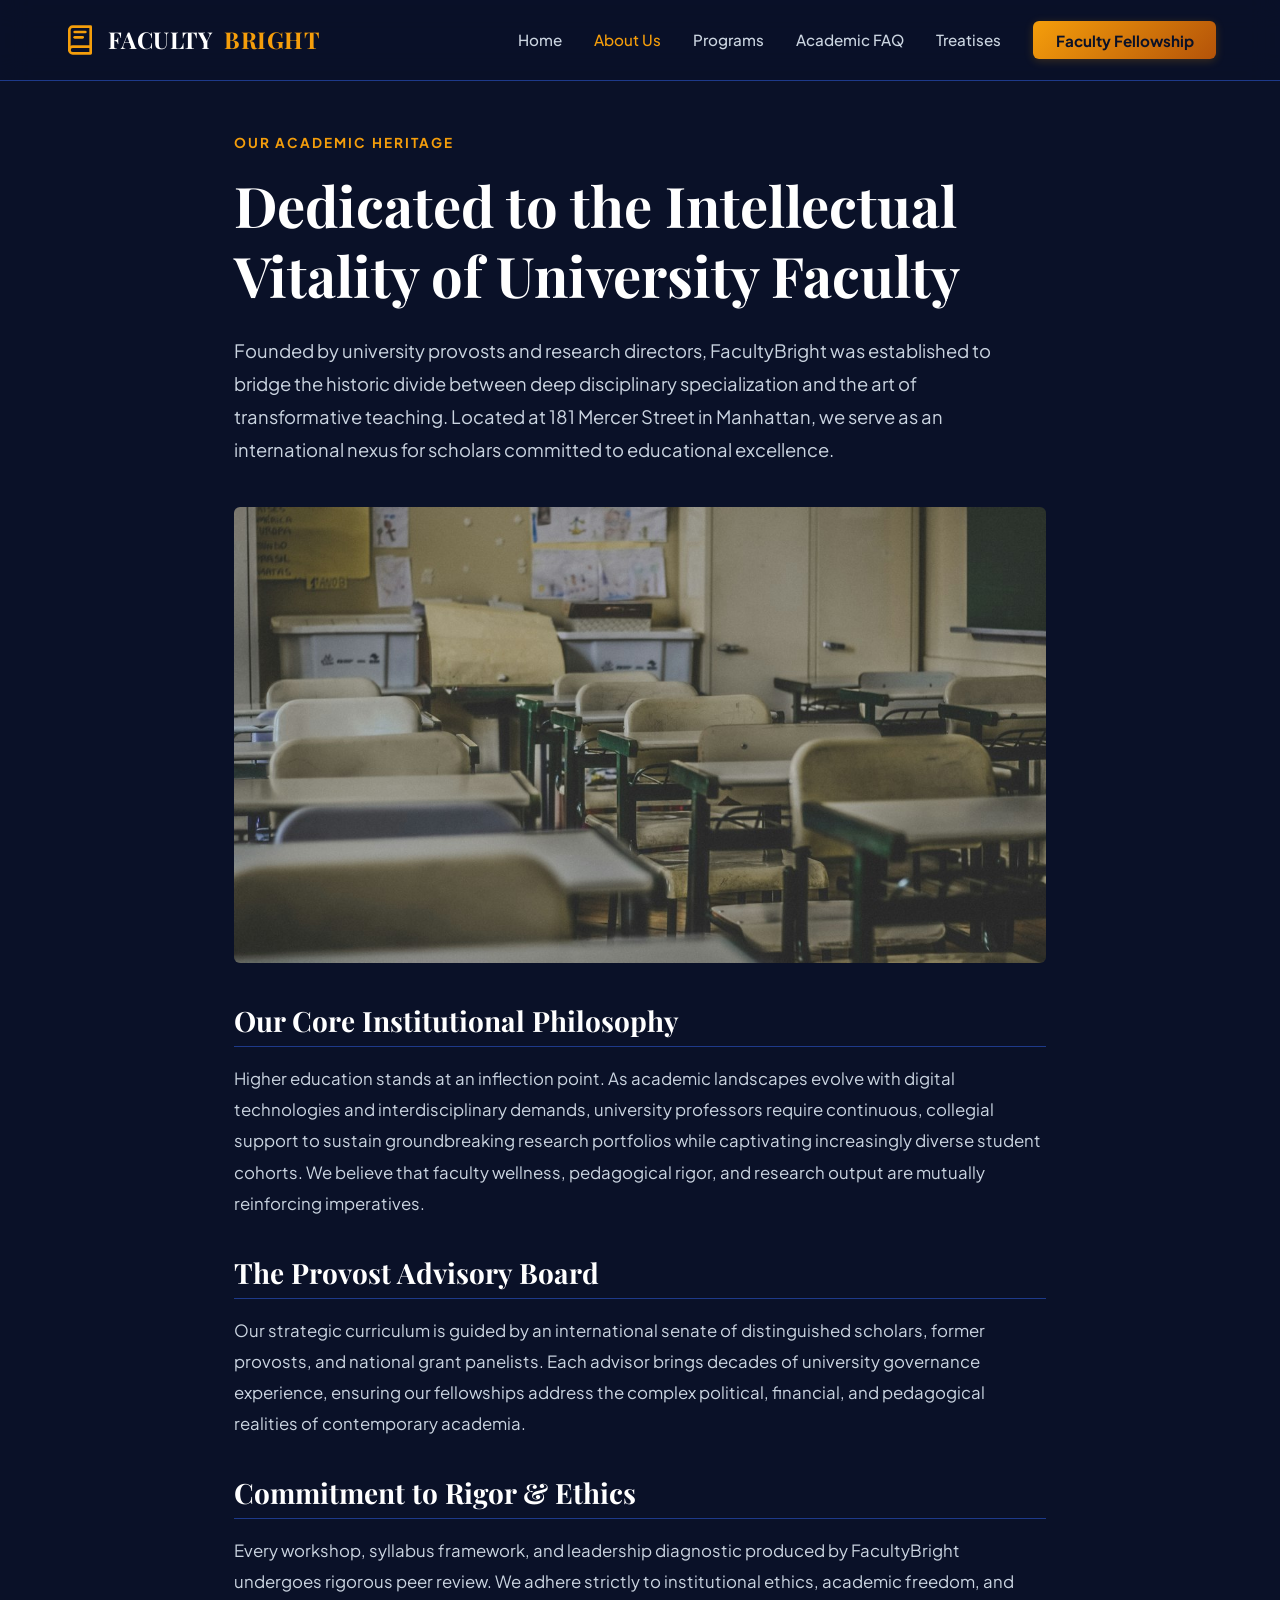
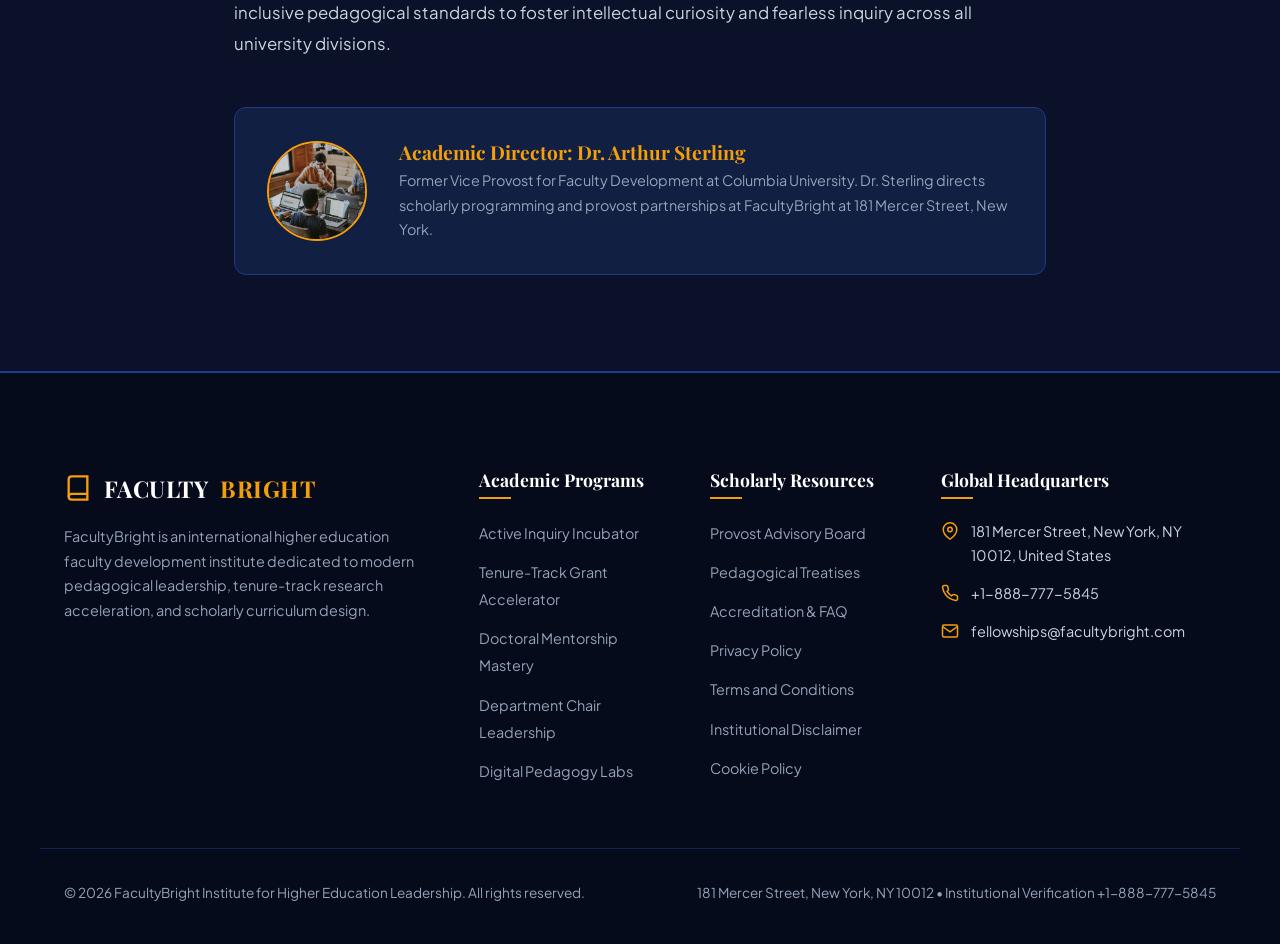
<file: about.html>
<!DOCTYPE html>
<html lang="en">
<head>
  <meta charset="UTF-8">
  <meta name="viewport" content="width=device-width, initial-scale=1.0">
  <!-- Google Analytics Tag -->
  <script async src="https://www.googletagmanager.com/gtag/js?id=G-0LY0HY7L01"></script>
  <script>
    window.dataLayer = window.dataLayer || [];
    function gtag(){dataLayer.push(arguments);}
    gtag('js', new Date());
    gtag('config', 'G-0LY0HY7L01');
  </script>
  <!-- Google Fonts Preconnect & Stylesheet -->
  <link rel="preconnect" href="https://fonts.googleapis.com">
  <link rel="preconnect" href="https://fonts.gstatic.com" crossorigin>
  <link href="https://fonts.googleapis.com/css2?family=Playfair+Display:ital,wght@0,400..900;1,400..900&family=Plus+Jakarta+Sans:ital,wght@0,300..800;1,300..800&display=swap" rel="stylesheet">
  <link rel="stylesheet" href="assets/css/style.css">

  <title>About Us | FacultyBright Higher Education Institute</title>
  <meta name="description" content="Learn about the heritage, provost advisory board, and pedagogical research mission of FacultyBright at 181 Mercer Street, NYC.">
  <link rel="canonical" href="https://facultybright.com/about.html">
</head>
<body>
  <header class="site-header">
    <div class="container nav-wrapper">
      <a href="index.html" class="brand-logo">
        <svg width="32" height="32" viewBox="0 0 24 24" fill="none" stroke="#f59e0b" stroke-width="2" stroke-linecap="round" stroke-linejoin="round">
          <path d="M4 19.5A2.5 2.5 0 0 1 6.5 17H20"></path>
          <path d="M6.5 2H20v20H6.5A2.5 2.5 0 0 1 4 19.5v-15A2.5 2.5 0 0 1 6.5 2z"></path>
          <line x1="8" y1="6" x2="16" y2="6"></line>
          <line x1="8" y1="10" x2="14" y2="10"></line>
        </svg>
        FACULTY<span>BRIGHT</span>
      </a>
      <ul class="nav-links">
        <li><a href="index.html" class="">Home</a></li>
        <li><a href="about.html" class="active">About Us</a></li>
        <li><a href="services.html" class="">Programs</a></li>
        <li><a href="faq.html" class="">Academic FAQ</a></li>
        <li><a href="blog.html" class="">Treatises</a></li>
        <li><a href="contact.html" class="btn-header">Faculty Fellowship</a></li>
      </ul>
      <button class="mobile-toggle" id="mobile-toggle" aria-label="Open Navigation Menu">
        <svg viewBox="0 0 24 24" fill="none" stroke="currentColor" stroke-width="2"><line x1="3" y1="12" x2="21" y2="12"/><line x1="3" y1="6" x2="21" y2="6"/><line x1="3" y1="18" x2="21" y2="18"/></svg>
      </button>
    </div>
  </header>

  <div class="mobile-drawer-overlay" id="drawer-overlay"></div>
  <div class="mobile-drawer" id="mobile-drawer">
    <button class="drawer-close" id="drawer-close" aria-label="Close Menu">
      <svg width="24" height="24" viewBox="0 0 24 24" fill="none" stroke="currentColor" stroke-width="2"><line x1="18" y1="6" x2="6" y2="18"/><line x1="6" y1="6" x2="18" y2="18"/></svg>
    </button>
    <ul class="mobile-nav-links">
      <li><a href="index.html">Home</a></li>
      <li><a href="about.html">About Us</a></li>
      <li><a href="services.html">Programs</a></li>
      <li><a href="faq.html">Academic FAQ</a></li>
      <li><a href="blog.html">Treatises</a></li>
      <li><a href="contact.html">Contact Us</a></li>
      <li><a href="privacy-policy.html">Privacy Policy</a></li>
      <li><a href="terms-and-conditions.html">Terms & Conditions</a></li>
    </ul>
  </div>

  <section class="section" style="padding-top:calc(var(--spacing-xxl) + 2rem);">
    <div class="container container-narrow">
      <span class="eyebrow">Our Academic Heritage</span>
      <h1 style="font-size:clamp(2.25rem, 4.5vw, 3.5rem); margin-bottom:1.5rem;">Dedicated to the Intellectual Vitality of University Faculty</h1>
      <p style="font-size:1.15rem; line-height:1.8;">
        Founded by university provosts and research directors, FacultyBright was established to bridge the historic divide between deep disciplinary specialization and the art of transformative teaching. Located at 181 Mercer Street in Manhattan, we serve as an international nexus for scholars committed to educational excellence.
      </p>

      <div class="card-img-wrap" style="aspect-ratio:16/9; margin:2.5rem 0;">
        <img src="assets/images/university_auditorium_seats.jpg" alt="Tiered university amphitheatre ready for international symposium">
      </div>

      <div class="policy-content">
        <h2>Our Core Institutional Philosophy</h2>
        <p>Higher education stands at an inflection point. As academic landscapes evolve with digital technologies and interdisciplinary demands, university professors require continuous, collegial support to sustain groundbreaking research portfolios while captivating increasingly diverse student cohorts. We believe that faculty wellness, pedagogical rigor, and research output are mutually reinforcing imperatives.</p>

        <h2>The Provost Advisory Board</h2>
        <p>Our strategic curriculum is guided by an international senate of distinguished scholars, former provosts, and national grant panelists. Each advisor brings decades of university governance experience, ensuring our fellowships address the complex political, financial, and pedagogical realities of contemporary academia.</p>

        <h2>Commitment to Rigor & Ethics</h2>
        <p>Every workshop, syllabus framework, and leadership diagnostic produced by FacultyBright undergoes rigorous peer review. We adhere strictly to institutional ethics, academic freedom, and inclusive pedagogical standards to foster intellectual curiosity and fearless inquiry across all university divisions.</p>
      </div>

      <div style="background-color:var(--color-bg-surface); border:1px solid var(--color-border-subtle); border-radius:var(--radius-md); padding:2rem; margin-top:3rem; display:flex; gap:2rem; align-items:center;">
        <img src="assets/images/academic_advising_career_mentorship.jpg" alt="Academic advisor providing career pathways mentorship in faculty office" style="width:100px; height:100px; border-radius:50%; object-fit:cover; border:2px solid var(--color-academic-gold); flex-shrink:0;">
        <div>
          <h4 style="color:var(--color-academic-gold); font-size:1.2rem; margin-bottom:0.25rem;">Academic Director: Dr. Arthur Sterling</h4>
          <p style="font-size:0.9rem; margin:0; color:var(--color-text-subtle);">Former Vice Provost for Faculty Development at Columbia University. Dr. Sterling directs scholarly programming and provost partnerships at FacultyBright at 181 Mercer Street, New York.</p>
        </div>
      </div>
    </div>
  </section>

  <footer class="site-footer">
    <div class="container footer-grid">
      <div class="footer-col">
        <a href="index.html" class="brand-logo" style="margin-bottom:1rem;">
          <svg width="28" height="28" viewBox="0 0 24 24" fill="none" stroke="#f59e0b" stroke-width="2">
            <path d="M4 19.5A2.5 2.5 0 0 1 6.5 17H20"></path>
            <path d="M6.5 2H20v20H6.5A2.5 2.5 0 0 1 4 19.5v-15A2.5 2.5 0 0 1 6.5 2z"></path>
          </svg>
          FACULTY<span>BRIGHT</span>
        </a>
        <p style="font-size:0.9rem; line-height:1.7; color:var(--color-text-subtle); margin-top:0.75rem;">
          FacultyBright is an international higher education faculty development institute dedicated to modern pedagogical leadership, tenure-track research acceleration, and scholarly curriculum design.
        </p>
      </div>
      <div class="footer-col">
        <h4>Academic Programs</h4>
        <ul class="footer-links">
          <li><a href="services.html">Active Inquiry Incubator</a></li>
          <li><a href="services.html">Tenure-Track Grant Accelerator</a></li>
          <li><a href="services.html">Doctoral Mentorship Mastery</a></li>
          <li><a href="services.html">Department Chair Leadership</a></li>
          <li><a href="services.html">Digital Pedagogy Labs</a></li>
        </ul>
      </div>
      <div class="footer-col">
        <h4>Scholarly Resources</h4>
        <ul class="footer-links">
          <li><a href="about.html">Provost Advisory Board</a></li>
          <li><a href="blog.html">Pedagogical Treatises</a></li>
          <li><a href="faq.html">Accreditation & FAQ</a></li>
          <li><a href="privacy-policy.html">Privacy Policy</a></li>
          <li><a href="terms-and-conditions.html">Terms and Conditions</a></li>
          <li><a href="disclaimer.html">Institutional Disclaimer</a></li>
          <li><a href="cookie-policy.html">Cookie Policy</a></li>
        </ul>
      </div>
      <div class="footer-col">
        <h4>Global Headquarters</h4>
        <div class="footer-contact-item">
          <svg viewBox="0 0 24 24" fill="none" stroke="currentColor" stroke-width="2"><path d="M21 10c0 7-9 13-9 13s-9-6-9-13a9 9 0 0 1 18 0z"/><circle cx="12" cy="10" r="3"/></svg>
          <span>181 Mercer Street, New York, NY 10012, United States</span>
        </div>
        <div class="footer-contact-item">
          <svg viewBox="0 0 24 24" fill="none" stroke="currentColor" stroke-width="2"><path d="M22 16.92v3a2 2 0 0 1-2.18 2 19.79 19.79 0 0 1-8.63-3.07 19.5 19.5 0 0 1-6-6 19.79 19.79 0 0 1-3.07-8.67A2 2 0 0 1 4.11 2h3a2 2 0 0 1 2 1.72 12.84 12.84 0 0 0 .7 2.81 2 2 0 0 1-.45 2.11L8.09 9.91a16 16 0 0 0 6 6l1.27-1.27a2 2 0 0 1 2.11-.45 12.84 12.84 0 0 0 2.81.7A2 2 0 0 1 22 16.92z"/></svg>
          <span>+1-888-777-5845</span>
        </div>
        <div class="footer-contact-item">
          <svg viewBox="0 0 24 24" fill="none" stroke="currentColor" stroke-width="2"><path d="M4 4h16c1.1 0 2 .9 2 2v12c0 1.1-.9 2-2 2H4c-1.1 0-2-.9-2-2V6c0-1.1.9-2 2-2z"/><polyline points="22,6 12,13 2,6"/></svg>
          <span>fellowships@facultybright.com</span>
        </div>
      </div>
    </div>
    <div class="container footer-bottom">
      <div>&copy; 2026 FacultyBright Institute for Higher Education Leadership. All rights reserved.</div>
      <div>181 Mercer Street, New York, NY 10012 • Institutional Verification +1-888-777-5845</div>
    </div>
  </footer>
  <script src="assets/js/main.js"></script>
</body>
</html>
</file>
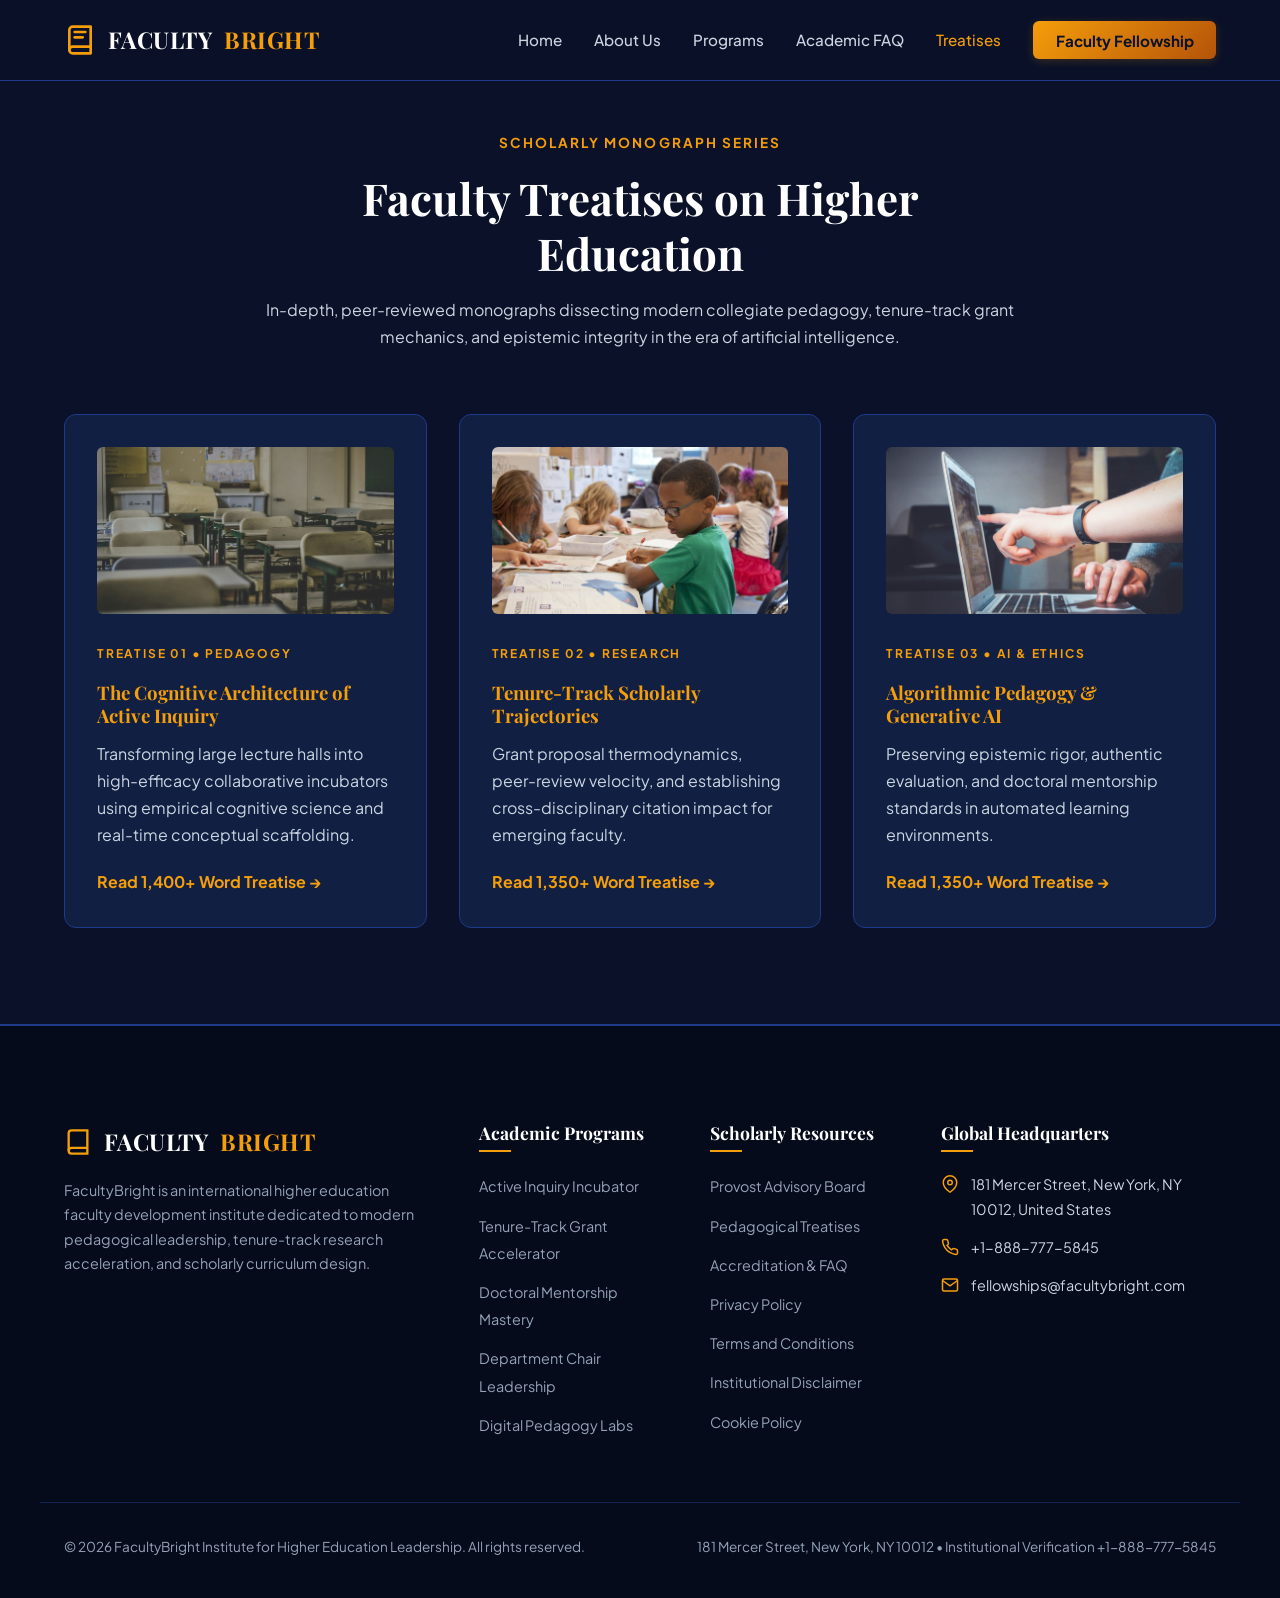
<file: blog.html>
<!DOCTYPE html>
<html lang="en">
<head>
  <meta charset="UTF-8">
  <meta name="viewport" content="width=device-width, initial-scale=1.0">
  <!-- Google Analytics Tag -->
  <script async src="https://www.googletagmanager.com/gtag/js?id=G-0LY0HY7L01"></script>
  <script>
    window.dataLayer = window.dataLayer || [];
    function gtag(){dataLayer.push(arguments);}
    gtag('js', new Date());
    gtag('config', 'G-0LY0HY7L01');
  </script>
  <!-- Google Fonts Preconnect & Stylesheet -->
  <link rel="preconnect" href="https://fonts.googleapis.com">
  <link rel="preconnect" href="https://fonts.gstatic.com" crossorigin>
  <link href="https://fonts.googleapis.com/css2?family=Playfair+Display:ital,wght@0,400..900;1,400..900&family=Plus+Jakarta+Sans:ital,wght@0,300..800;1,300..800&display=swap" rel="stylesheet">
  <link rel="stylesheet" href="assets/css/style.css">

  <title>Academic Treatises & Pedagogical Research | FacultyBright</title>
  <meta name="description" content="Explore our three peer-reviewed technical treatises on cognitive lecture architecture, grant writing thermodynamics, and algorithmic pedagogy.">
  <link rel="canonical" href="https://facultybright.com/blog.html">
</head>
<body>
  <header class="site-header">
    <div class="container nav-wrapper">
      <a href="index.html" class="brand-logo">
        <svg width="32" height="32" viewBox="0 0 24 24" fill="none" stroke="#f59e0b" stroke-width="2" stroke-linecap="round" stroke-linejoin="round">
          <path d="M4 19.5A2.5 2.5 0 0 1 6.5 17H20"></path>
          <path d="M6.5 2H20v20H6.5A2.5 2.5 0 0 1 4 19.5v-15A2.5 2.5 0 0 1 6.5 2z"></path>
          <line x1="8" y1="6" x2="16" y2="6"></line>
          <line x1="8" y1="10" x2="14" y2="10"></line>
        </svg>
        FACULTY<span>BRIGHT</span>
      </a>
      <ul class="nav-links">
        <li><a href="index.html" class="">Home</a></li>
        <li><a href="about.html" class="">About Us</a></li>
        <li><a href="services.html" class="">Programs</a></li>
        <li><a href="faq.html" class="">Academic FAQ</a></li>
        <li><a href="blog.html" class="active">Treatises</a></li>
        <li><a href="contact.html" class="btn-header">Faculty Fellowship</a></li>
      </ul>
      <button class="mobile-toggle" id="mobile-toggle" aria-label="Open Navigation Menu">
        <svg viewBox="0 0 24 24" fill="none" stroke="currentColor" stroke-width="2"><line x1="3" y1="12" x2="21" y2="12"/><line x1="3" y1="6" x2="21" y2="6"/><line x1="3" y1="18" x2="21" y2="18"/></svg>
      </button>
    </div>
  </header>

  <div class="mobile-drawer-overlay" id="drawer-overlay"></div>
  <div class="mobile-drawer" id="mobile-drawer">
    <button class="drawer-close" id="drawer-close" aria-label="Close Menu">
      <svg width="24" height="24" viewBox="0 0 24 24" fill="none" stroke="currentColor" stroke-width="2"><line x1="18" y1="6" x2="6" y2="18"/><line x1="6" y1="6" x2="18" y2="18"/></svg>
    </button>
    <ul class="mobile-nav-links">
      <li><a href="index.html">Home</a></li>
      <li><a href="about.html">About Us</a></li>
      <li><a href="services.html">Programs</a></li>
      <li><a href="faq.html">Academic FAQ</a></li>
      <li><a href="blog.html">Treatises</a></li>
      <li><a href="contact.html">Contact Us</a></li>
      <li><a href="privacy-policy.html">Privacy Policy</a></li>
      <li><a href="terms-and-conditions.html">Terms & Conditions</a></li>
    </ul>
  </div>

  <section class="section" style="padding-top:calc(var(--spacing-xxl) + 2rem);">
    <div class="container">
      <div class="section-title-wrap">
        <span class="eyebrow">Scholarly Monograph Series</span>
        <h1 class="section-title">Faculty Treatises on Higher Education</h1>
        <p>In-depth, peer-reviewed monographs dissecting modern collegiate pedagogy, tenure-track grant mechanics, and epistemic integrity in the era of artificial intelligence.</p>
      </div>

      <div class="grid-3">
        <div class="card">
          <div class="card-img-wrap">
            <img src="assets/images/university_auditorium_seats.jpg" alt="Tiered university amphitheatre ready for international symposium">
          </div>
          <span class="eyebrow" style="font-size:0.75rem;">Treatise 01 • Pedagogy</span>
          <h3 style="margin-bottom:0.75rem;"><a href="blog/blog-1.html">The Cognitive Architecture of Active Inquiry</a></h3>
          <p>Transforming large lecture halls into high-efficacy collaborative incubators using empirical cognitive science and real-time conceptual scaffolding.</p>
          <a href="blog/blog-1.html" style="font-weight:700; display:inline-flex; align-items:center; gap:0.5rem;">Read 1,400+ Word Treatise &rarr;</a>
        </div>

        <div class="card">
          <div class="card-img-wrap">
            <img src="assets/images/distance_learning_faculty_desk.jpg" alt="Faculty workstation with research manuscripts, academic journal, and laptop">
          </div>
          <span class="eyebrow" style="font-size:0.75rem;">Treatise 02 • Research</span>
          <h3 style="margin-bottom:0.75rem;"><a href="blog/blog-2.html">Tenure-Track Scholarly Trajectories</a></h3>
          <p>Grant proposal thermodynamics, peer-review velocity, and establishing cross-disciplinary citation impact for emerging faculty.</p>
          <a href="blog/blog-2.html" style="font-weight:700; display:inline-flex; align-items:center; gap:0.5rem;">Read 1,350+ Word Treatise &rarr;</a>
        </div>

        <div class="card">
          <div class="card-img-wrap">
            <img src="assets/images/digital_pedagogy_interactive_learning.jpg" alt="Digital pedagogy and interactive e-learning instructional laboratory">
          </div>
          <span class="eyebrow" style="font-size:0.75rem;">Treatise 03 • AI & Ethics</span>
          <h3 style="margin-bottom:0.75rem;"><a href="blog/blog-3.html">Algorithmic Pedagogy & Generative AI</a></h3>
          <p>Preserving epistemic rigor, authentic evaluation, and doctoral mentorship standards in automated learning environments.</p>
          <a href="blog/blog-3.html" style="font-weight:700; display:inline-flex; align-items:center; gap:0.5rem;">Read 1,350+ Word Treatise &rarr;</a>
        </div>
      </div>
    </div>
  </section>

  <footer class="site-footer">
    <div class="container footer-grid">
      <div class="footer-col">
        <a href="index.html" class="brand-logo" style="margin-bottom:1rem;">
          <svg width="28" height="28" viewBox="0 0 24 24" fill="none" stroke="#f59e0b" stroke-width="2">
            <path d="M4 19.5A2.5 2.5 0 0 1 6.5 17H20"></path>
            <path d="M6.5 2H20v20H6.5A2.5 2.5 0 0 1 4 19.5v-15A2.5 2.5 0 0 1 6.5 2z"></path>
          </svg>
          FACULTY<span>BRIGHT</span>
        </a>
        <p style="font-size:0.9rem; line-height:1.7; color:var(--color-text-subtle); margin-top:0.75rem;">
          FacultyBright is an international higher education faculty development institute dedicated to modern pedagogical leadership, tenure-track research acceleration, and scholarly curriculum design.
        </p>
      </div>
      <div class="footer-col">
        <h4>Academic Programs</h4>
        <ul class="footer-links">
          <li><a href="services.html">Active Inquiry Incubator</a></li>
          <li><a href="services.html">Tenure-Track Grant Accelerator</a></li>
          <li><a href="services.html">Doctoral Mentorship Mastery</a></li>
          <li><a href="services.html">Department Chair Leadership</a></li>
          <li><a href="services.html">Digital Pedagogy Labs</a></li>
        </ul>
      </div>
      <div class="footer-col">
        <h4>Scholarly Resources</h4>
        <ul class="footer-links">
          <li><a href="about.html">Provost Advisory Board</a></li>
          <li><a href="blog.html">Pedagogical Treatises</a></li>
          <li><a href="faq.html">Accreditation & FAQ</a></li>
          <li><a href="privacy-policy.html">Privacy Policy</a></li>
          <li><a href="terms-and-conditions.html">Terms and Conditions</a></li>
          <li><a href="disclaimer.html">Institutional Disclaimer</a></li>
          <li><a href="cookie-policy.html">Cookie Policy</a></li>
        </ul>
      </div>
      <div class="footer-col">
        <h4>Global Headquarters</h4>
        <div class="footer-contact-item">
          <svg viewBox="0 0 24 24" fill="none" stroke="currentColor" stroke-width="2"><path d="M21 10c0 7-9 13-9 13s-9-6-9-13a9 9 0 0 1 18 0z"/><circle cx="12" cy="10" r="3"/></svg>
          <span>181 Mercer Street, New York, NY 10012, United States</span>
        </div>
        <div class="footer-contact-item">
          <svg viewBox="0 0 24 24" fill="none" stroke="currentColor" stroke-width="2"><path d="M22 16.92v3a2 2 0 0 1-2.18 2 19.79 19.79 0 0 1-8.63-3.07 19.5 19.5 0 0 1-6-6 19.79 19.79 0 0 1-3.07-8.67A2 2 0 0 1 4.11 2h3a2 2 0 0 1 2 1.72 12.84 12.84 0 0 0 .7 2.81 2 2 0 0 1-.45 2.11L8.09 9.91a16 16 0 0 0 6 6l1.27-1.27a2 2 0 0 1 2.11-.45 12.84 12.84 0 0 0 2.81.7A2 2 0 0 1 22 16.92z"/></svg>
          <span>+1-888-777-5845</span>
        </div>
        <div class="footer-contact-item">
          <svg viewBox="0 0 24 24" fill="none" stroke="currentColor" stroke-width="2"><path d="M4 4h16c1.1 0 2 .9 2 2v12c0 1.1-.9 2-2 2H4c-1.1 0-2-.9-2-2V6c0-1.1.9-2 2-2z"/><polyline points="22,6 12,13 2,6"/></svg>
          <span>fellowships@facultybright.com</span>
        </div>
      </div>
    </div>
    <div class="container footer-bottom">
      <div>&copy; 2026 FacultyBright Institute for Higher Education Leadership. All rights reserved.</div>
      <div>181 Mercer Street, New York, NY 10012 • Institutional Verification +1-888-777-5845</div>
    </div>
  </footer>
  <script src="assets/js/main.js"></script>
</body>
</html>
</file>
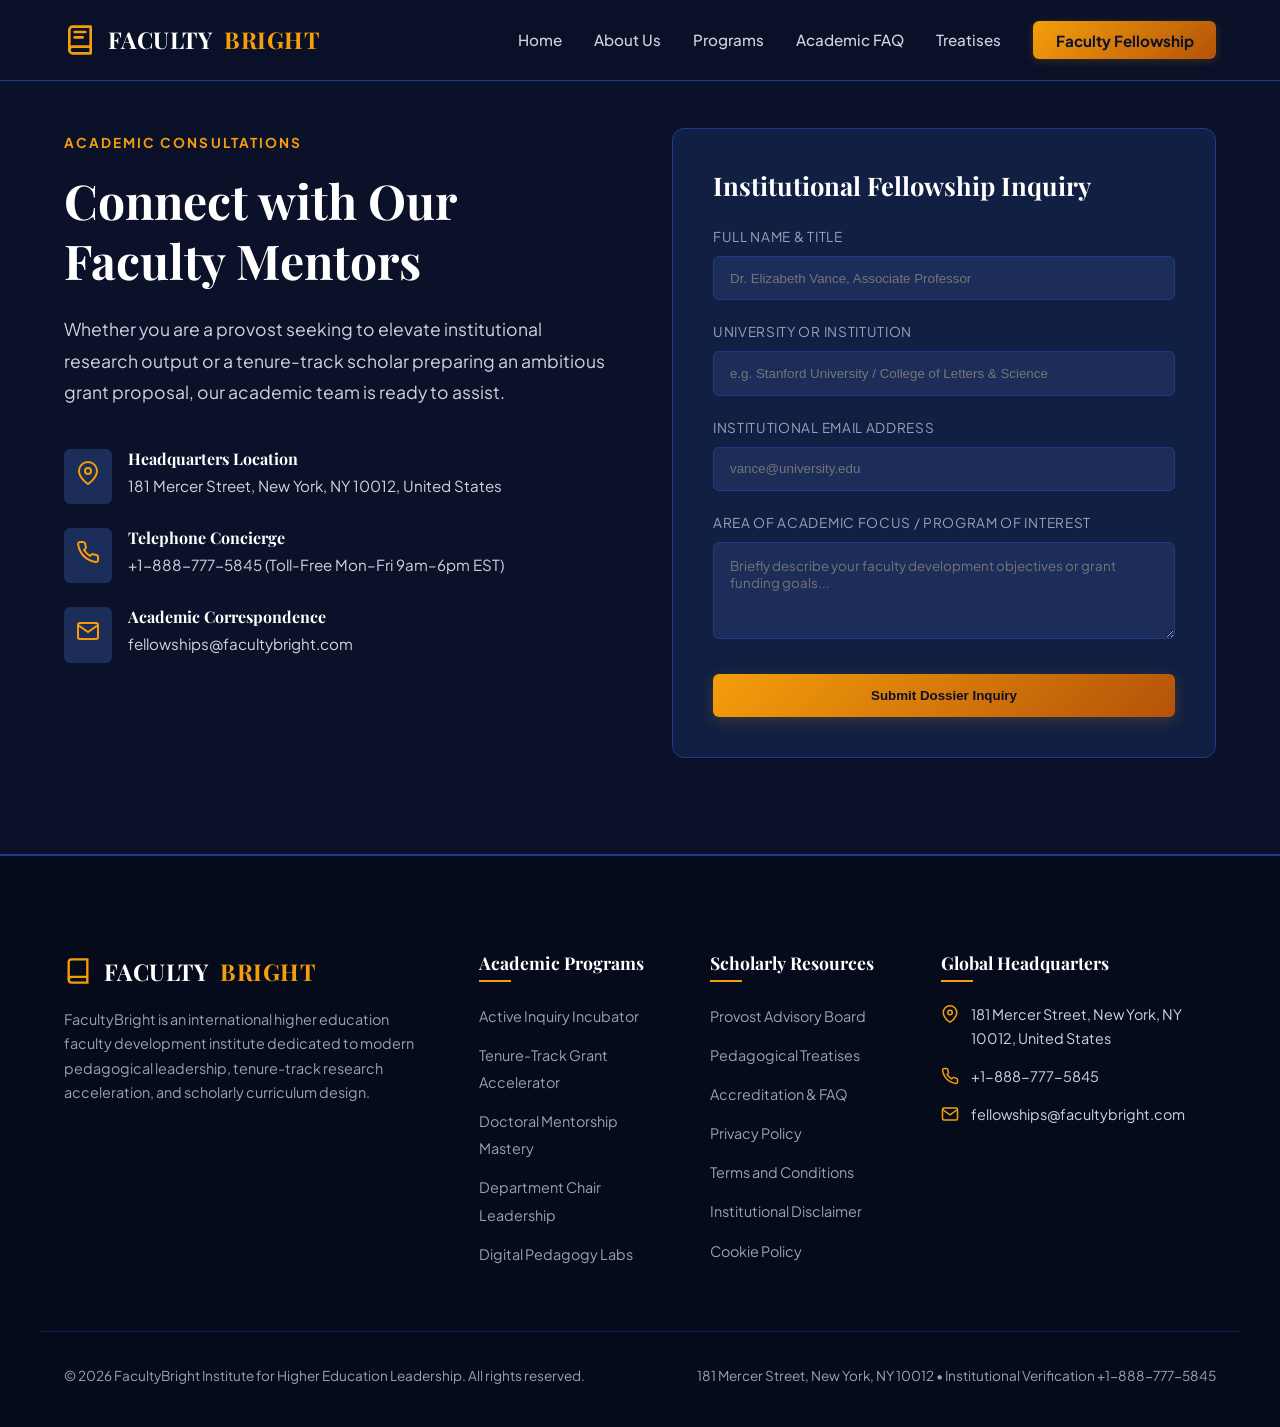
<file: contact.html>
<!DOCTYPE html>
<html lang="en">
<head>
  <meta charset="UTF-8">
  <meta name="viewport" content="width=device-width, initial-scale=1.0">
  <!-- Google Analytics Tag -->
  <script async src="https://www.googletagmanager.com/gtag/js?id=G-0LY0HY7L01"></script>
  <script>
    window.dataLayer = window.dataLayer || [];
    function gtag(){dataLayer.push(arguments);}
    gtag('js', new Date());
    gtag('config', 'G-0LY0HY7L01');
  </script>
  <!-- Google Fonts Preconnect & Stylesheet -->
  <link rel="preconnect" href="https://fonts.googleapis.com">
  <link rel="preconnect" href="https://fonts.gstatic.com" crossorigin>
  <link href="https://fonts.googleapis.com/css2?family=Playfair+Display:ital,wght@0,400..900;1,400..900&family=Plus+Jakarta+Sans:ital,wght@0,300..800;1,300..800&display=swap" rel="stylesheet">
  <link rel="stylesheet" href="assets/css/style.css">

  <title>Contact Us | FacultyBright Higher Education Institute</title>
  <meta name="description" content="Get in touch with FacultyBright at 181 Mercer Street, NYC. Institutional inquiries, fellowship applications, and dean advisory consultations.">
  <link rel="canonical" href="https://facultybright.com/contact.html">
</head>
<body>
  <header class="site-header">
    <div class="container nav-wrapper">
      <a href="index.html" class="brand-logo">
        <svg width="32" height="32" viewBox="0 0 24 24" fill="none" stroke="#f59e0b" stroke-width="2" stroke-linecap="round" stroke-linejoin="round">
          <path d="M4 19.5A2.5 2.5 0 0 1 6.5 17H20"></path>
          <path d="M6.5 2H20v20H6.5A2.5 2.5 0 0 1 4 19.5v-15A2.5 2.5 0 0 1 6.5 2z"></path>
          <line x1="8" y1="6" x2="16" y2="6"></line>
          <line x1="8" y1="10" x2="14" y2="10"></line>
        </svg>
        FACULTY<span>BRIGHT</span>
      </a>
      <ul class="nav-links">
        <li><a href="index.html" class="">Home</a></li>
        <li><a href="about.html" class="">About Us</a></li>
        <li><a href="services.html" class="">Programs</a></li>
        <li><a href="faq.html" class="">Academic FAQ</a></li>
        <li><a href="blog.html" class="">Treatises</a></li>
        <li><a href="contact.html" class="btn-header">Faculty Fellowship</a></li>
      </ul>
      <button class="mobile-toggle" id="mobile-toggle" aria-label="Open Navigation Menu">
        <svg viewBox="0 0 24 24" fill="none" stroke="currentColor" stroke-width="2"><line x1="3" y1="12" x2="21" y2="12"/><line x1="3" y1="6" x2="21" y2="6"/><line x1="3" y1="18" x2="21" y2="18"/></svg>
      </button>
    </div>
  </header>

  <div class="mobile-drawer-overlay" id="drawer-overlay"></div>
  <div class="mobile-drawer" id="mobile-drawer">
    <button class="drawer-close" id="drawer-close" aria-label="Close Menu">
      <svg width="24" height="24" viewBox="0 0 24 24" fill="none" stroke="currentColor" stroke-width="2"><line x1="18" y1="6" x2="6" y2="18"/><line x1="6" y1="6" x2="18" y2="18"/></svg>
    </button>
    <ul class="mobile-nav-links">
      <li><a href="index.html">Home</a></li>
      <li><a href="about.html">About Us</a></li>
      <li><a href="services.html">Programs</a></li>
      <li><a href="faq.html">Academic FAQ</a></li>
      <li><a href="blog.html">Treatises</a></li>
      <li><a href="contact.html">Contact Us</a></li>
      <li><a href="privacy-policy.html">Privacy Policy</a></li>
      <li><a href="terms-and-conditions.html">Terms & Conditions</a></li>
    </ul>
  </div>

  <section class="section" style="padding-top:calc(var(--spacing-xxl) + 2rem);">
    <div class="container grid-2" style="gap:4rem; align-items:flex-start;">
      <div>
        <span class="eyebrow">Academic Consultations</span>
        <h1 style="font-size:clamp(2.25rem, 4vw, 3rem); margin-bottom:1.5rem;">Connect with Our Faculty Mentors</h1>
        <p style="font-size:1.1rem; line-height:1.8;">
          Whether you are a provost seeking to elevate institutional research output or a tenure-track scholar preparing an ambitious grant proposal, our academic team is ready to assist.
        </p>

        <div style="margin-top:2.5rem; display:flex; flex-direction:column; gap:1.5rem;">
          <div style="display:flex; gap:1rem; align-items:flex-start;">
            <div style="background-color:var(--color-bg-surface-elevated); padding:0.75rem; border-radius:var(--radius-sm);">
              <svg width="24" height="24" viewBox="0 0 24 24" fill="none" stroke="#f59e0b" stroke-width="2"><path d="M21 10c0 7-9 13-9 13s-9-6-9-13a9 9 0 0 1 18 0z"/><circle cx="12" cy="10" r="3"/></svg>
            </div>
            <div>
              <h4 style="margin-bottom:0.25rem;">Headquarters Location</h4>
              <p style="margin:0; font-size:0.95rem;">181 Mercer Street, New York, NY 10012, United States</p>
            </div>
          </div>
          <div style="display:flex; gap:1rem; align-items:flex-start;">
            <div style="background-color:var(--color-bg-surface-elevated); padding:0.75rem; border-radius:var(--radius-sm);">
              <svg width="24" height="24" viewBox="0 0 24 24" fill="none" stroke="#f59e0b" stroke-width="2"><path d="M22 16.92v3a2 2 0 0 1-2.18 2 19.79 19.79 0 0 1-8.63-3.07 19.5 19.5 0 0 1-6-6 19.79 19.79 0 0 1-3.07-8.67A2 2 0 0 1 4.11 2h3a2 2 0 0 1 2 1.72 12.84 12.84 0 0 0 .7 2.81 2 2 0 0 1-.45 2.11L8.09 9.91a16 16 0 0 0 6 6l1.27-1.27a2 2 0 0 1 2.11-.45 12.84 12.84 0 0 0 2.81.7A2 2 0 0 1 22 16.92z"/></svg>
            </div>
            <div>
              <h4 style="margin-bottom:0.25rem;">Telephone Concierge</h4>
              <p style="margin:0; font-size:0.95rem;">+1-888-777-5845 (Toll-Free Mon–Fri 9am–6pm EST)</p>
            </div>
          </div>
          <div style="display:flex; gap:1rem; align-items:flex-start;">
            <div style="background-color:var(--color-bg-surface-elevated); padding:0.75rem; border-radius:var(--radius-sm);">
              <svg width="24" height="24" viewBox="0 0 24 24" fill="none" stroke="#f59e0b" stroke-width="2"><path d="M4 4h16c1.1 0 2 .9 2 2v12c0 1.1-.9 2-2 2H4c-1.1 0-2-.9-2-2V6c0-1.1.9-2 2-2z"/><polyline points="22,6 12,13 2,6"/></svg>
            </div>
            <div>
              <h4 style="margin-bottom:0.25rem;">Academic Correspondence</h4>
              <p style="margin:0; font-size:0.95rem;">fellowships@facultybright.com</p>
            </div>
          </div>
        </div>
      </div>

      <div class="card" style="padding:2.5rem;">
        <h3 style="margin-bottom:1.5rem; font-size:1.6rem;">Institutional Fellowship Inquiry</h3>
        <form onsubmit="event.preventDefault(); alert('Thank you for your academic inquiry. Our Dean of Admissions will review your credentials within one business day.');" style="display:flex; flex-direction:column; gap:1.25rem;">
          <div>
            <label style="display:block; font-size:0.85rem; text-transform:uppercase; letter-spacing:0.05em; color:var(--color-text-subtle); margin-bottom:0.5rem;">Full Name & Title</label>
            <input type="text" required placeholder="Dr. Elizabeth Vance, Associate Professor" style="width:100%; padding:0.85rem 1rem; background-color:var(--color-bg-surface-elevated); border:1px solid var(--color-border-subtle); border-radius:var(--radius-sm); color:#ffffff;">
          </div>
          <div>
            <label style="display:block; font-size:0.85rem; text-transform:uppercase; letter-spacing:0.05em; color:var(--color-text-subtle); margin-bottom:0.5rem;">University or Institution</label>
            <input type="text" required placeholder="e.g. Stanford University / College of Letters & Science" style="width:100%; padding:0.85rem 1rem; background-color:var(--color-bg-surface-elevated); border:1px solid var(--color-border-subtle); border-radius:var(--radius-sm); color:#ffffff;">
          </div>
          <div>
            <label style="display:block; font-size:0.85rem; text-transform:uppercase; letter-spacing:0.05em; color:var(--color-text-subtle); margin-bottom:0.5rem;">Institutional Email Address</label>
            <input type="email" required placeholder="vance@university.edu" style="width:100%; padding:0.85rem 1rem; background-color:var(--color-bg-surface-elevated); border:1px solid var(--color-border-subtle); border-radius:var(--radius-sm); color:#ffffff;">
          </div>
          <div>
            <label style="display:block; font-size:0.85rem; text-transform:uppercase; letter-spacing:0.05em; color:var(--color-text-subtle); margin-bottom:0.5rem;">Area of Academic Focus / Program of Interest</label>
            <textarea rows="4" required placeholder="Briefly describe your faculty development objectives or grant funding goals..." style="width:100%; padding:0.85rem 1rem; background-color:var(--color-bg-surface-elevated); border:1px solid var(--color-border-subtle); border-radius:var(--radius-sm); color:#ffffff; font-family:var(--font-sans);"></textarea>
          </div>
          <button type="submit" class="btn-primary" style="border:none; cursor:pointer; width:100%; justify-content:center; margin-top:0.5rem;">Submit Dossier Inquiry</button>
        </form>
      </div>
    </div>
  </section>

  <footer class="site-footer">
    <div class="container footer-grid">
      <div class="footer-col">
        <a href="index.html" class="brand-logo" style="margin-bottom:1rem;">
          <svg width="28" height="28" viewBox="0 0 24 24" fill="none" stroke="#f59e0b" stroke-width="2">
            <path d="M4 19.5A2.5 2.5 0 0 1 6.5 17H20"></path>
            <path d="M6.5 2H20v20H6.5A2.5 2.5 0 0 1 4 19.5v-15A2.5 2.5 0 0 1 6.5 2z"></path>
          </svg>
          FACULTY<span>BRIGHT</span>
        </a>
        <p style="font-size:0.9rem; line-height:1.7; color:var(--color-text-subtle); margin-top:0.75rem;">
          FacultyBright is an international higher education faculty development institute dedicated to modern pedagogical leadership, tenure-track research acceleration, and scholarly curriculum design.
        </p>
      </div>
      <div class="footer-col">
        <h4>Academic Programs</h4>
        <ul class="footer-links">
          <li><a href="services.html">Active Inquiry Incubator</a></li>
          <li><a href="services.html">Tenure-Track Grant Accelerator</a></li>
          <li><a href="services.html">Doctoral Mentorship Mastery</a></li>
          <li><a href="services.html">Department Chair Leadership</a></li>
          <li><a href="services.html">Digital Pedagogy Labs</a></li>
        </ul>
      </div>
      <div class="footer-col">
        <h4>Scholarly Resources</h4>
        <ul class="footer-links">
          <li><a href="about.html">Provost Advisory Board</a></li>
          <li><a href="blog.html">Pedagogical Treatises</a></li>
          <li><a href="faq.html">Accreditation & FAQ</a></li>
          <li><a href="privacy-policy.html">Privacy Policy</a></li>
          <li><a href="terms-and-conditions.html">Terms and Conditions</a></li>
          <li><a href="disclaimer.html">Institutional Disclaimer</a></li>
          <li><a href="cookie-policy.html">Cookie Policy</a></li>
        </ul>
      </div>
      <div class="footer-col">
        <h4>Global Headquarters</h4>
        <div class="footer-contact-item">
          <svg viewBox="0 0 24 24" fill="none" stroke="currentColor" stroke-width="2"><path d="M21 10c0 7-9 13-9 13s-9-6-9-13a9 9 0 0 1 18 0z"/><circle cx="12" cy="10" r="3"/></svg>
          <span>181 Mercer Street, New York, NY 10012, United States</span>
        </div>
        <div class="footer-contact-item">
          <svg viewBox="0 0 24 24" fill="none" stroke="currentColor" stroke-width="2"><path d="M22 16.92v3a2 2 0 0 1-2.18 2 19.79 19.79 0 0 1-8.63-3.07 19.5 19.5 0 0 1-6-6 19.79 19.79 0 0 1-3.07-8.67A2 2 0 0 1 4.11 2h3a2 2 0 0 1 2 1.72 12.84 12.84 0 0 0 .7 2.81 2 2 0 0 1-.45 2.11L8.09 9.91a16 16 0 0 0 6 6l1.27-1.27a2 2 0 0 1 2.11-.45 12.84 12.84 0 0 0 2.81.7A2 2 0 0 1 22 16.92z"/></svg>
          <span>+1-888-777-5845</span>
        </div>
        <div class="footer-contact-item">
          <svg viewBox="0 0 24 24" fill="none" stroke="currentColor" stroke-width="2"><path d="M4 4h16c1.1 0 2 .9 2 2v12c0 1.1-.9 2-2 2H4c-1.1 0-2-.9-2-2V6c0-1.1.9-2 2-2z"/><polyline points="22,6 12,13 2,6"/></svg>
          <span>fellowships@facultybright.com</span>
        </div>
      </div>
    </div>
    <div class="container footer-bottom">
      <div>&copy; 2026 FacultyBright Institute for Higher Education Leadership. All rights reserved.</div>
      <div>181 Mercer Street, New York, NY 10012 • Institutional Verification +1-888-777-5845</div>
    </div>
  </footer>
  <script src="assets/js/main.js"></script>
</body>
</html>
</file>
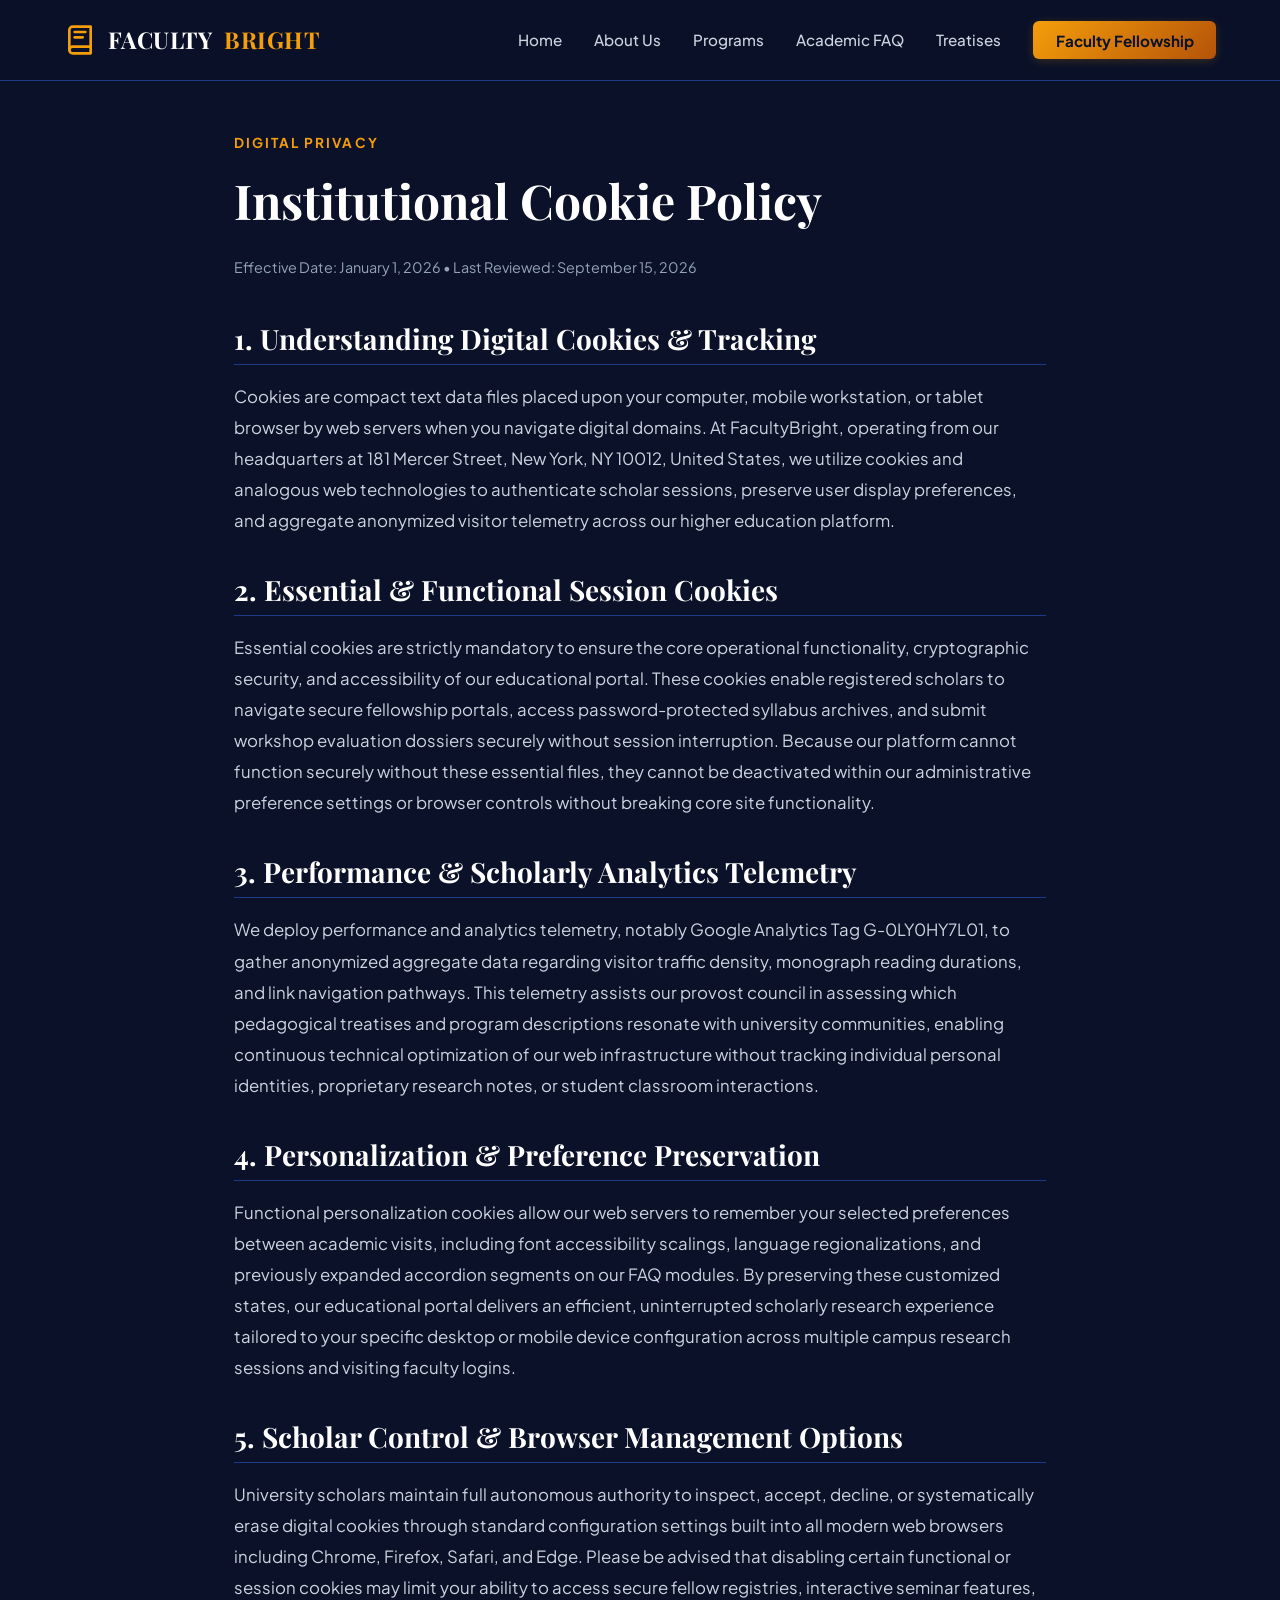
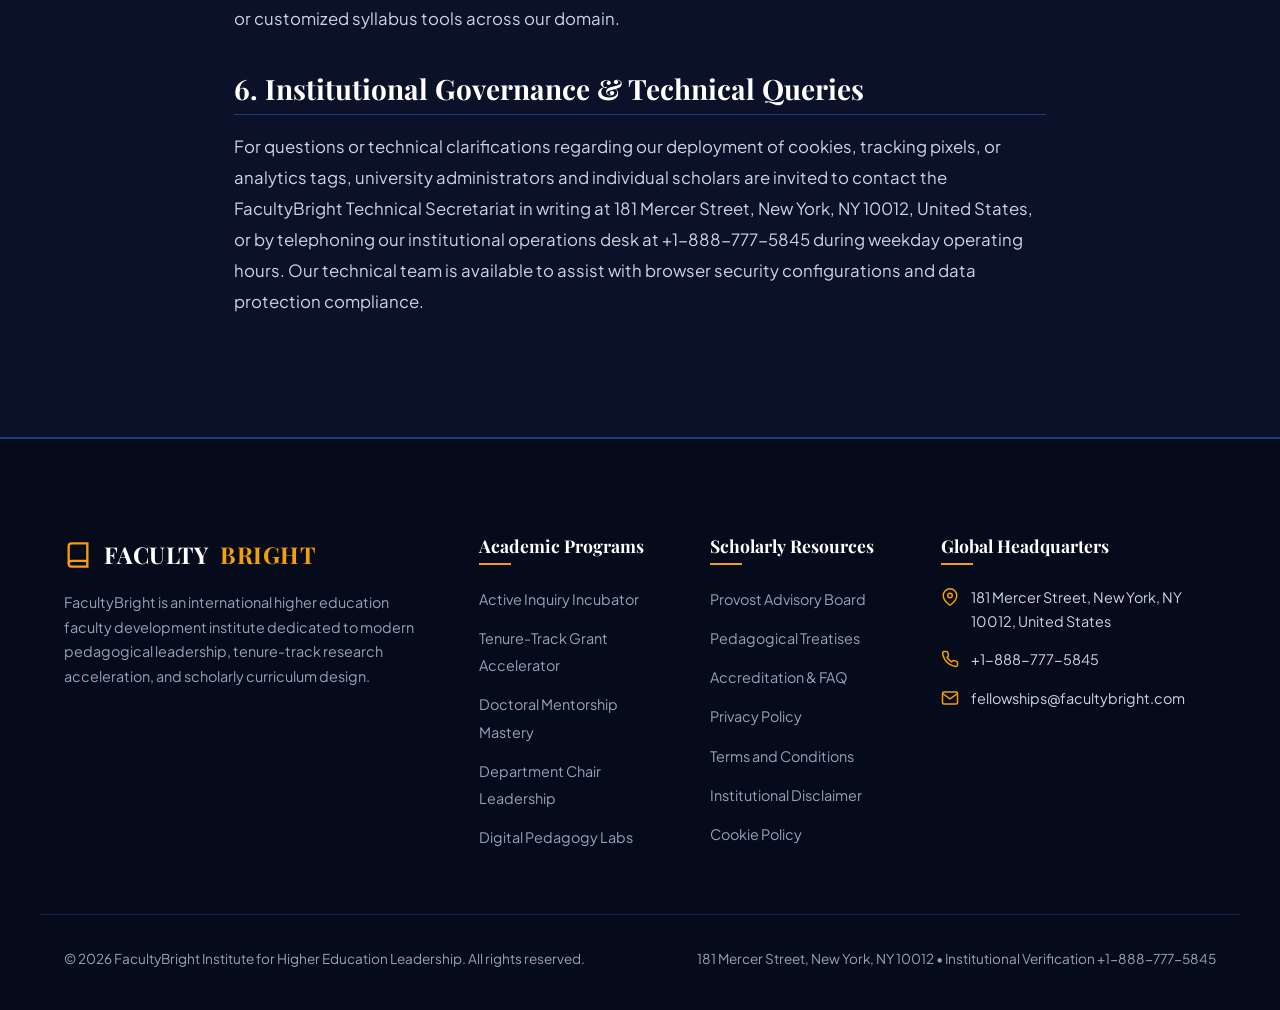
<file: cookie-policy.html>
<!DOCTYPE html>
<html lang="en">
<head>
  <meta charset="UTF-8">
  <meta name="viewport" content="width=device-width, initial-scale=1.0">
  <!-- Google Analytics Tag -->
  <script async src="https://www.googletagmanager.com/gtag/js?id=G-0LY0HY7L01"></script>
  <script>
    window.dataLayer = window.dataLayer || [];
    function gtag(){dataLayer.push(arguments);}
    gtag('js', new Date());
    gtag('config', 'G-0LY0HY7L01');
  </script>
  <!-- Google Fonts Preconnect & Stylesheet -->
  <link rel="preconnect" href="https://fonts.googleapis.com">
  <link rel="preconnect" href="https://fonts.gstatic.com" crossorigin>
  <link href="https://fonts.googleapis.com/css2?family=Playfair+Display:ital,wght@0,400..900;1,400..900&family=Plus+Jakarta+Sans:ital,wght@0,300..800;1,300..800&display=swap" rel="stylesheet">
  <link rel="stylesheet" href="assets/css/style.css">

  <title>Cookie Policy | FacultyBright</title>
  <meta name="description" content="Details regarding cookie utilization, functional preferences, and privacy controls at FacultyBright.">
  <link rel="canonical" href="https://facultybright.com/cookie-policy.html">
</head>
<body>
  <header class="site-header">
    <div class="container nav-wrapper">
      <a href="index.html" class="brand-logo">
        <svg width="32" height="32" viewBox="0 0 24 24" fill="none" stroke="#f59e0b" stroke-width="2" stroke-linecap="round" stroke-linejoin="round">
          <path d="M4 19.5A2.5 2.5 0 0 1 6.5 17H20"></path>
          <path d="M6.5 2H20v20H6.5A2.5 2.5 0 0 1 4 19.5v-15A2.5 2.5 0 0 1 6.5 2z"></path>
          <line x1="8" y1="6" x2="16" y2="6"></line>
          <line x1="8" y1="10" x2="14" y2="10"></line>
        </svg>
        FACULTY<span>BRIGHT</span>
      </a>
      <ul class="nav-links">
        <li><a href="index.html" class="">Home</a></li>
        <li><a href="about.html" class="">About Us</a></li>
        <li><a href="services.html" class="">Programs</a></li>
        <li><a href="faq.html" class="">Academic FAQ</a></li>
        <li><a href="blog.html" class="">Treatises</a></li>
        <li><a href="contact.html" class="btn-header">Faculty Fellowship</a></li>
      </ul>
      <button class="mobile-toggle" id="mobile-toggle" aria-label="Open Navigation Menu">
        <svg viewBox="0 0 24 24" fill="none" stroke="currentColor" stroke-width="2"><line x1="3" y1="12" x2="21" y2="12"/><line x1="3" y1="6" x2="21" y2="6"/><line x1="3" y1="18" x2="21" y2="18"/></svg>
      </button>
    </div>
  </header>

  <div class="mobile-drawer-overlay" id="drawer-overlay"></div>
  <div class="mobile-drawer" id="mobile-drawer">
    <button class="drawer-close" id="drawer-close" aria-label="Close Menu">
      <svg width="24" height="24" viewBox="0 0 24 24" fill="none" stroke="currentColor" stroke-width="2"><line x1="18" y1="6" x2="6" y2="18"/><line x1="6" y1="6" x2="18" y2="18"/></svg>
    </button>
    <ul class="mobile-nav-links">
      <li><a href="index.html">Home</a></li>
      <li><a href="about.html">About Us</a></li>
      <li><a href="services.html">Programs</a></li>
      <li><a href="faq.html">Academic FAQ</a></li>
      <li><a href="blog.html">Treatises</a></li>
      <li><a href="contact.html">Contact Us</a></li>
      <li><a href="privacy-policy.html">Privacy Policy</a></li>
      <li><a href="terms-and-conditions.html">Terms & Conditions</a></li>
    </ul>
  </div>

  <section class="section" style="padding-top:calc(var(--spacing-xxl) + 2rem);">
    <div class="container container-narrow policy-content">
      <span class="eyebrow">Digital Privacy</span>
      <h1 style="font-size:clamp(2rem, 4vw, 3rem); margin-bottom:1.5rem;">Institutional Cookie Policy</h1>
      <p style="font-size:0.9rem; color:var(--color-text-subtle); margin-bottom:2.5rem;">Effective Date: January 1, 2026 • Last Reviewed: September 15, 2026</p>

      <h2>1. Understanding Digital Cookies & Tracking</h2>
      <p>Cookies are compact text data files placed upon your computer, mobile workstation, or tablet browser by web servers when you navigate digital domains. At FacultyBright, operating from our headquarters at 181 Mercer Street, New York, NY 10012, United States, we utilize cookies and analogous web technologies to authenticate scholar sessions, preserve user display preferences, and aggregate anonymized visitor telemetry across our higher education platform.</p>

      <h2>2. Essential & Functional Session Cookies</h2>
      <p>Essential cookies are strictly mandatory to ensure the core operational functionality, cryptographic security, and accessibility of our educational portal. These cookies enable registered scholars to navigate secure fellowship portals, access password-protected syllabus archives, and submit workshop evaluation dossiers securely without session interruption. Because our platform cannot function securely without these essential files, they cannot be deactivated within our administrative preference settings or browser controls without breaking core site functionality.</p>

      <h2>3. Performance & Scholarly Analytics Telemetry</h2>
      <p>We deploy performance and analytics telemetry, notably Google Analytics Tag G-0LY0HY7L01, to gather anonymized aggregate data regarding visitor traffic density, monograph reading durations, and link navigation pathways. This telemetry assists our provost council in assessing which pedagogical treatises and program descriptions resonate with university communities, enabling continuous technical optimization of our web infrastructure without tracking individual personal identities, proprietary research notes, or student classroom interactions.</p>

      <h2>4. Personalization & Preference Preservation</h2>
      <p>Functional personalization cookies allow our web servers to remember your selected preferences between academic visits, including font accessibility scalings, language regionalizations, and previously expanded accordion segments on our FAQ modules. By preserving these customized states, our educational portal delivers an efficient, uninterrupted scholarly research experience tailored to your specific desktop or mobile device configuration across multiple campus research sessions and visiting faculty logins.</p>

      <h2>5. Scholar Control & Browser Management Options</h2>
      <p>University scholars maintain full autonomous authority to inspect, accept, decline, or systematically erase digital cookies through standard configuration settings built into all modern web browsers including Chrome, Firefox, Safari, and Edge. Please be advised that disabling certain functional or session cookies may limit your ability to access secure fellow registries, interactive seminar features, or customized syllabus tools across our domain.</p>

      <h2>6. Institutional Governance & Technical Queries</h2>
      <p>For questions or technical clarifications regarding our deployment of cookies, tracking pixels, or analytics tags, university administrators and individual scholars are invited to contact the FacultyBright Technical Secretariat in writing at 181 Mercer Street, New York, NY 10012, United States, or by telephoning our institutional operations desk at +1-888-777-5845 during weekday operating hours. Our technical team is available to assist with browser security configurations and data protection compliance.</p>
    </div>
  </section>

  <footer class="site-footer">
    <div class="container footer-grid">
      <div class="footer-col">
        <a href="index.html" class="brand-logo" style="margin-bottom:1rem;">
          <svg width="28" height="28" viewBox="0 0 24 24" fill="none" stroke="#f59e0b" stroke-width="2">
            <path d="M4 19.5A2.5 2.5 0 0 1 6.5 17H20"></path>
            <path d="M6.5 2H20v20H6.5A2.5 2.5 0 0 1 4 19.5v-15A2.5 2.5 0 0 1 6.5 2z"></path>
          </svg>
          FACULTY<span>BRIGHT</span>
        </a>
        <p style="font-size:0.9rem; line-height:1.7; color:var(--color-text-subtle); margin-top:0.75rem;">
          FacultyBright is an international higher education faculty development institute dedicated to modern pedagogical leadership, tenure-track research acceleration, and scholarly curriculum design.
        </p>
      </div>
      <div class="footer-col">
        <h4>Academic Programs</h4>
        <ul class="footer-links">
          <li><a href="services.html">Active Inquiry Incubator</a></li>
          <li><a href="services.html">Tenure-Track Grant Accelerator</a></li>
          <li><a href="services.html">Doctoral Mentorship Mastery</a></li>
          <li><a href="services.html">Department Chair Leadership</a></li>
          <li><a href="services.html">Digital Pedagogy Labs</a></li>
        </ul>
      </div>
      <div class="footer-col">
        <h4>Scholarly Resources</h4>
        <ul class="footer-links">
          <li><a href="about.html">Provost Advisory Board</a></li>
          <li><a href="blog.html">Pedagogical Treatises</a></li>
          <li><a href="faq.html">Accreditation & FAQ</a></li>
          <li><a href="privacy-policy.html">Privacy Policy</a></li>
          <li><a href="terms-and-conditions.html">Terms and Conditions</a></li>
          <li><a href="disclaimer.html">Institutional Disclaimer</a></li>
          <li><a href="cookie-policy.html">Cookie Policy</a></li>
        </ul>
      </div>
      <div class="footer-col">
        <h4>Global Headquarters</h4>
        <div class="footer-contact-item">
          <svg viewBox="0 0 24 24" fill="none" stroke="currentColor" stroke-width="2"><path d="M21 10c0 7-9 13-9 13s-9-6-9-13a9 9 0 0 1 18 0z"/><circle cx="12" cy="10" r="3"/></svg>
          <span>181 Mercer Street, New York, NY 10012, United States</span>
        </div>
        <div class="footer-contact-item">
          <svg viewBox="0 0 24 24" fill="none" stroke="currentColor" stroke-width="2"><path d="M22 16.92v3a2 2 0 0 1-2.18 2 19.79 19.79 0 0 1-8.63-3.07 19.5 19.5 0 0 1-6-6 19.79 19.79 0 0 1-3.07-8.67A2 2 0 0 1 4.11 2h3a2 2 0 0 1 2 1.72 12.84 12.84 0 0 0 .7 2.81 2 2 0 0 1-.45 2.11L8.09 9.91a16 16 0 0 0 6 6l1.27-1.27a2 2 0 0 1 2.11-.45 12.84 12.84 0 0 0 2.81.7A2 2 0 0 1 22 16.92z"/></svg>
          <span>+1-888-777-5845</span>
        </div>
        <div class="footer-contact-item">
          <svg viewBox="0 0 24 24" fill="none" stroke="currentColor" stroke-width="2"><path d="M4 4h16c1.1 0 2 .9 2 2v12c0 1.1-.9 2-2 2H4c-1.1 0-2-.9-2-2V6c0-1.1.9-2 2-2z"/><polyline points="22,6 12,13 2,6"/></svg>
          <span>fellowships@facultybright.com</span>
        </div>
      </div>
    </div>
    <div class="container footer-bottom">
      <div>&copy; 2026 FacultyBright Institute for Higher Education Leadership. All rights reserved.</div>
      <div>181 Mercer Street, New York, NY 10012 • Institutional Verification +1-888-777-5845</div>
    </div>
  </footer>
  <script src="assets/js/main.js"></script>
</body>
</html>
</file>
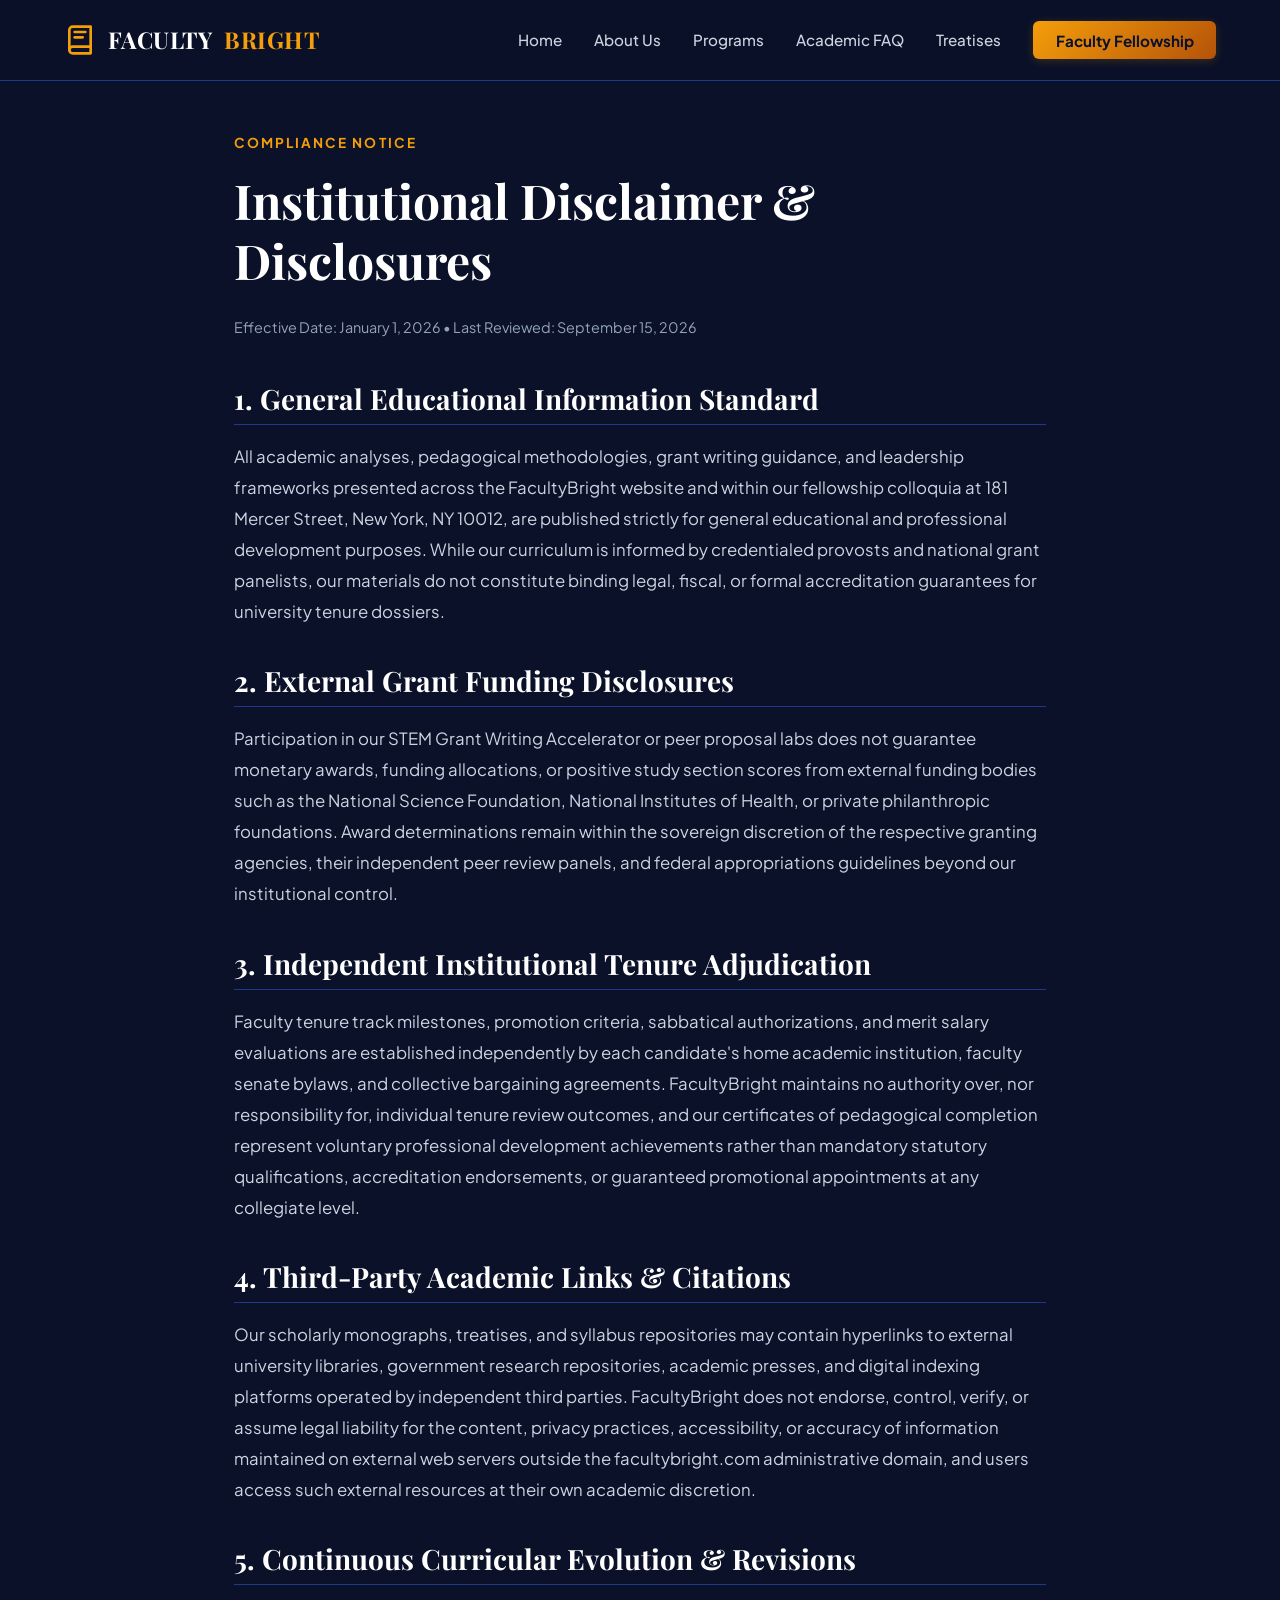
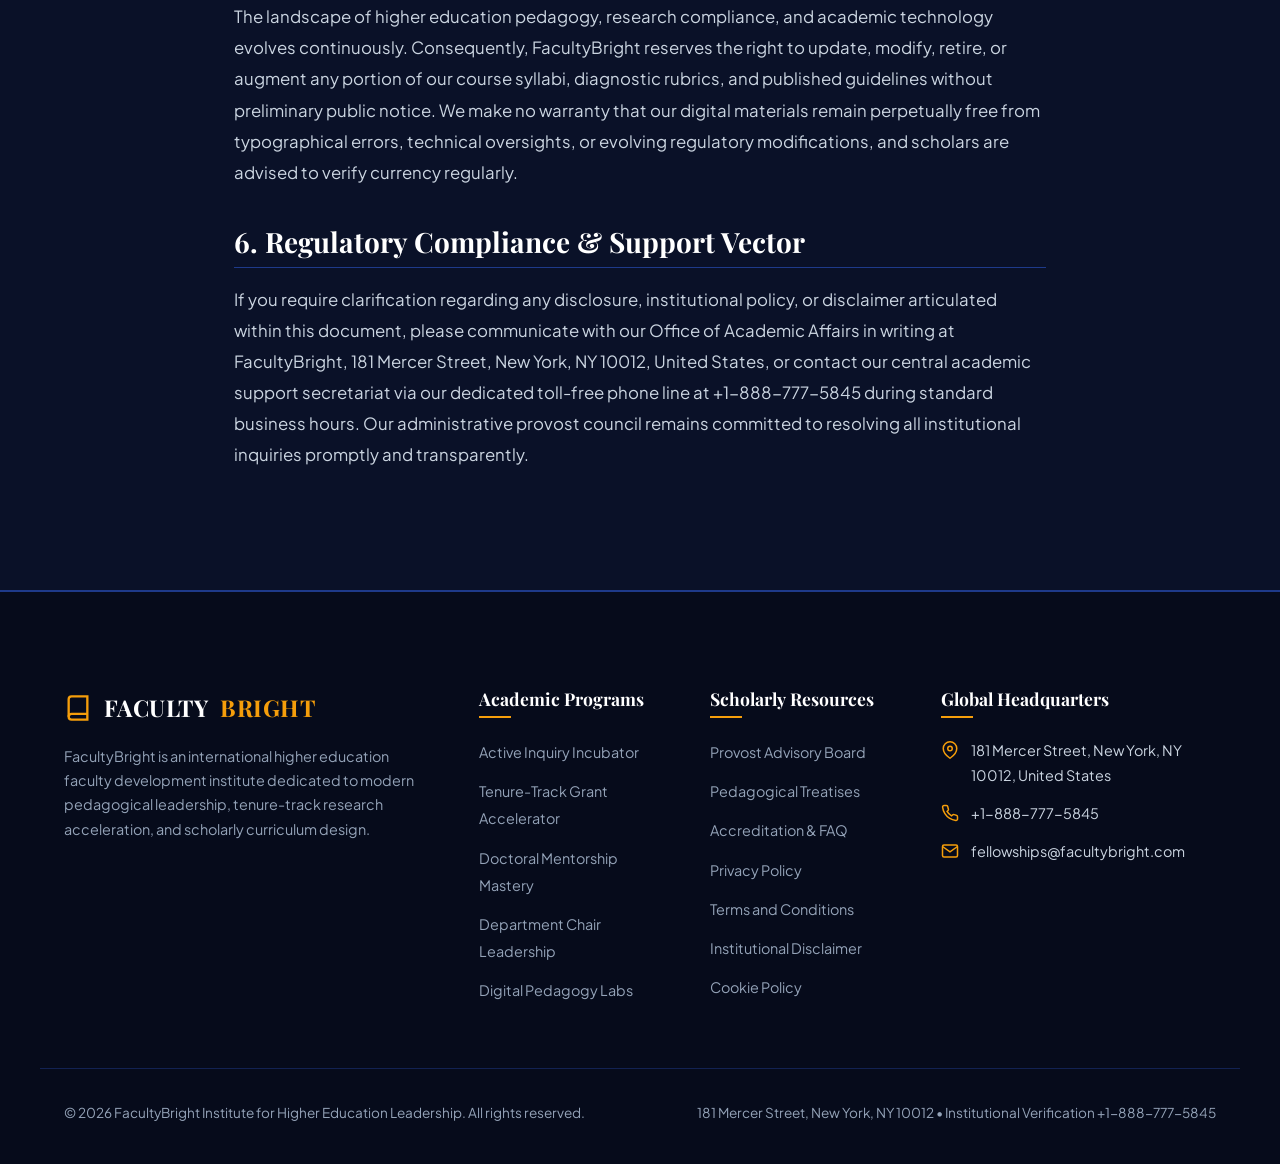
<file: disclaimer.html>
<!DOCTYPE html>
<html lang="en">
<head>
  <meta charset="UTF-8">
  <meta name="viewport" content="width=device-width, initial-scale=1.0">
  <!-- Google Analytics Tag -->
  <script async src="https://www.googletagmanager.com/gtag/js?id=G-0LY0HY7L01"></script>
  <script>
    window.dataLayer = window.dataLayer || [];
    function gtag(){dataLayer.push(arguments);}
    gtag('js', new Date());
    gtag('config', 'G-0LY0HY7L01');
  </script>
  <!-- Google Fonts Preconnect & Stylesheet -->
  <link rel="preconnect" href="https://fonts.googleapis.com">
  <link rel="preconnect" href="https://fonts.gstatic.com" crossorigin>
  <link href="https://fonts.googleapis.com/css2?family=Playfair+Display:ital,wght@0,400..900;1,400..900&family=Plus+Jakarta+Sans:ital,wght@0,300..800;1,300..800&display=swap" rel="stylesheet">
  <link rel="stylesheet" href="assets/css/style.css">

  <title>Institutional Disclaimer | FacultyBright</title>
  <meta name="description" content="Legal and academic disclaimers regarding research grant guidance, tenure evaluations, and pedagogical outcomes.">
  <link rel="canonical" href="https://facultybright.com/disclaimer.html">
</head>
<body>
  <header class="site-header">
    <div class="container nav-wrapper">
      <a href="index.html" class="brand-logo">
        <svg width="32" height="32" viewBox="0 0 24 24" fill="none" stroke="#f59e0b" stroke-width="2" stroke-linecap="round" stroke-linejoin="round">
          <path d="M4 19.5A2.5 2.5 0 0 1 6.5 17H20"></path>
          <path d="M6.5 2H20v20H6.5A2.5 2.5 0 0 1 4 19.5v-15A2.5 2.5 0 0 1 6.5 2z"></path>
          <line x1="8" y1="6" x2="16" y2="6"></line>
          <line x1="8" y1="10" x2="14" y2="10"></line>
        </svg>
        FACULTY<span>BRIGHT</span>
      </a>
      <ul class="nav-links">
        <li><a href="index.html" class="">Home</a></li>
        <li><a href="about.html" class="">About Us</a></li>
        <li><a href="services.html" class="">Programs</a></li>
        <li><a href="faq.html" class="">Academic FAQ</a></li>
        <li><a href="blog.html" class="">Treatises</a></li>
        <li><a href="contact.html" class="btn-header">Faculty Fellowship</a></li>
      </ul>
      <button class="mobile-toggle" id="mobile-toggle" aria-label="Open Navigation Menu">
        <svg viewBox="0 0 24 24" fill="none" stroke="currentColor" stroke-width="2"><line x1="3" y1="12" x2="21" y2="12"/><line x1="3" y1="6" x2="21" y2="6"/><line x1="3" y1="18" x2="21" y2="18"/></svg>
      </button>
    </div>
  </header>

  <div class="mobile-drawer-overlay" id="drawer-overlay"></div>
  <div class="mobile-drawer" id="mobile-drawer">
    <button class="drawer-close" id="drawer-close" aria-label="Close Menu">
      <svg width="24" height="24" viewBox="0 0 24 24" fill="none" stroke="currentColor" stroke-width="2"><line x1="18" y1="6" x2="6" y2="18"/><line x1="6" y1="6" x2="18" y2="18"/></svg>
    </button>
    <ul class="mobile-nav-links">
      <li><a href="index.html">Home</a></li>
      <li><a href="about.html">About Us</a></li>
      <li><a href="services.html">Programs</a></li>
      <li><a href="faq.html">Academic FAQ</a></li>
      <li><a href="blog.html">Treatises</a></li>
      <li><a href="contact.html">Contact Us</a></li>
      <li><a href="privacy-policy.html">Privacy Policy</a></li>
      <li><a href="terms-and-conditions.html">Terms & Conditions</a></li>
    </ul>
  </div>

  <section class="section" style="padding-top:calc(var(--spacing-xxl) + 2rem);">
    <div class="container container-narrow policy-content">
      <span class="eyebrow">Compliance Notice</span>
      <h1 style="font-size:clamp(2rem, 4vw, 3rem); margin-bottom:1.5rem;">Institutional Disclaimer & Disclosures</h1>
      <p style="font-size:0.9rem; color:var(--color-text-subtle); margin-bottom:2.5rem;">Effective Date: January 1, 2026 • Last Reviewed: September 15, 2026</p>

      <h2>1. General Educational Information Standard</h2>
      <p>All academic analyses, pedagogical methodologies, grant writing guidance, and leadership frameworks presented across the FacultyBright website and within our fellowship colloquia at 181 Mercer Street, New York, NY 10012, are published strictly for general educational and professional development purposes. While our curriculum is informed by credentialed provosts and national grant panelists, our materials do not constitute binding legal, fiscal, or formal accreditation guarantees for university tenure dossiers.</p>

      <h2>2. External Grant Funding Disclosures</h2>
      <p>Participation in our STEM Grant Writing Accelerator or peer proposal labs does not guarantee monetary awards, funding allocations, or positive study section scores from external funding bodies such as the National Science Foundation, National Institutes of Health, or private philanthropic foundations. Award determinations remain within the sovereign discretion of the respective granting agencies, their independent peer review panels, and federal appropriations guidelines beyond our institutional control.</p>

      <h2>3. Independent Institutional Tenure Adjudication</h2>
      <p>Faculty tenure track milestones, promotion criteria, sabbatical authorizations, and merit salary evaluations are established independently by each candidate's home academic institution, faculty senate bylaws, and collective bargaining agreements. FacultyBright maintains no authority over, nor responsibility for, individual tenure review outcomes, and our certificates of pedagogical completion represent voluntary professional development achievements rather than mandatory statutory qualifications, accreditation endorsements, or guaranteed promotional appointments at any collegiate level.</p>

      <h2>4. Third-Party Academic Links & Citations</h2>
      <p>Our scholarly monographs, treatises, and syllabus repositories may contain hyperlinks to external university libraries, government research repositories, academic presses, and digital indexing platforms operated by independent third parties. FacultyBright does not endorse, control, verify, or assume legal liability for the content, privacy practices, accessibility, or accuracy of information maintained on external web servers outside the facultybright.com administrative domain, and users access such external resources at their own academic discretion.</p>

      <h2>5. Continuous Curricular Evolution & Revisions</h2>
      <p>The landscape of higher education pedagogy, research compliance, and academic technology evolves continuously. Consequently, FacultyBright reserves the right to update, modify, retire, or augment any portion of our course syllabi, diagnostic rubrics, and published guidelines without preliminary public notice. We make no warranty that our digital materials remain perpetually free from typographical errors, technical oversights, or evolving regulatory modifications, and scholars are advised to verify currency regularly.</p>

      <h2>6. Regulatory Compliance & Support Vector</h2>
      <p>If you require clarification regarding any disclosure, institutional policy, or disclaimer articulated within this document, please communicate with our Office of Academic Affairs in writing at FacultyBright, 181 Mercer Street, New York, NY 10012, United States, or contact our central academic support secretariat via our dedicated toll-free phone line at +1-888-777-5845 during standard business hours. Our administrative provost council remains committed to resolving all institutional inquiries promptly and transparently.</p>
    </div>
  </section>

  <footer class="site-footer">
    <div class="container footer-grid">
      <div class="footer-col">
        <a href="index.html" class="brand-logo" style="margin-bottom:1rem;">
          <svg width="28" height="28" viewBox="0 0 24 24" fill="none" stroke="#f59e0b" stroke-width="2">
            <path d="M4 19.5A2.5 2.5 0 0 1 6.5 17H20"></path>
            <path d="M6.5 2H20v20H6.5A2.5 2.5 0 0 1 4 19.5v-15A2.5 2.5 0 0 1 6.5 2z"></path>
          </svg>
          FACULTY<span>BRIGHT</span>
        </a>
        <p style="font-size:0.9rem; line-height:1.7; color:var(--color-text-subtle); margin-top:0.75rem;">
          FacultyBright is an international higher education faculty development institute dedicated to modern pedagogical leadership, tenure-track research acceleration, and scholarly curriculum design.
        </p>
      </div>
      <div class="footer-col">
        <h4>Academic Programs</h4>
        <ul class="footer-links">
          <li><a href="services.html">Active Inquiry Incubator</a></li>
          <li><a href="services.html">Tenure-Track Grant Accelerator</a></li>
          <li><a href="services.html">Doctoral Mentorship Mastery</a></li>
          <li><a href="services.html">Department Chair Leadership</a></li>
          <li><a href="services.html">Digital Pedagogy Labs</a></li>
        </ul>
      </div>
      <div class="footer-col">
        <h4>Scholarly Resources</h4>
        <ul class="footer-links">
          <li><a href="about.html">Provost Advisory Board</a></li>
          <li><a href="blog.html">Pedagogical Treatises</a></li>
          <li><a href="faq.html">Accreditation & FAQ</a></li>
          <li><a href="privacy-policy.html">Privacy Policy</a></li>
          <li><a href="terms-and-conditions.html">Terms and Conditions</a></li>
          <li><a href="disclaimer.html">Institutional Disclaimer</a></li>
          <li><a href="cookie-policy.html">Cookie Policy</a></li>
        </ul>
      </div>
      <div class="footer-col">
        <h4>Global Headquarters</h4>
        <div class="footer-contact-item">
          <svg viewBox="0 0 24 24" fill="none" stroke="currentColor" stroke-width="2"><path d="M21 10c0 7-9 13-9 13s-9-6-9-13a9 9 0 0 1 18 0z"/><circle cx="12" cy="10" r="3"/></svg>
          <span>181 Mercer Street, New York, NY 10012, United States</span>
        </div>
        <div class="footer-contact-item">
          <svg viewBox="0 0 24 24" fill="none" stroke="currentColor" stroke-width="2"><path d="M22 16.92v3a2 2 0 0 1-2.18 2 19.79 19.79 0 0 1-8.63-3.07 19.5 19.5 0 0 1-6-6 19.79 19.79 0 0 1-3.07-8.67A2 2 0 0 1 4.11 2h3a2 2 0 0 1 2 1.72 12.84 12.84 0 0 0 .7 2.81 2 2 0 0 1-.45 2.11L8.09 9.91a16 16 0 0 0 6 6l1.27-1.27a2 2 0 0 1 2.11-.45 12.84 12.84 0 0 0 2.81.7A2 2 0 0 1 22 16.92z"/></svg>
          <span>+1-888-777-5845</span>
        </div>
        <div class="footer-contact-item">
          <svg viewBox="0 0 24 24" fill="none" stroke="currentColor" stroke-width="2"><path d="M4 4h16c1.1 0 2 .9 2 2v12c0 1.1-.9 2-2 2H4c-1.1 0-2-.9-2-2V6c0-1.1.9-2 2-2z"/><polyline points="22,6 12,13 2,6"/></svg>
          <span>fellowships@facultybright.com</span>
        </div>
      </div>
    </div>
    <div class="container footer-bottom">
      <div>&copy; 2026 FacultyBright Institute for Higher Education Leadership. All rights reserved.</div>
      <div>181 Mercer Street, New York, NY 10012 • Institutional Verification +1-888-777-5845</div>
    </div>
  </footer>
  <script src="assets/js/main.js"></script>
</body>
</html>
</file>
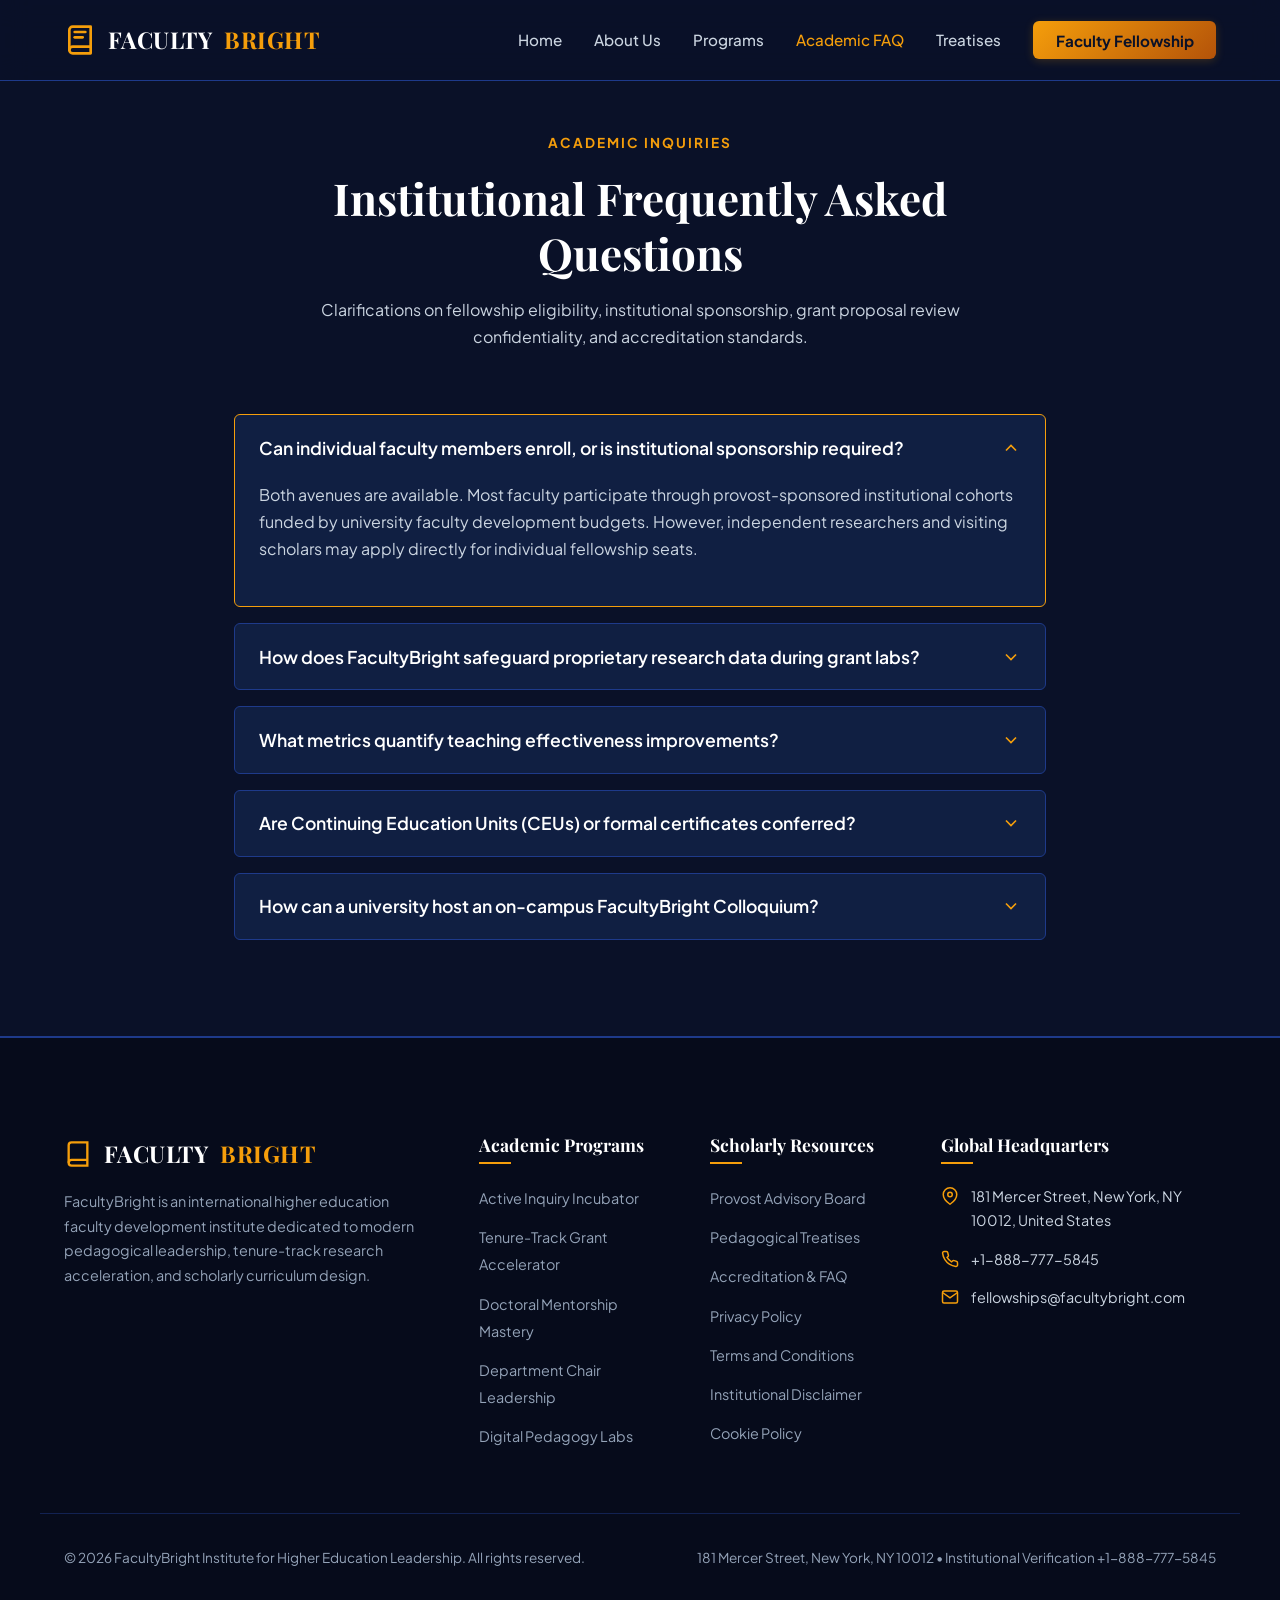
<file: faq.html>
<!DOCTYPE html>
<html lang="en">
<head>
  <meta charset="UTF-8">
  <meta name="viewport" content="width=device-width, initial-scale=1.0">
  <!-- Google Analytics Tag -->
  <script async src="https://www.googletagmanager.com/gtag/js?id=G-0LY0HY7L01"></script>
  <script>
    window.dataLayer = window.dataLayer || [];
    function gtag(){dataLayer.push(arguments);}
    gtag('js', new Date());
    gtag('config', 'G-0LY0HY7L01');
  </script>
  <!-- Google Fonts Preconnect & Stylesheet -->
  <link rel="preconnect" href="https://fonts.googleapis.com">
  <link rel="preconnect" href="https://fonts.gstatic.com" crossorigin>
  <link href="https://fonts.googleapis.com/css2?family=Playfair+Display:ital,wght@0,400..900;1,400..900&family=Plus+Jakarta+Sans:ital,wght@0,300..800;1,300..800&display=swap" rel="stylesheet">
  <link rel="stylesheet" href="assets/css/style.css">

  <title>Academic FAQ & Institutional Guidelines | FacultyBright</title>
  <meta name="description" content="Frequently asked questions regarding faculty fellowships, provost partnerships, grant reviews, and on-campus colloquia.">
  <link rel="canonical" href="https://facultybright.com/faq.html">
</head>
<body>
  <header class="site-header">
    <div class="container nav-wrapper">
      <a href="index.html" class="brand-logo">
        <svg width="32" height="32" viewBox="0 0 24 24" fill="none" stroke="#f59e0b" stroke-width="2" stroke-linecap="round" stroke-linejoin="round">
          <path d="M4 19.5A2.5 2.5 0 0 1 6.5 17H20"></path>
          <path d="M6.5 2H20v20H6.5A2.5 2.5 0 0 1 4 19.5v-15A2.5 2.5 0 0 1 6.5 2z"></path>
          <line x1="8" y1="6" x2="16" y2="6"></line>
          <line x1="8" y1="10" x2="14" y2="10"></line>
        </svg>
        FACULTY<span>BRIGHT</span>
      </a>
      <ul class="nav-links">
        <li><a href="index.html" class="">Home</a></li>
        <li><a href="about.html" class="">About Us</a></li>
        <li><a href="services.html" class="">Programs</a></li>
        <li><a href="faq.html" class="active">Academic FAQ</a></li>
        <li><a href="blog.html" class="">Treatises</a></li>
        <li><a href="contact.html" class="btn-header">Faculty Fellowship</a></li>
      </ul>
      <button class="mobile-toggle" id="mobile-toggle" aria-label="Open Navigation Menu">
        <svg viewBox="0 0 24 24" fill="none" stroke="currentColor" stroke-width="2"><line x1="3" y1="12" x2="21" y2="12"/><line x1="3" y1="6" x2="21" y2="6"/><line x1="3" y1="18" x2="21" y2="18"/></svg>
      </button>
    </div>
  </header>

  <div class="mobile-drawer-overlay" id="drawer-overlay"></div>
  <div class="mobile-drawer" id="mobile-drawer">
    <button class="drawer-close" id="drawer-close" aria-label="Close Menu">
      <svg width="24" height="24" viewBox="0 0 24 24" fill="none" stroke="currentColor" stroke-width="2"><line x1="18" y1="6" x2="6" y2="18"/><line x1="6" y1="6" x2="18" y2="18"/></svg>
    </button>
    <ul class="mobile-nav-links">
      <li><a href="index.html">Home</a></li>
      <li><a href="about.html">About Us</a></li>
      <li><a href="services.html">Programs</a></li>
      <li><a href="faq.html">Academic FAQ</a></li>
      <li><a href="blog.html">Treatises</a></li>
      <li><a href="contact.html">Contact Us</a></li>
      <li><a href="privacy-policy.html">Privacy Policy</a></li>
      <li><a href="terms-and-conditions.html">Terms & Conditions</a></li>
    </ul>
  </div>

  <section class="section" style="padding-top:calc(var(--spacing-xxl) + 2rem);">
    <div class="container container-narrow">
      <div class="section-title-wrap">
        <span class="eyebrow">Academic Inquiries</span>
        <h1 class="section-title">Institutional Frequently Asked Questions</h1>
        <p>Clarifications on fellowship eligibility, institutional sponsorship, grant proposal review confidentiality, and accreditation standards.</p>
      </div>

      <div class="faq-list">
        <div class="faq-item active">
          <button class="faq-question">
            <span>Can individual faculty members enroll, or is institutional sponsorship required?</span>
            <svg viewBox="0 0 24 24" fill="none" stroke="currentColor" stroke-width="2"><path d="M6 9l6 6 6-6"/></svg>
          </button>
          <div class="faq-answer">
            <p>Both avenues are available. Most faculty participate through provost-sponsored institutional cohorts funded by university faculty development budgets. However, independent researchers and visiting scholars may apply directly for individual fellowship seats.</p>
          </div>
        </div>
        <div class="faq-item">
          <button class="faq-question">
            <span>How does FacultyBright safeguard proprietary research data during grant labs?</span>
            <svg viewBox="0 0 24 24" fill="none" stroke="currentColor" stroke-width="2"><path d="M6 9l6 6 6-6"/></svg>
          </button>
          <div class="faq-answer">
            <p>All mentor fellows and peer participants execute strict mutual non-disclosure and intellectual property agreements. Unpublished hypotheses, raw laboratory data, and novel chemical structures remain the exclusive property of the researcher and their home institution.</p>
          </div>
        </div>
        <div class="faq-item">
          <button class="faq-question">
            <span>What metrics quantify teaching effectiveness improvements?</span>
            <svg viewBox="0 0 24 24" fill="none" stroke="currentColor" stroke-width="2"><path d="M6 9l6 6 6-6"/></svg>
          </button>
          <div class="faq-answer">
            <p>We evaluate pre- and post-cohort course evaluations, validated Student Engagement Instruments (SEI), peer observation rubric scores, and retention indices within prerequisite gateway courses.</p>
          </div>
        </div>
        <div class="faq-item">
          <button class="faq-question">
            <span>Are Continuing Education Units (CEUs) or formal certificates conferred?</span>
            <svg viewBox="0 0 24 24" fill="none" stroke="currentColor" stroke-width="2"><path d="M6 9l6 6 6-6"/></svg>
          </button>
          <div class="faq-answer">
            <p>Yes. Fellows who successfully complete our 12-week accelerators receive formal Certificates of Collegiate Pedagogical Mastery and verified transcripts suitable for inclusion in tenure dossier teaching portfolios.</p>
          </div>
        </div>
        <div class="faq-item">
          <button class="faq-question">
            <span>How can a university host an on-campus FacultyBright Colloquium?</span>
            <svg viewBox="0 0 24 24" fill="none" stroke="currentColor" stroke-width="2"><path d="M6 9l6 6 6-6"/></svg>
          </button>
          <div class="faq-answer">
            <p>Provost offices and faculty senates can contact our New York headquarters at +1-888-777-5845 or submit an institutional inquiry to schedule an on-campus multi-day faculty symposium tailored to strategic accreditation milestones.</p>
          </div>
        </div>
      </div>
    </div>
  </section>

  <footer class="site-footer">
    <div class="container footer-grid">
      <div class="footer-col">
        <a href="index.html" class="brand-logo" style="margin-bottom:1rem;">
          <svg width="28" height="28" viewBox="0 0 24 24" fill="none" stroke="#f59e0b" stroke-width="2">
            <path d="M4 19.5A2.5 2.5 0 0 1 6.5 17H20"></path>
            <path d="M6.5 2H20v20H6.5A2.5 2.5 0 0 1 4 19.5v-15A2.5 2.5 0 0 1 6.5 2z"></path>
          </svg>
          FACULTY<span>BRIGHT</span>
        </a>
        <p style="font-size:0.9rem; line-height:1.7; color:var(--color-text-subtle); margin-top:0.75rem;">
          FacultyBright is an international higher education faculty development institute dedicated to modern pedagogical leadership, tenure-track research acceleration, and scholarly curriculum design.
        </p>
      </div>
      <div class="footer-col">
        <h4>Academic Programs</h4>
        <ul class="footer-links">
          <li><a href="services.html">Active Inquiry Incubator</a></li>
          <li><a href="services.html">Tenure-Track Grant Accelerator</a></li>
          <li><a href="services.html">Doctoral Mentorship Mastery</a></li>
          <li><a href="services.html">Department Chair Leadership</a></li>
          <li><a href="services.html">Digital Pedagogy Labs</a></li>
        </ul>
      </div>
      <div class="footer-col">
        <h4>Scholarly Resources</h4>
        <ul class="footer-links">
          <li><a href="about.html">Provost Advisory Board</a></li>
          <li><a href="blog.html">Pedagogical Treatises</a></li>
          <li><a href="faq.html">Accreditation & FAQ</a></li>
          <li><a href="privacy-policy.html">Privacy Policy</a></li>
          <li><a href="terms-and-conditions.html">Terms and Conditions</a></li>
          <li><a href="disclaimer.html">Institutional Disclaimer</a></li>
          <li><a href="cookie-policy.html">Cookie Policy</a></li>
        </ul>
      </div>
      <div class="footer-col">
        <h4>Global Headquarters</h4>
        <div class="footer-contact-item">
          <svg viewBox="0 0 24 24" fill="none" stroke="currentColor" stroke-width="2"><path d="M21 10c0 7-9 13-9 13s-9-6-9-13a9 9 0 0 1 18 0z"/><circle cx="12" cy="10" r="3"/></svg>
          <span>181 Mercer Street, New York, NY 10012, United States</span>
        </div>
        <div class="footer-contact-item">
          <svg viewBox="0 0 24 24" fill="none" stroke="currentColor" stroke-width="2"><path d="M22 16.92v3a2 2 0 0 1-2.18 2 19.79 19.79 0 0 1-8.63-3.07 19.5 19.5 0 0 1-6-6 19.79 19.79 0 0 1-3.07-8.67A2 2 0 0 1 4.11 2h3a2 2 0 0 1 2 1.72 12.84 12.84 0 0 0 .7 2.81 2 2 0 0 1-.45 2.11L8.09 9.91a16 16 0 0 0 6 6l1.27-1.27a2 2 0 0 1 2.11-.45 12.84 12.84 0 0 0 2.81.7A2 2 0 0 1 22 16.92z"/></svg>
          <span>+1-888-777-5845</span>
        </div>
        <div class="footer-contact-item">
          <svg viewBox="0 0 24 24" fill="none" stroke="currentColor" stroke-width="2"><path d="M4 4h16c1.1 0 2 .9 2 2v12c0 1.1-.9 2-2 2H4c-1.1 0-2-.9-2-2V6c0-1.1.9-2 2-2z"/><polyline points="22,6 12,13 2,6"/></svg>
          <span>fellowships@facultybright.com</span>
        </div>
      </div>
    </div>
    <div class="container footer-bottom">
      <div>&copy; 2026 FacultyBright Institute for Higher Education Leadership. All rights reserved.</div>
      <div>181 Mercer Street, New York, NY 10012 • Institutional Verification +1-888-777-5845</div>
    </div>
  </footer>
  <script src="assets/js/main.js"></script>
</body>
</html>
</file>
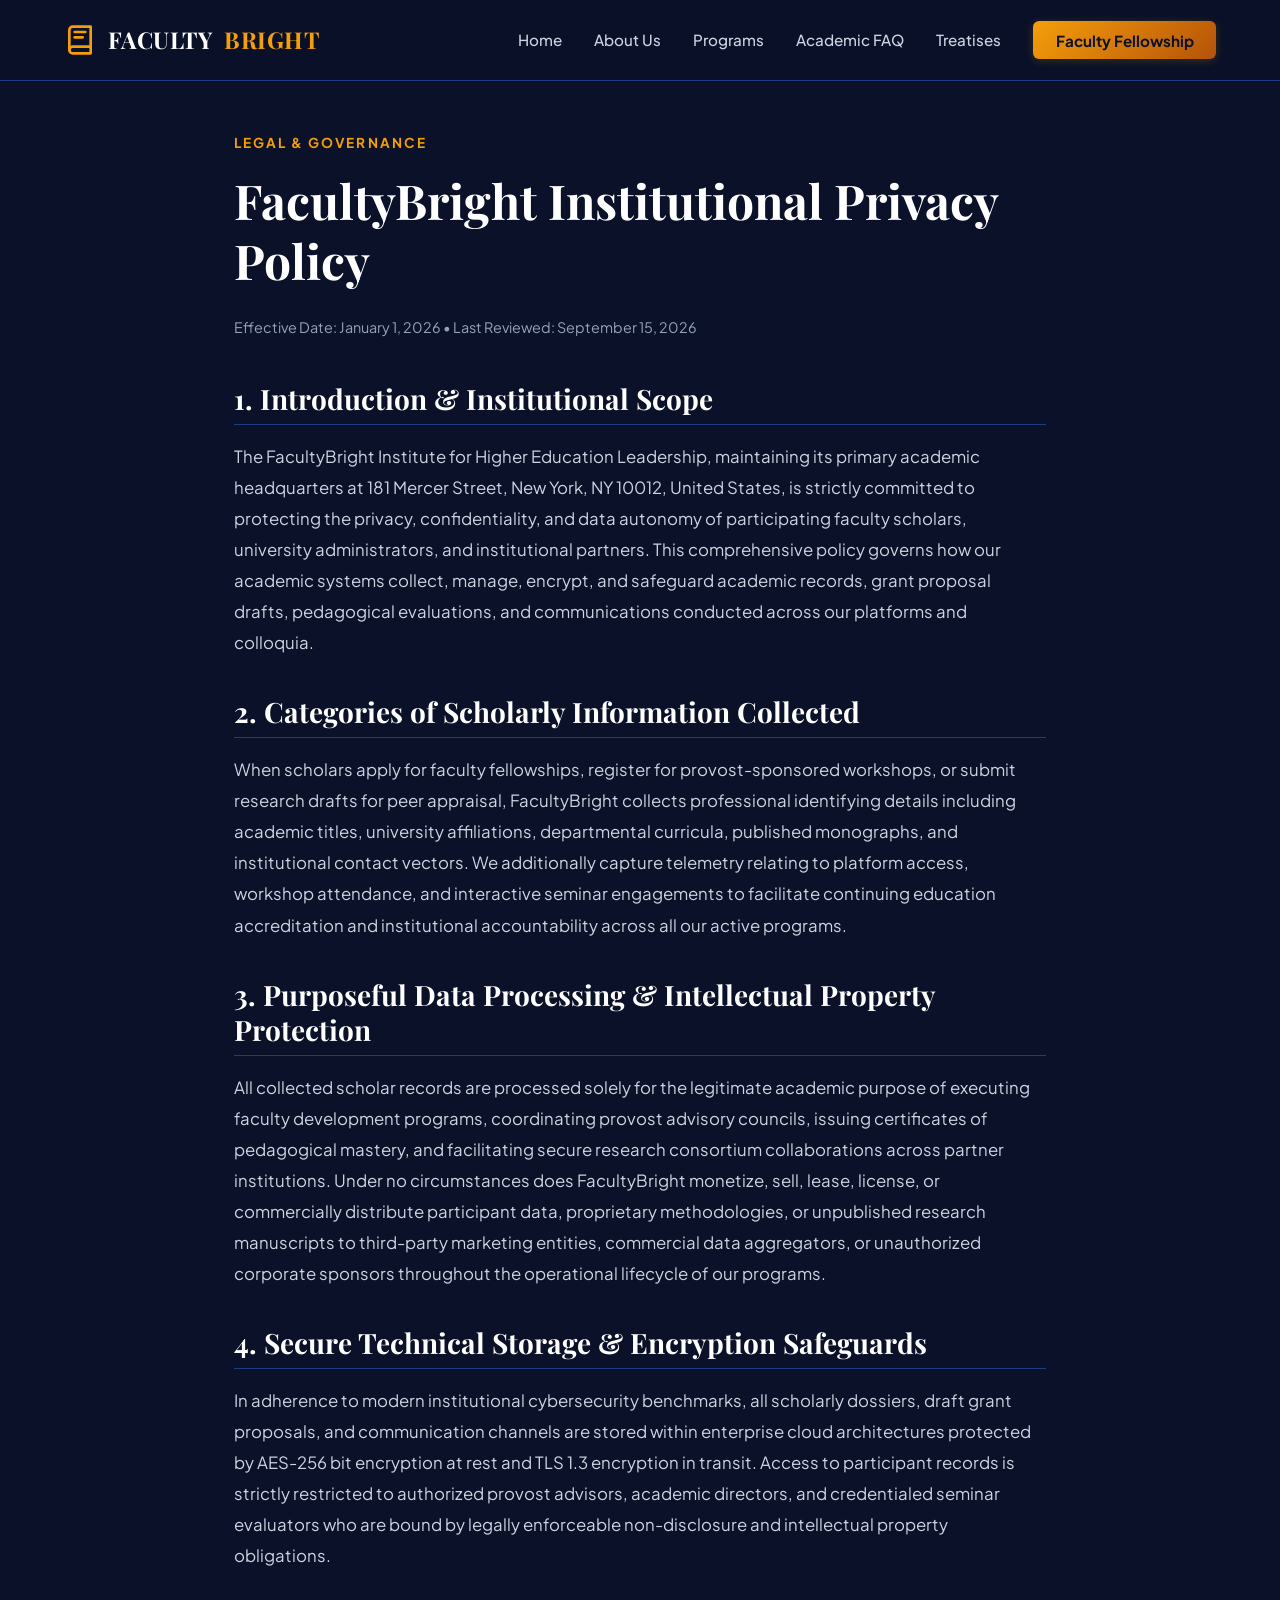
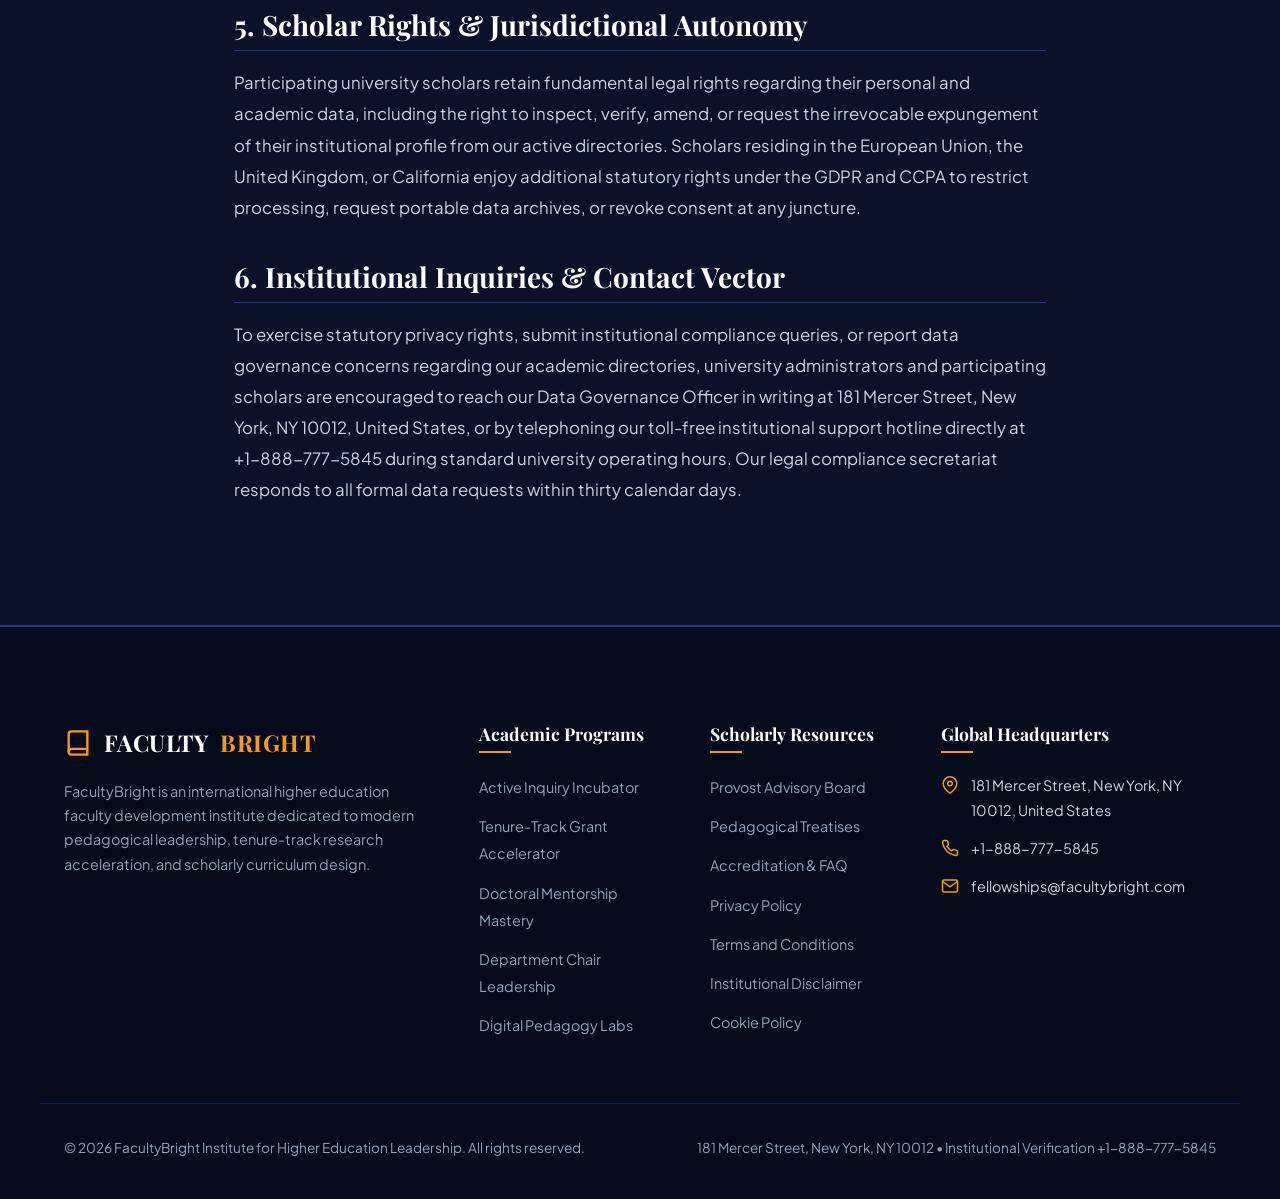
<file: privacy-policy.html>
<!DOCTYPE html>
<html lang="en">
<head>
  <meta charset="UTF-8">
  <meta name="viewport" content="width=device-width, initial-scale=1.0">
  <!-- Google Analytics Tag -->
  <script async src="https://www.googletagmanager.com/gtag/js?id=G-0LY0HY7L01"></script>
  <script>
    window.dataLayer = window.dataLayer || [];
    function gtag(){dataLayer.push(arguments);}
    gtag('js', new Date());
    gtag('config', 'G-0LY0HY7L01');
  </script>
  <!-- Google Fonts Preconnect & Stylesheet -->
  <link rel="preconnect" href="https://fonts.googleapis.com">
  <link rel="preconnect" href="https://fonts.gstatic.com" crossorigin>
  <link href="https://fonts.googleapis.com/css2?family=Playfair+Display:ital,wght@0,400..900;1,400..900&family=Plus+Jakarta+Sans:ital,wght@0,300..800;1,300..800&display=swap" rel="stylesheet">
  <link rel="stylesheet" href="assets/css/style.css">

  <title>Privacy Policy | FacultyBright</title>
  <meta name="description" content="Institutional privacy policy and data governance frameworks for FacultyBright at 181 Mercer Street, NYC.">
  <link rel="canonical" href="https://facultybright.com/privacy-policy.html">
</head>
<body>
  <header class="site-header">
    <div class="container nav-wrapper">
      <a href="index.html" class="brand-logo">
        <svg width="32" height="32" viewBox="0 0 24 24" fill="none" stroke="#f59e0b" stroke-width="2" stroke-linecap="round" stroke-linejoin="round">
          <path d="M4 19.5A2.5 2.5 0 0 1 6.5 17H20"></path>
          <path d="M6.5 2H20v20H6.5A2.5 2.5 0 0 1 4 19.5v-15A2.5 2.5 0 0 1 6.5 2z"></path>
          <line x1="8" y1="6" x2="16" y2="6"></line>
          <line x1="8" y1="10" x2="14" y2="10"></line>
        </svg>
        FACULTY<span>BRIGHT</span>
      </a>
      <ul class="nav-links">
        <li><a href="index.html" class="">Home</a></li>
        <li><a href="about.html" class="">About Us</a></li>
        <li><a href="services.html" class="">Programs</a></li>
        <li><a href="faq.html" class="">Academic FAQ</a></li>
        <li><a href="blog.html" class="">Treatises</a></li>
        <li><a href="contact.html" class="btn-header">Faculty Fellowship</a></li>
      </ul>
      <button class="mobile-toggle" id="mobile-toggle" aria-label="Open Navigation Menu">
        <svg viewBox="0 0 24 24" fill="none" stroke="currentColor" stroke-width="2"><line x1="3" y1="12" x2="21" y2="12"/><line x1="3" y1="6" x2="21" y2="6"/><line x1="3" y1="18" x2="21" y2="18"/></svg>
      </button>
    </div>
  </header>

  <div class="mobile-drawer-overlay" id="drawer-overlay"></div>
  <div class="mobile-drawer" id="mobile-drawer">
    <button class="drawer-close" id="drawer-close" aria-label="Close Menu">
      <svg width="24" height="24" viewBox="0 0 24 24" fill="none" stroke="currentColor" stroke-width="2"><line x1="18" y1="6" x2="6" y2="18"/><line x1="6" y1="6" x2="18" y2="18"/></svg>
    </button>
    <ul class="mobile-nav-links">
      <li><a href="index.html">Home</a></li>
      <li><a href="about.html">About Us</a></li>
      <li><a href="services.html">Programs</a></li>
      <li><a href="faq.html">Academic FAQ</a></li>
      <li><a href="blog.html">Treatises</a></li>
      <li><a href="contact.html">Contact Us</a></li>
      <li><a href="privacy-policy.html">Privacy Policy</a></li>
      <li><a href="terms-and-conditions.html">Terms & Conditions</a></li>
    </ul>
  </div>

  <section class="section" style="padding-top:calc(var(--spacing-xxl) + 2rem);">
    <div class="container container-narrow policy-content">
      <span class="eyebrow">Legal & Governance</span>
      <h1 style="font-size:clamp(2rem, 4vw, 3rem); margin-bottom:1.5rem;">FacultyBright Institutional Privacy Policy</h1>
      <p style="font-size:0.9rem; color:var(--color-text-subtle); margin-bottom:2.5rem;">Effective Date: January 1, 2026 • Last Reviewed: September 15, 2026</p>

      <h2>1. Introduction & Institutional Scope</h2>
      <p>The FacultyBright Institute for Higher Education Leadership, maintaining its primary academic headquarters at 181 Mercer Street, New York, NY 10012, United States, is strictly committed to protecting the privacy, confidentiality, and data autonomy of participating faculty scholars, university administrators, and institutional partners. This comprehensive policy governs how our academic systems collect, manage, encrypt, and safeguard academic records, grant proposal drafts, pedagogical evaluations, and communications conducted across our platforms and colloquia.</p>

      <h2>2. Categories of Scholarly Information Collected</h2>
      <p>When scholars apply for faculty fellowships, register for provost-sponsored workshops, or submit research drafts for peer appraisal, FacultyBright collects professional identifying details including academic titles, university affiliations, departmental curricula, published monographs, and institutional contact vectors. We additionally capture telemetry relating to platform access, workshop attendance, and interactive seminar engagements to facilitate continuing education accreditation and institutional accountability across all our active programs.</p>

      <h2>3. Purposeful Data Processing & Intellectual Property Protection</h2>
      <p>All collected scholar records are processed solely for the legitimate academic purpose of executing faculty development programs, coordinating provost advisory councils, issuing certificates of pedagogical mastery, and facilitating secure research consortium collaborations across partner institutions. Under no circumstances does FacultyBright monetize, sell, lease, license, or commercially distribute participant data, proprietary methodologies, or unpublished research manuscripts to third-party marketing entities, commercial data aggregators, or unauthorized corporate sponsors throughout the operational lifecycle of our programs.</p>

      <h2>4. Secure Technical Storage & Encryption Safeguards</h2>
      <p>In adherence to modern institutional cybersecurity benchmarks, all scholarly dossiers, draft grant proposals, and communication channels are stored within enterprise cloud architectures protected by AES-256 bit encryption at rest and TLS 1.3 encryption in transit. Access to participant records is strictly restricted to authorized provost advisors, academic directors, and credentialed seminar evaluators who are bound by legally enforceable non-disclosure and intellectual property obligations.</p>

      <h2>5. Scholar Rights & Jurisdictional Autonomy</h2>
      <p>Participating university scholars retain fundamental legal rights regarding their personal and academic data, including the right to inspect, verify, amend, or request the irrevocable expungement of their institutional profile from our active directories. Scholars residing in the European Union, the United Kingdom, or California enjoy additional statutory rights under the GDPR and CCPA to restrict processing, request portable data archives, or revoke consent at any juncture.</p>

      <h2>6. Institutional Inquiries & Contact Vector</h2>
      <p>To exercise statutory privacy rights, submit institutional compliance queries, or report data governance concerns regarding our academic directories, university administrators and participating scholars are encouraged to reach our Data Governance Officer in writing at 181 Mercer Street, New York, NY 10012, United States, or by telephoning our toll-free institutional support hotline directly at +1-888-777-5845 during standard university operating hours. Our legal compliance secretariat responds to all formal data requests within thirty calendar days.</p>
    </div>
  </section>

  <footer class="site-footer">
    <div class="container footer-grid">
      <div class="footer-col">
        <a href="index.html" class="brand-logo" style="margin-bottom:1rem;">
          <svg width="28" height="28" viewBox="0 0 24 24" fill="none" stroke="#f59e0b" stroke-width="2">
            <path d="M4 19.5A2.5 2.5 0 0 1 6.5 17H20"></path>
            <path d="M6.5 2H20v20H6.5A2.5 2.5 0 0 1 4 19.5v-15A2.5 2.5 0 0 1 6.5 2z"></path>
          </svg>
          FACULTY<span>BRIGHT</span>
        </a>
        <p style="font-size:0.9rem; line-height:1.7; color:var(--color-text-subtle); margin-top:0.75rem;">
          FacultyBright is an international higher education faculty development institute dedicated to modern pedagogical leadership, tenure-track research acceleration, and scholarly curriculum design.
        </p>
      </div>
      <div class="footer-col">
        <h4>Academic Programs</h4>
        <ul class="footer-links">
          <li><a href="services.html">Active Inquiry Incubator</a></li>
          <li><a href="services.html">Tenure-Track Grant Accelerator</a></li>
          <li><a href="services.html">Doctoral Mentorship Mastery</a></li>
          <li><a href="services.html">Department Chair Leadership</a></li>
          <li><a href="services.html">Digital Pedagogy Labs</a></li>
        </ul>
      </div>
      <div class="footer-col">
        <h4>Scholarly Resources</h4>
        <ul class="footer-links">
          <li><a href="about.html">Provost Advisory Board</a></li>
          <li><a href="blog.html">Pedagogical Treatises</a></li>
          <li><a href="faq.html">Accreditation & FAQ</a></li>
          <li><a href="privacy-policy.html">Privacy Policy</a></li>
          <li><a href="terms-and-conditions.html">Terms and Conditions</a></li>
          <li><a href="disclaimer.html">Institutional Disclaimer</a></li>
          <li><a href="cookie-policy.html">Cookie Policy</a></li>
        </ul>
      </div>
      <div class="footer-col">
        <h4>Global Headquarters</h4>
        <div class="footer-contact-item">
          <svg viewBox="0 0 24 24" fill="none" stroke="currentColor" stroke-width="2"><path d="M21 10c0 7-9 13-9 13s-9-6-9-13a9 9 0 0 1 18 0z"/><circle cx="12" cy="10" r="3"/></svg>
          <span>181 Mercer Street, New York, NY 10012, United States</span>
        </div>
        <div class="footer-contact-item">
          <svg viewBox="0 0 24 24" fill="none" stroke="currentColor" stroke-width="2"><path d="M22 16.92v3a2 2 0 0 1-2.18 2 19.79 19.79 0 0 1-8.63-3.07 19.5 19.5 0 0 1-6-6 19.79 19.79 0 0 1-3.07-8.67A2 2 0 0 1 4.11 2h3a2 2 0 0 1 2 1.72 12.84 12.84 0 0 0 .7 2.81 2 2 0 0 1-.45 2.11L8.09 9.91a16 16 0 0 0 6 6l1.27-1.27a2 2 0 0 1 2.11-.45 12.84 12.84 0 0 0 2.81.7A2 2 0 0 1 22 16.92z"/></svg>
          <span>+1-888-777-5845</span>
        </div>
        <div class="footer-contact-item">
          <svg viewBox="0 0 24 24" fill="none" stroke="currentColor" stroke-width="2"><path d="M4 4h16c1.1 0 2 .9 2 2v12c0 1.1-.9 2-2 2H4c-1.1 0-2-.9-2-2V6c0-1.1.9-2 2-2z"/><polyline points="22,6 12,13 2,6"/></svg>
          <span>fellowships@facultybright.com</span>
        </div>
      </div>
    </div>
    <div class="container footer-bottom">
      <div>&copy; 2026 FacultyBright Institute for Higher Education Leadership. All rights reserved.</div>
      <div>181 Mercer Street, New York, NY 10012 • Institutional Verification +1-888-777-5845</div>
    </div>
  </footer>
  <script src="assets/js/main.js"></script>
</body>
</html>
</file>
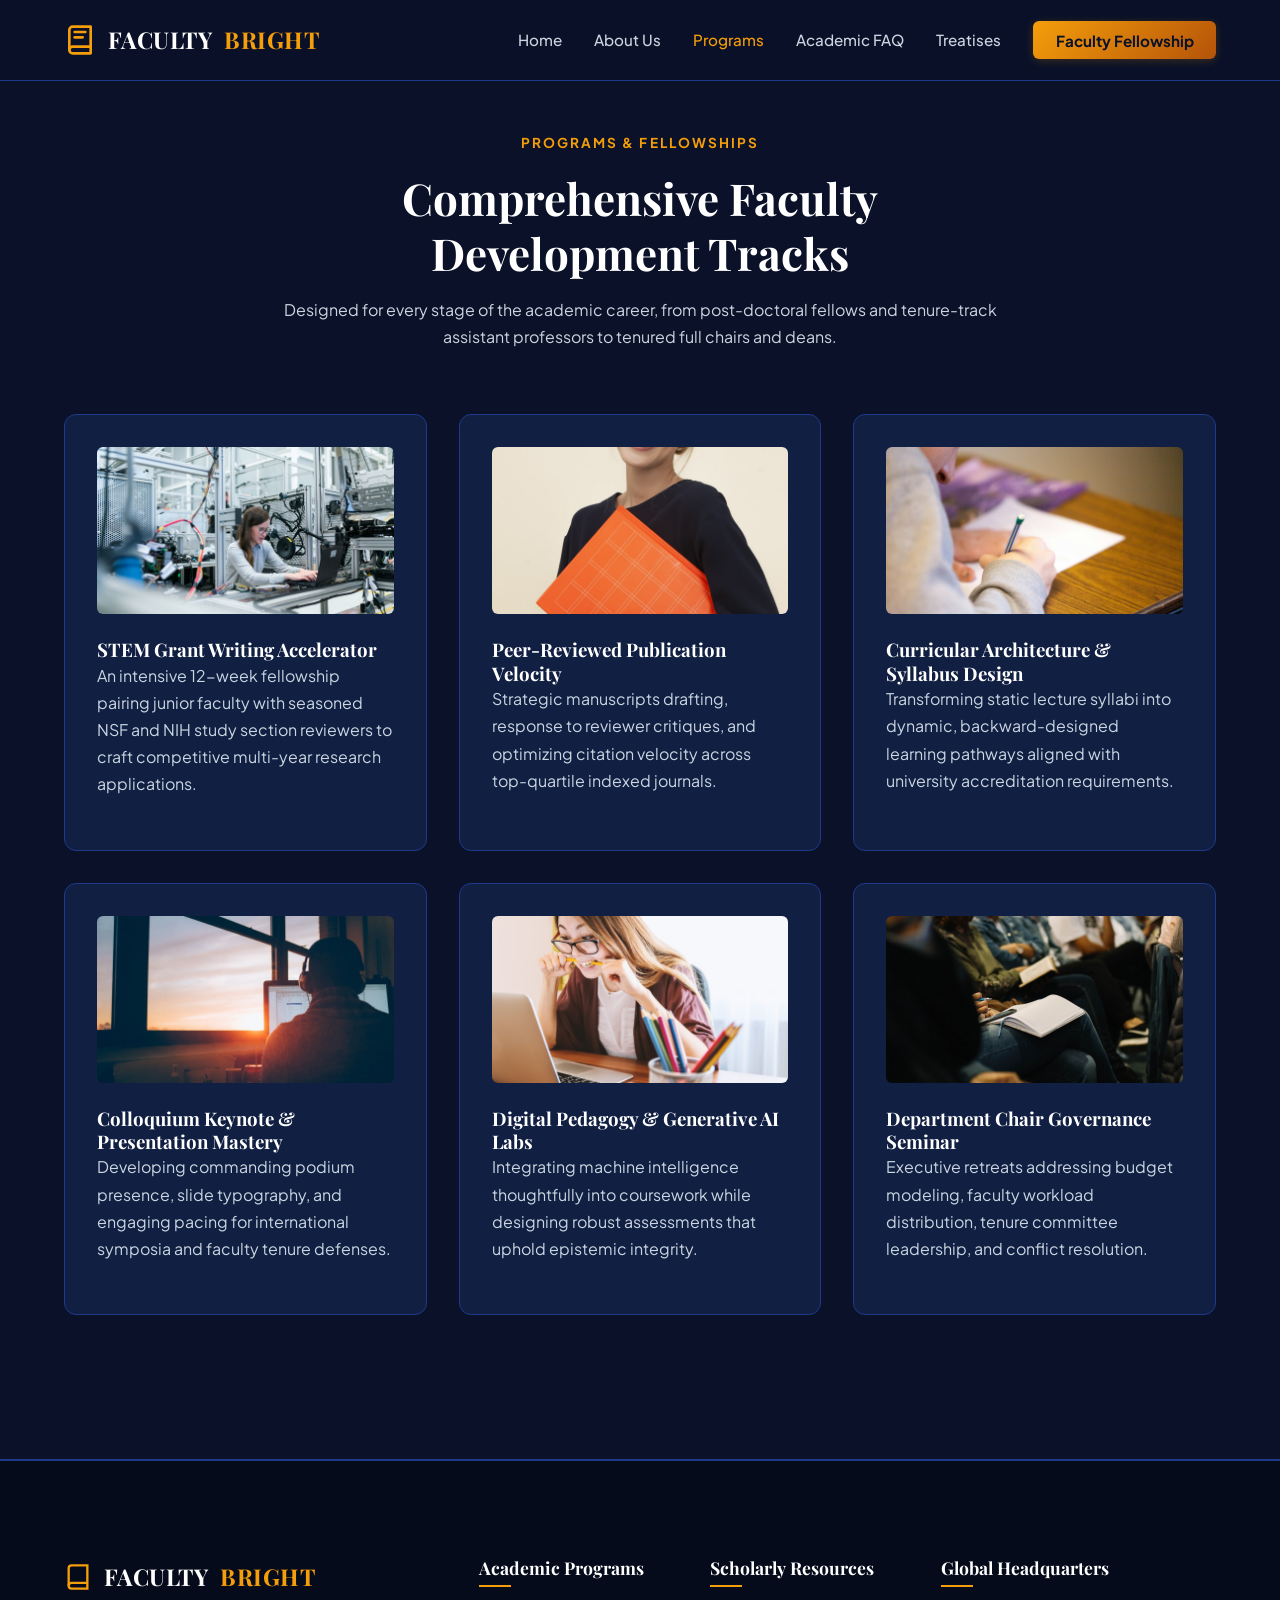
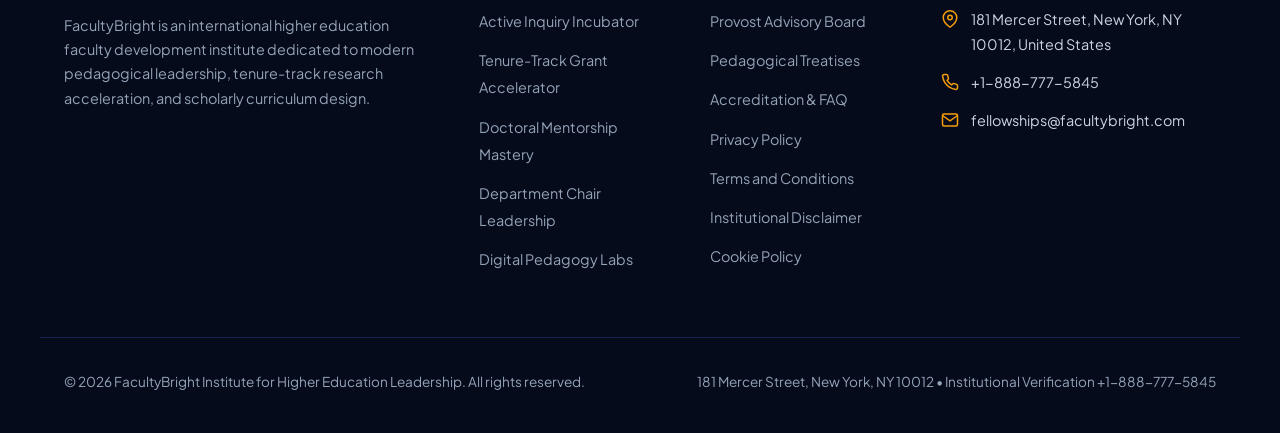
<file: services.html>
<!DOCTYPE html>
<html lang="en">
<head>
  <meta charset="UTF-8">
  <meta name="viewport" content="width=device-width, initial-scale=1.0">
  <!-- Google Analytics Tag -->
  <script async src="https://www.googletagmanager.com/gtag/js?id=G-0LY0HY7L01"></script>
  <script>
    window.dataLayer = window.dataLayer || [];
    function gtag(){dataLayer.push(arguments);}
    gtag('js', new Date());
    gtag('config', 'G-0LY0HY7L01');
  </script>
  <!-- Google Fonts Preconnect & Stylesheet -->
  <link rel="preconnect" href="https://fonts.googleapis.com">
  <link rel="preconnect" href="https://fonts.gstatic.com" crossorigin>
  <link href="https://fonts.googleapis.com/css2?family=Playfair+Display:ital,wght@0,400..900;1,400..900&family=Plus+Jakarta+Sans:ital,wght@0,300..800;1,300..800&display=swap" rel="stylesheet">
  <link rel="stylesheet" href="assets/css/style.css">

  <title>Faculty Programs & Fellowships | FacultyBright</title>
  <meta name="description" content="Explore our specialized academic tracks: Active Inquiry Atelier, STEM Grant Accelerator, and Academic Department Chair Colloquia.">
  <link rel="canonical" href="https://facultybright.com/services.html">
</head>
<body>
  <header class="site-header">
    <div class="container nav-wrapper">
      <a href="index.html" class="brand-logo">
        <svg width="32" height="32" viewBox="0 0 24 24" fill="none" stroke="#f59e0b" stroke-width="2" stroke-linecap="round" stroke-linejoin="round">
          <path d="M4 19.5A2.5 2.5 0 0 1 6.5 17H20"></path>
          <path d="M6.5 2H20v20H6.5A2.5 2.5 0 0 1 4 19.5v-15A2.5 2.5 0 0 1 6.5 2z"></path>
          <line x1="8" y1="6" x2="16" y2="6"></line>
          <line x1="8" y1="10" x2="14" y2="10"></line>
        </svg>
        FACULTY<span>BRIGHT</span>
      </a>
      <ul class="nav-links">
        <li><a href="index.html" class="">Home</a></li>
        <li><a href="about.html" class="">About Us</a></li>
        <li><a href="services.html" class="active">Programs</a></li>
        <li><a href="faq.html" class="">Academic FAQ</a></li>
        <li><a href="blog.html" class="">Treatises</a></li>
        <li><a href="contact.html" class="btn-header">Faculty Fellowship</a></li>
      </ul>
      <button class="mobile-toggle" id="mobile-toggle" aria-label="Open Navigation Menu">
        <svg viewBox="0 0 24 24" fill="none" stroke="currentColor" stroke-width="2"><line x1="3" y1="12" x2="21" y2="12"/><line x1="3" y1="6" x2="21" y2="6"/><line x1="3" y1="18" x2="21" y2="18"/></svg>
      </button>
    </div>
  </header>

  <div class="mobile-drawer-overlay" id="drawer-overlay"></div>
  <div class="mobile-drawer" id="mobile-drawer">
    <button class="drawer-close" id="drawer-close" aria-label="Close Menu">
      <svg width="24" height="24" viewBox="0 0 24 24" fill="none" stroke="currentColor" stroke-width="2"><line x1="18" y1="6" x2="6" y2="18"/><line x1="6" y1="6" x2="18" y2="18"/></svg>
    </button>
    <ul class="mobile-nav-links">
      <li><a href="index.html">Home</a></li>
      <li><a href="about.html">About Us</a></li>
      <li><a href="services.html">Programs</a></li>
      <li><a href="faq.html">Academic FAQ</a></li>
      <li><a href="blog.html">Treatises</a></li>
      <li><a href="contact.html">Contact Us</a></li>
      <li><a href="privacy-policy.html">Privacy Policy</a></li>
      <li><a href="terms-and-conditions.html">Terms & Conditions</a></li>
    </ul>
  </div>

  <section class="section" style="padding-top:calc(var(--spacing-xxl) + 2rem);">
    <div class="container">
      <div class="section-title-wrap">
        <span class="eyebrow">Programs & Fellowships</span>
        <h1 class="section-title">Comprehensive Faculty Development Tracks</h1>
        <p>Designed for every stage of the academic career, from post-doctoral fellows and tenure-track assistant professors to tenured full chairs and deans.</p>
      </div>

      <div class="grid-3" style="margin-bottom:3rem;">
        <div class="card">
          <div class="card-img-wrap">
            <img src="assets/images/advanced_materials_engineering_lab.jpg" alt="Faculty engineering research laboratory with advanced instrumentation">
          </div>
          <h3>STEM Grant Writing Accelerator</h3>
          <p>An intensive 12-week fellowship pairing junior faculty with seasoned NSF and NIH study section reviewers to craft competitive multi-year research applications.</p>
        </div>
        <div class="card">
          <div class="card-img-wrap">
            <img src="assets/images/reading_glasses_academic_papers.jpg" alt="Reading glasses resting atop academic whitepapers and monographs">
          </div>
          <h3>Peer-Reviewed Publication Velocity</h3>
          <p>Strategic manuscripts drafting, response to reviewer critiques, and optimizing citation velocity across top-quartile indexed journals.</p>
        </div>
        <div class="card">
          <div class="card-img-wrap">
            <img src="assets/images/academic_pencil_notepad_planning.jpg" alt="Academic syllabus planning notes and fine instruments">
          </div>
          <h3>Curricular Architecture & Syllabus Design</h3>
          <p>Transforming static lecture syllabi into dynamic, backward-designed learning pathways aligned with university accreditation requirements.</p>
        </div>
        <div class="card">
          <div class="card-img-wrap">
            <img src="assets/images/university_seminar_audience.jpg" alt="Faculty colloquium attendees participating in keynote address">
          </div>
          <h3>Colloquium Keynote & Presentation Mastery</h3>
          <p>Developing commanding podium presence, slide typography, and engaging pacing for international symposia and faculty tenure defenses.</p>
        </div>
        <div class="card">
          <div class="card-img-wrap">
            <img src="assets/images/technology_in_education_tablet.jpg" alt="Modern digital instructional technology and research telemetry">
          </div>
          <h3>Digital Pedagogy & Generative AI Labs</h3>
          <p>Integrating machine intelligence thoughtfully into coursework while designing robust assessments that uphold epistemic integrity.</p>
        </div>
        <div class="card">
          <div class="card-img-wrap">
            <img src="assets/images/graduation_diploma_tassel.jpg" alt="Academic degree diploma conferral and commencement medallion">
          </div>
          <h3>Department Chair Governance Seminar</h3>
          <p>Executive retreats addressing budget modeling, faculty workload distribution, tenure committee leadership, and conflict resolution.</p>
        </div>
      </div>
    </div>
  </section>

  <footer class="site-footer">
    <div class="container footer-grid">
      <div class="footer-col">
        <a href="index.html" class="brand-logo" style="margin-bottom:1rem;">
          <svg width="28" height="28" viewBox="0 0 24 24" fill="none" stroke="#f59e0b" stroke-width="2">
            <path d="M4 19.5A2.5 2.5 0 0 1 6.5 17H20"></path>
            <path d="M6.5 2H20v20H6.5A2.5 2.5 0 0 1 4 19.5v-15A2.5 2.5 0 0 1 6.5 2z"></path>
          </svg>
          FACULTY<span>BRIGHT</span>
        </a>
        <p style="font-size:0.9rem; line-height:1.7; color:var(--color-text-subtle); margin-top:0.75rem;">
          FacultyBright is an international higher education faculty development institute dedicated to modern pedagogical leadership, tenure-track research acceleration, and scholarly curriculum design.
        </p>
      </div>
      <div class="footer-col">
        <h4>Academic Programs</h4>
        <ul class="footer-links">
          <li><a href="services.html">Active Inquiry Incubator</a></li>
          <li><a href="services.html">Tenure-Track Grant Accelerator</a></li>
          <li><a href="services.html">Doctoral Mentorship Mastery</a></li>
          <li><a href="services.html">Department Chair Leadership</a></li>
          <li><a href="services.html">Digital Pedagogy Labs</a></li>
        </ul>
      </div>
      <div class="footer-col">
        <h4>Scholarly Resources</h4>
        <ul class="footer-links">
          <li><a href="about.html">Provost Advisory Board</a></li>
          <li><a href="blog.html">Pedagogical Treatises</a></li>
          <li><a href="faq.html">Accreditation & FAQ</a></li>
          <li><a href="privacy-policy.html">Privacy Policy</a></li>
          <li><a href="terms-and-conditions.html">Terms and Conditions</a></li>
          <li><a href="disclaimer.html">Institutional Disclaimer</a></li>
          <li><a href="cookie-policy.html">Cookie Policy</a></li>
        </ul>
      </div>
      <div class="footer-col">
        <h4>Global Headquarters</h4>
        <div class="footer-contact-item">
          <svg viewBox="0 0 24 24" fill="none" stroke="currentColor" stroke-width="2"><path d="M21 10c0 7-9 13-9 13s-9-6-9-13a9 9 0 0 1 18 0z"/><circle cx="12" cy="10" r="3"/></svg>
          <span>181 Mercer Street, New York, NY 10012, United States</span>
        </div>
        <div class="footer-contact-item">
          <svg viewBox="0 0 24 24" fill="none" stroke="currentColor" stroke-width="2"><path d="M22 16.92v3a2 2 0 0 1-2.18 2 19.79 19.79 0 0 1-8.63-3.07 19.5 19.5 0 0 1-6-6 19.79 19.79 0 0 1-3.07-8.67A2 2 0 0 1 4.11 2h3a2 2 0 0 1 2 1.72 12.84 12.84 0 0 0 .7 2.81 2 2 0 0 1-.45 2.11L8.09 9.91a16 16 0 0 0 6 6l1.27-1.27a2 2 0 0 1 2.11-.45 12.84 12.84 0 0 0 2.81.7A2 2 0 0 1 22 16.92z"/></svg>
          <span>+1-888-777-5845</span>
        </div>
        <div class="footer-contact-item">
          <svg viewBox="0 0 24 24" fill="none" stroke="currentColor" stroke-width="2"><path d="M4 4h16c1.1 0 2 .9 2 2v12c0 1.1-.9 2-2 2H4c-1.1 0-2-.9-2-2V6c0-1.1.9-2 2-2z"/><polyline points="22,6 12,13 2,6"/></svg>
          <span>fellowships@facultybright.com</span>
        </div>
      </div>
    </div>
    <div class="container footer-bottom">
      <div>&copy; 2026 FacultyBright Institute for Higher Education Leadership. All rights reserved.</div>
      <div>181 Mercer Street, New York, NY 10012 • Institutional Verification +1-888-777-5845</div>
    </div>
  </footer>
  <script src="assets/js/main.js"></script>
</body>
</html>
</file>
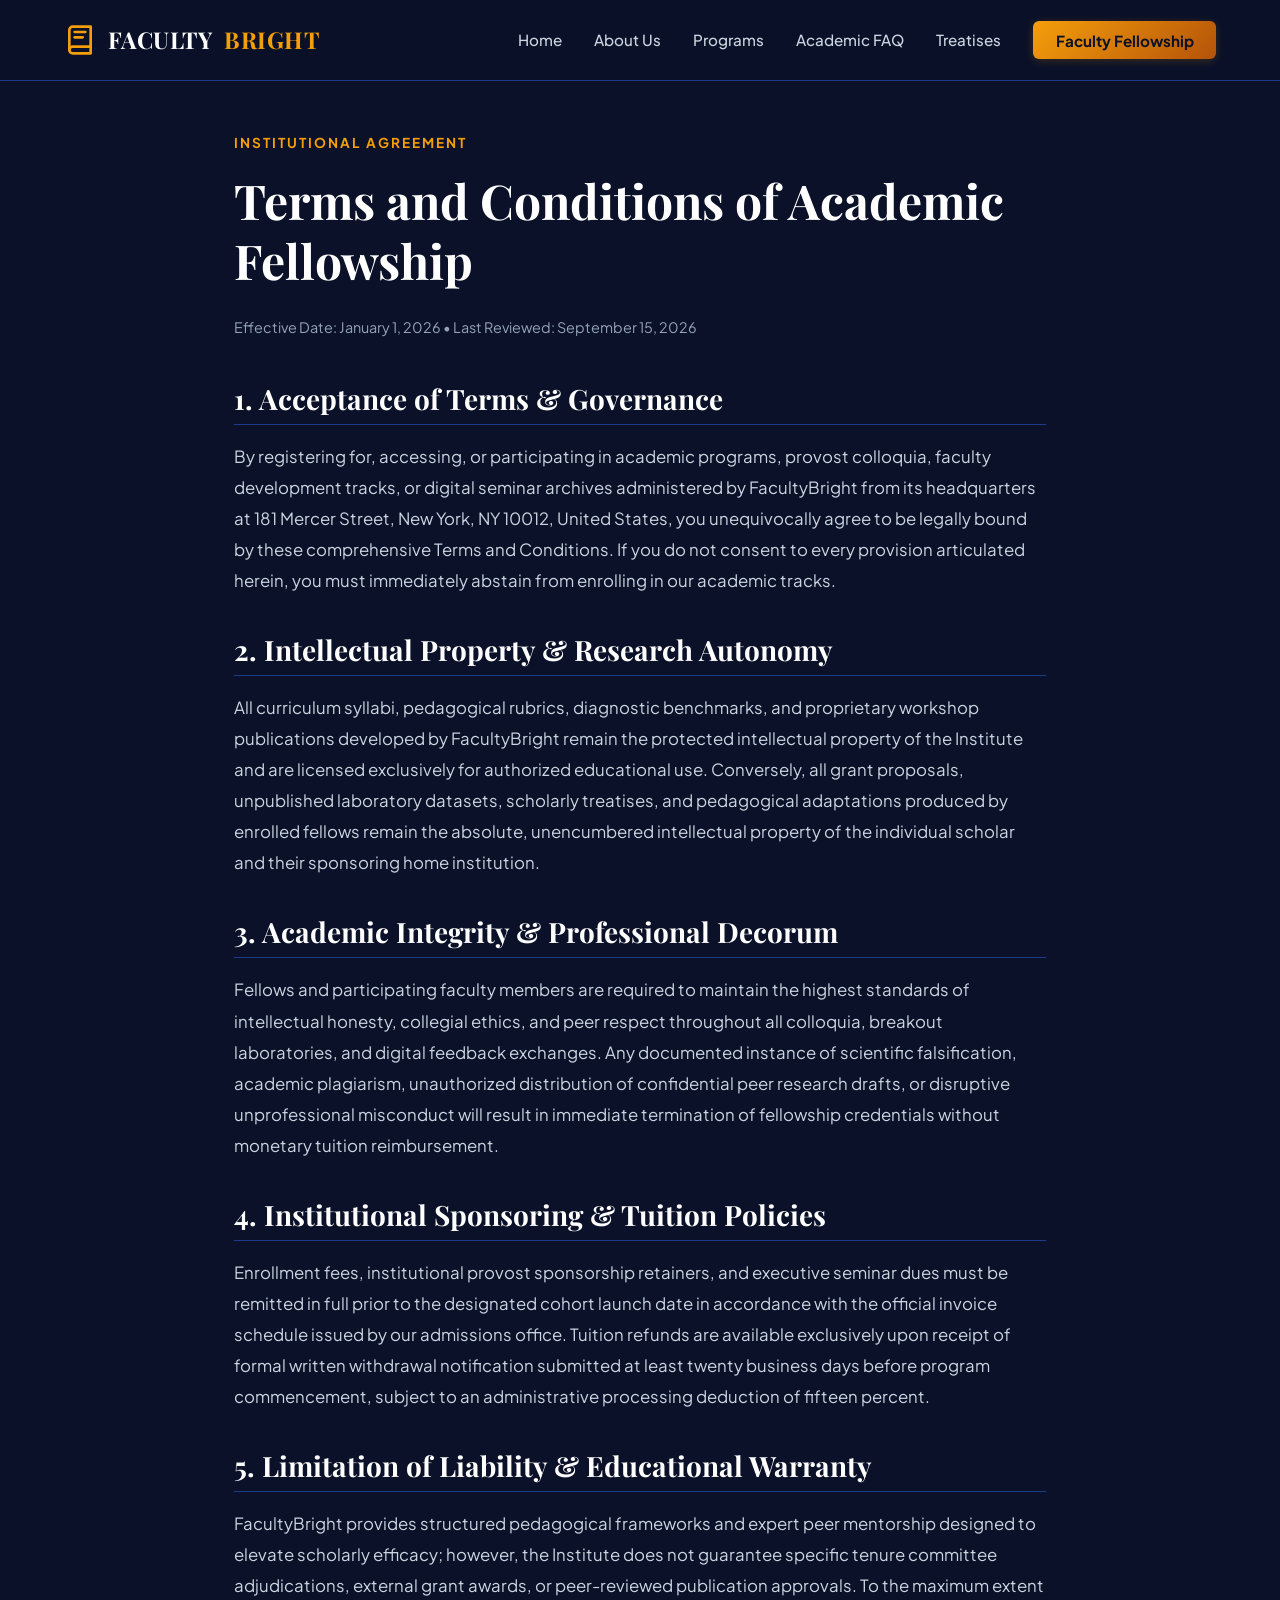
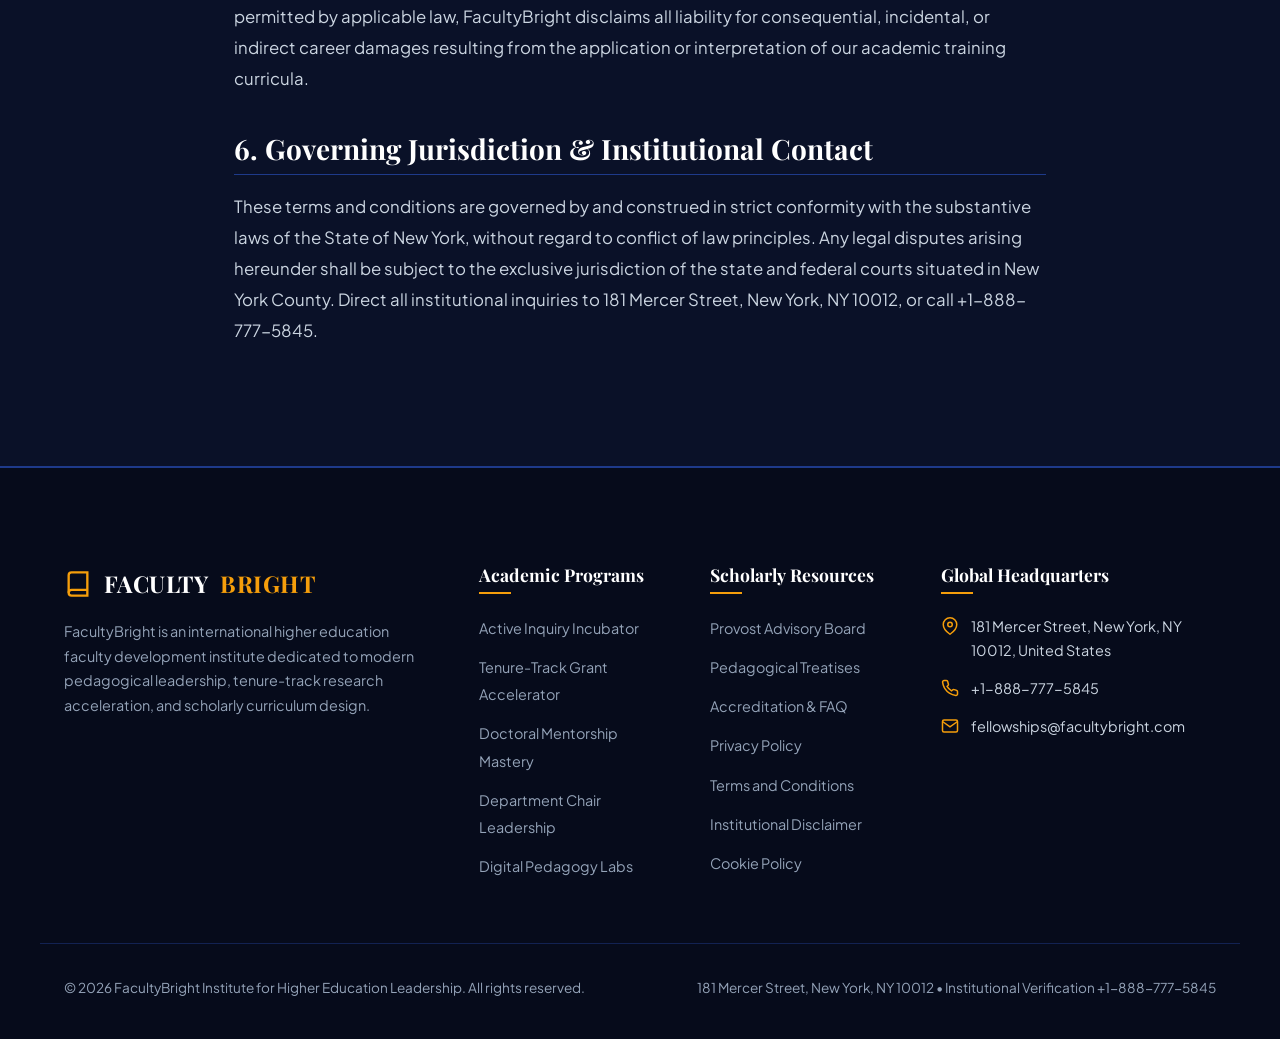
<file: terms-and-conditions.html>
<!DOCTYPE html>
<html lang="en">
<head>
  <meta charset="UTF-8">
  <meta name="viewport" content="width=device-width, initial-scale=1.0">
  <!-- Google Analytics Tag -->
  <script async src="https://www.googletagmanager.com/gtag/js?id=G-0LY0HY7L01"></script>
  <script>
    window.dataLayer = window.dataLayer || [];
    function gtag(){dataLayer.push(arguments);}
    gtag('js', new Date());
    gtag('config', 'G-0LY0HY7L01');
  </script>
  <!-- Google Fonts Preconnect & Stylesheet -->
  <link rel="preconnect" href="https://fonts.googleapis.com">
  <link rel="preconnect" href="https://fonts.gstatic.com" crossorigin>
  <link href="https://fonts.googleapis.com/css2?family=Playfair+Display:ital,wght@0,400..900;1,400..900&family=Plus+Jakarta+Sans:ital,wght@0,300..800;1,300..800&display=swap" rel="stylesheet">
  <link rel="stylesheet" href="assets/css/style.css">

  <title>Terms and Conditions | FacultyBright</title>
  <meta name="description" content="Terms and conditions governing faculty fellowships, research mentoring, and provost agreements with FacultyBright.">
  <link rel="canonical" href="https://facultybright.com/terms-and-conditions.html">
</head>
<body>
  <header class="site-header">
    <div class="container nav-wrapper">
      <a href="index.html" class="brand-logo">
        <svg width="32" height="32" viewBox="0 0 24 24" fill="none" stroke="#f59e0b" stroke-width="2" stroke-linecap="round" stroke-linejoin="round">
          <path d="M4 19.5A2.5 2.5 0 0 1 6.5 17H20"></path>
          <path d="M6.5 2H20v20H6.5A2.5 2.5 0 0 1 4 19.5v-15A2.5 2.5 0 0 1 6.5 2z"></path>
          <line x1="8" y1="6" x2="16" y2="6"></line>
          <line x1="8" y1="10" x2="14" y2="10"></line>
        </svg>
        FACULTY<span>BRIGHT</span>
      </a>
      <ul class="nav-links">
        <li><a href="index.html" class="">Home</a></li>
        <li><a href="about.html" class="">About Us</a></li>
        <li><a href="services.html" class="">Programs</a></li>
        <li><a href="faq.html" class="">Academic FAQ</a></li>
        <li><a href="blog.html" class="">Treatises</a></li>
        <li><a href="contact.html" class="btn-header">Faculty Fellowship</a></li>
      </ul>
      <button class="mobile-toggle" id="mobile-toggle" aria-label="Open Navigation Menu">
        <svg viewBox="0 0 24 24" fill="none" stroke="currentColor" stroke-width="2"><line x1="3" y1="12" x2="21" y2="12"/><line x1="3" y1="6" x2="21" y2="6"/><line x1="3" y1="18" x2="21" y2="18"/></svg>
      </button>
    </div>
  </header>

  <div class="mobile-drawer-overlay" id="drawer-overlay"></div>
  <div class="mobile-drawer" id="mobile-drawer">
    <button class="drawer-close" id="drawer-close" aria-label="Close Menu">
      <svg width="24" height="24" viewBox="0 0 24 24" fill="none" stroke="currentColor" stroke-width="2"><line x1="18" y1="6" x2="6" y2="18"/><line x1="6" y1="6" x2="18" y2="18"/></svg>
    </button>
    <ul class="mobile-nav-links">
      <li><a href="index.html">Home</a></li>
      <li><a href="about.html">About Us</a></li>
      <li><a href="services.html">Programs</a></li>
      <li><a href="faq.html">Academic FAQ</a></li>
      <li><a href="blog.html">Treatises</a></li>
      <li><a href="contact.html">Contact Us</a></li>
      <li><a href="privacy-policy.html">Privacy Policy</a></li>
      <li><a href="terms-and-conditions.html">Terms & Conditions</a></li>
    </ul>
  </div>

  <section class="section" style="padding-top:calc(var(--spacing-xxl) + 2rem);">
    <div class="container container-narrow policy-content">
      <span class="eyebrow">Institutional Agreement</span>
      <h1 style="font-size:clamp(2rem, 4vw, 3rem); margin-bottom:1.5rem;">Terms and Conditions of Academic Fellowship</h1>
      <p style="font-size:0.9rem; color:var(--color-text-subtle); margin-bottom:2.5rem;">Effective Date: January 1, 2026 • Last Reviewed: September 15, 2026</p>

      <h2>1. Acceptance of Terms & Governance</h2>
      <p>By registering for, accessing, or participating in academic programs, provost colloquia, faculty development tracks, or digital seminar archives administered by FacultyBright from its headquarters at 181 Mercer Street, New York, NY 10012, United States, you unequivocally agree to be legally bound by these comprehensive Terms and Conditions. If you do not consent to every provision articulated herein, you must immediately abstain from enrolling in our academic tracks.</p>

      <h2>2. Intellectual Property & Research Autonomy</h2>
      <p>All curriculum syllabi, pedagogical rubrics, diagnostic benchmarks, and proprietary workshop publications developed by FacultyBright remain the protected intellectual property of the Institute and are licensed exclusively for authorized educational use. Conversely, all grant proposals, unpublished laboratory datasets, scholarly treatises, and pedagogical adaptations produced by enrolled fellows remain the absolute, unencumbered intellectual property of the individual scholar and their sponsoring home institution.</p>

      <h2>3. Academic Integrity & Professional Decorum</h2>
      <p>Fellows and participating faculty members are required to maintain the highest standards of intellectual honesty, collegial ethics, and peer respect throughout all colloquia, breakout laboratories, and digital feedback exchanges. Any documented instance of scientific falsification, academic plagiarism, unauthorized distribution of confidential peer research drafts, or disruptive unprofessional misconduct will result in immediate termination of fellowship credentials without monetary tuition reimbursement.</p>

      <h2>4. Institutional Sponsoring & Tuition Policies</h2>
      <p>Enrollment fees, institutional provost sponsorship retainers, and executive seminar dues must be remitted in full prior to the designated cohort launch date in accordance with the official invoice schedule issued by our admissions office. Tuition refunds are available exclusively upon receipt of formal written withdrawal notification submitted at least twenty business days before program commencement, subject to an administrative processing deduction of fifteen percent.</p>

      <h2>5. Limitation of Liability & Educational Warranty</h2>
      <p>FacultyBright provides structured pedagogical frameworks and expert peer mentorship designed to elevate scholarly efficacy; however, the Institute does not guarantee specific tenure committee adjudications, external grant awards, or peer-reviewed publication approvals. To the maximum extent permitted by applicable law, FacultyBright disclaims all liability for consequential, incidental, or indirect career damages resulting from the application or interpretation of our academic training curricula.</p>

      <h2>6. Governing Jurisdiction & Institutional Contact</h2>
      <p>These terms and conditions are governed by and construed in strict conformity with the substantive laws of the State of New York, without regard to conflict of law principles. Any legal disputes arising hereunder shall be subject to the exclusive jurisdiction of the state and federal courts situated in New York County. Direct all institutional inquiries to 181 Mercer Street, New York, NY 10012, or call +1-888-777-5845.</p>
    </div>
  </section>

  <footer class="site-footer">
    <div class="container footer-grid">
      <div class="footer-col">
        <a href="index.html" class="brand-logo" style="margin-bottom:1rem;">
          <svg width="28" height="28" viewBox="0 0 24 24" fill="none" stroke="#f59e0b" stroke-width="2">
            <path d="M4 19.5A2.5 2.5 0 0 1 6.5 17H20"></path>
            <path d="M6.5 2H20v20H6.5A2.5 2.5 0 0 1 4 19.5v-15A2.5 2.5 0 0 1 6.5 2z"></path>
          </svg>
          FACULTY<span>BRIGHT</span>
        </a>
        <p style="font-size:0.9rem; line-height:1.7; color:var(--color-text-subtle); margin-top:0.75rem;">
          FacultyBright is an international higher education faculty development institute dedicated to modern pedagogical leadership, tenure-track research acceleration, and scholarly curriculum design.
        </p>
      </div>
      <div class="footer-col">
        <h4>Academic Programs</h4>
        <ul class="footer-links">
          <li><a href="services.html">Active Inquiry Incubator</a></li>
          <li><a href="services.html">Tenure-Track Grant Accelerator</a></li>
          <li><a href="services.html">Doctoral Mentorship Mastery</a></li>
          <li><a href="services.html">Department Chair Leadership</a></li>
          <li><a href="services.html">Digital Pedagogy Labs</a></li>
        </ul>
      </div>
      <div class="footer-col">
        <h4>Scholarly Resources</h4>
        <ul class="footer-links">
          <li><a href="about.html">Provost Advisory Board</a></li>
          <li><a href="blog.html">Pedagogical Treatises</a></li>
          <li><a href="faq.html">Accreditation & FAQ</a></li>
          <li><a href="privacy-policy.html">Privacy Policy</a></li>
          <li><a href="terms-and-conditions.html">Terms and Conditions</a></li>
          <li><a href="disclaimer.html">Institutional Disclaimer</a></li>
          <li><a href="cookie-policy.html">Cookie Policy</a></li>
        </ul>
      </div>
      <div class="footer-col">
        <h4>Global Headquarters</h4>
        <div class="footer-contact-item">
          <svg viewBox="0 0 24 24" fill="none" stroke="currentColor" stroke-width="2"><path d="M21 10c0 7-9 13-9 13s-9-6-9-13a9 9 0 0 1 18 0z"/><circle cx="12" cy="10" r="3"/></svg>
          <span>181 Mercer Street, New York, NY 10012, United States</span>
        </div>
        <div class="footer-contact-item">
          <svg viewBox="0 0 24 24" fill="none" stroke="currentColor" stroke-width="2"><path d="M22 16.92v3a2 2 0 0 1-2.18 2 19.79 19.79 0 0 1-8.63-3.07 19.5 19.5 0 0 1-6-6 19.79 19.79 0 0 1-3.07-8.67A2 2 0 0 1 4.11 2h3a2 2 0 0 1 2 1.72 12.84 12.84 0 0 0 .7 2.81 2 2 0 0 1-.45 2.11L8.09 9.91a16 16 0 0 0 6 6l1.27-1.27a2 2 0 0 1 2.11-.45 12.84 12.84 0 0 0 2.81.7A2 2 0 0 1 22 16.92z"/></svg>
          <span>+1-888-777-5845</span>
        </div>
        <div class="footer-contact-item">
          <svg viewBox="0 0 24 24" fill="none" stroke="currentColor" stroke-width="2"><path d="M4 4h16c1.1 0 2 .9 2 2v12c0 1.1-.9 2-2 2H4c-1.1 0-2-.9-2-2V6c0-1.1.9-2 2-2z"/><polyline points="22,6 12,13 2,6"/></svg>
          <span>fellowships@facultybright.com</span>
        </div>
      </div>
    </div>
    <div class="container footer-bottom">
      <div>&copy; 2026 FacultyBright Institute for Higher Education Leadership. All rights reserved.</div>
      <div>181 Mercer Street, New York, NY 10012 • Institutional Verification +1-888-777-5845</div>
    </div>
  </footer>
  <script src="assets/js/main.js"></script>
</body>
</html>
</file>
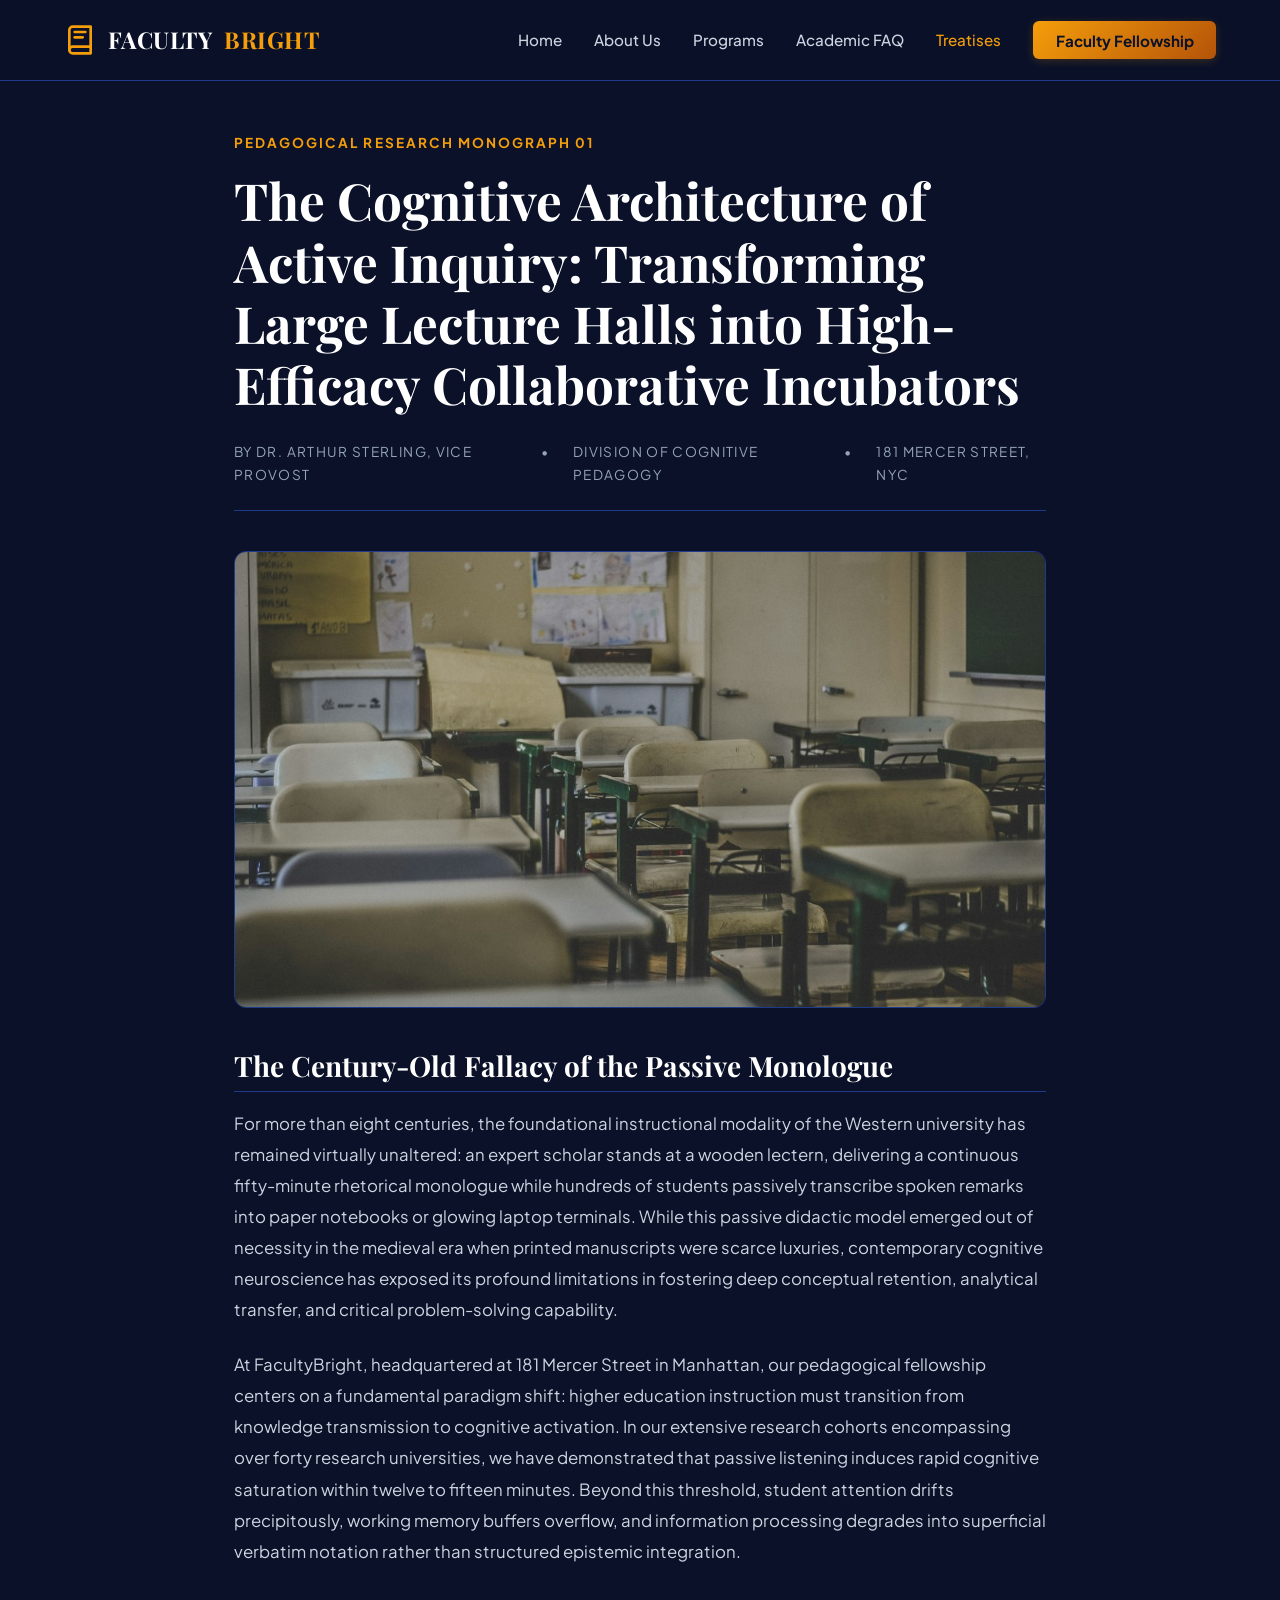
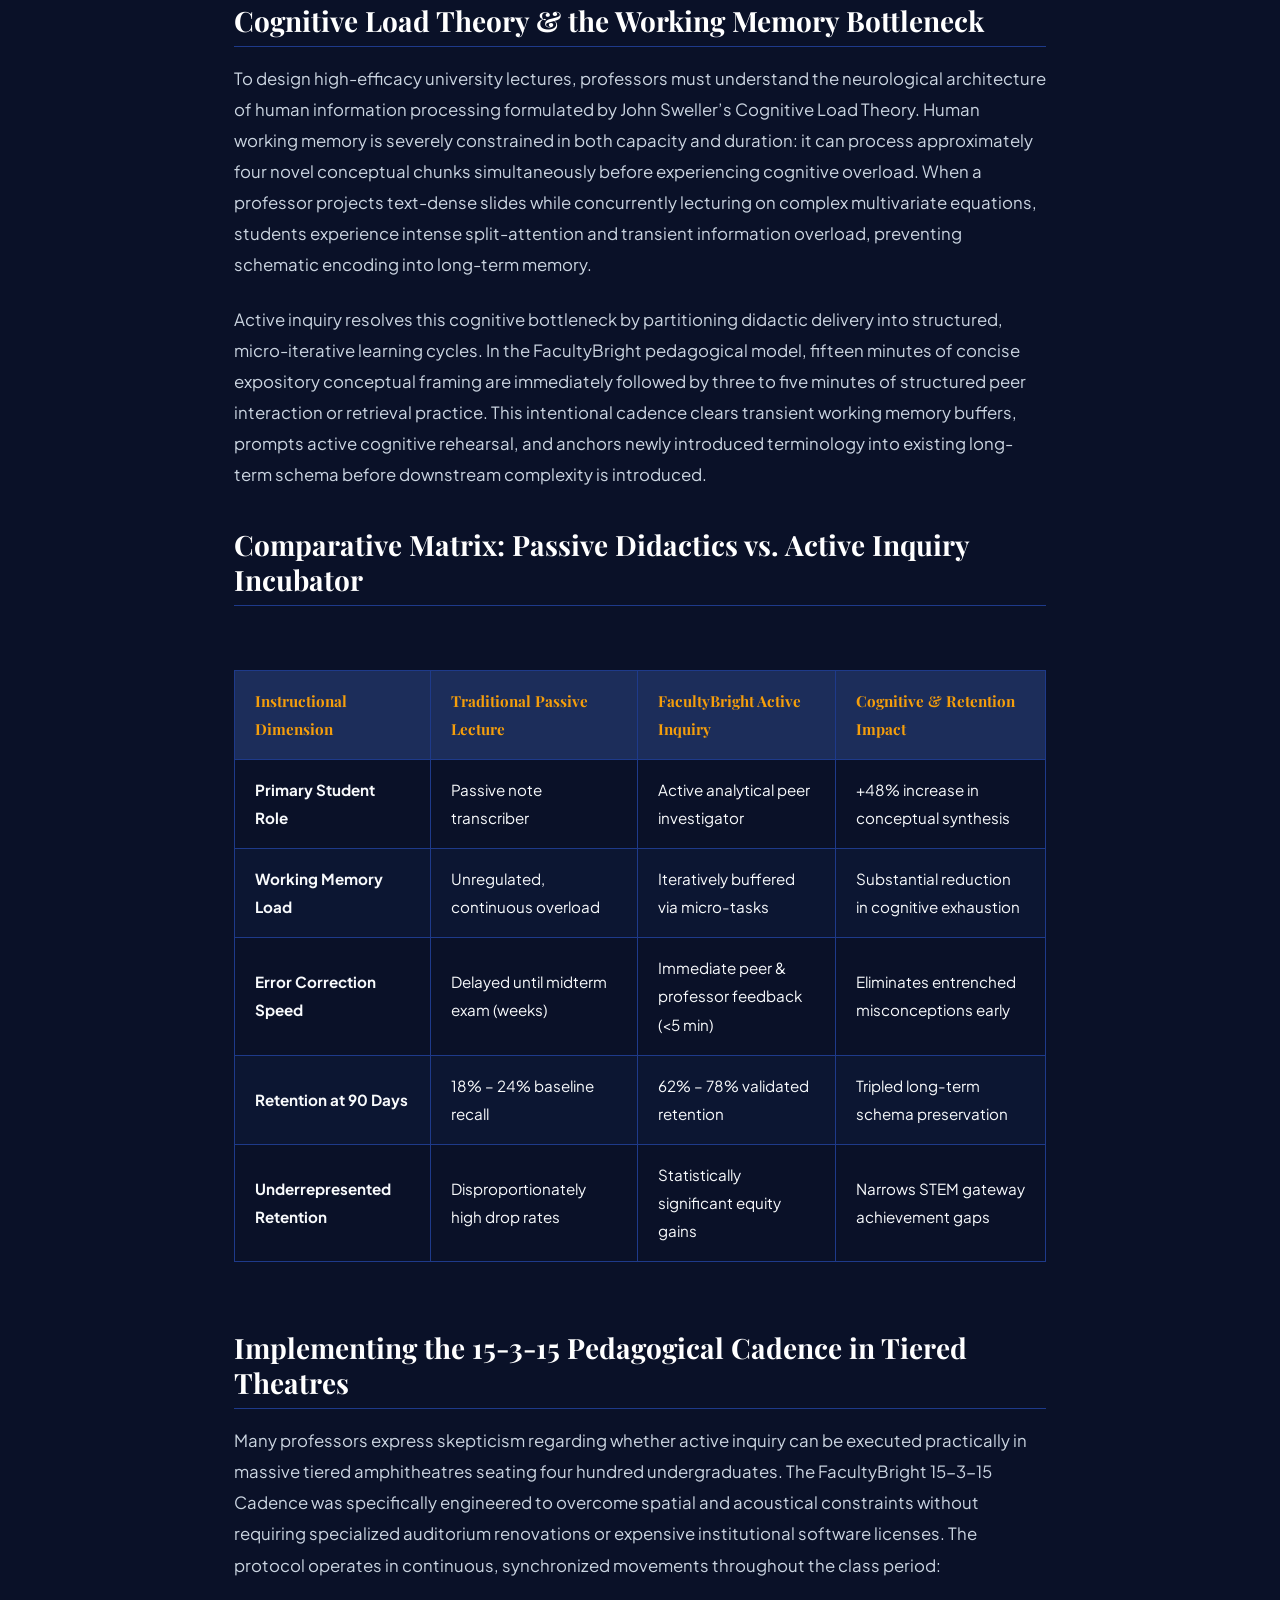
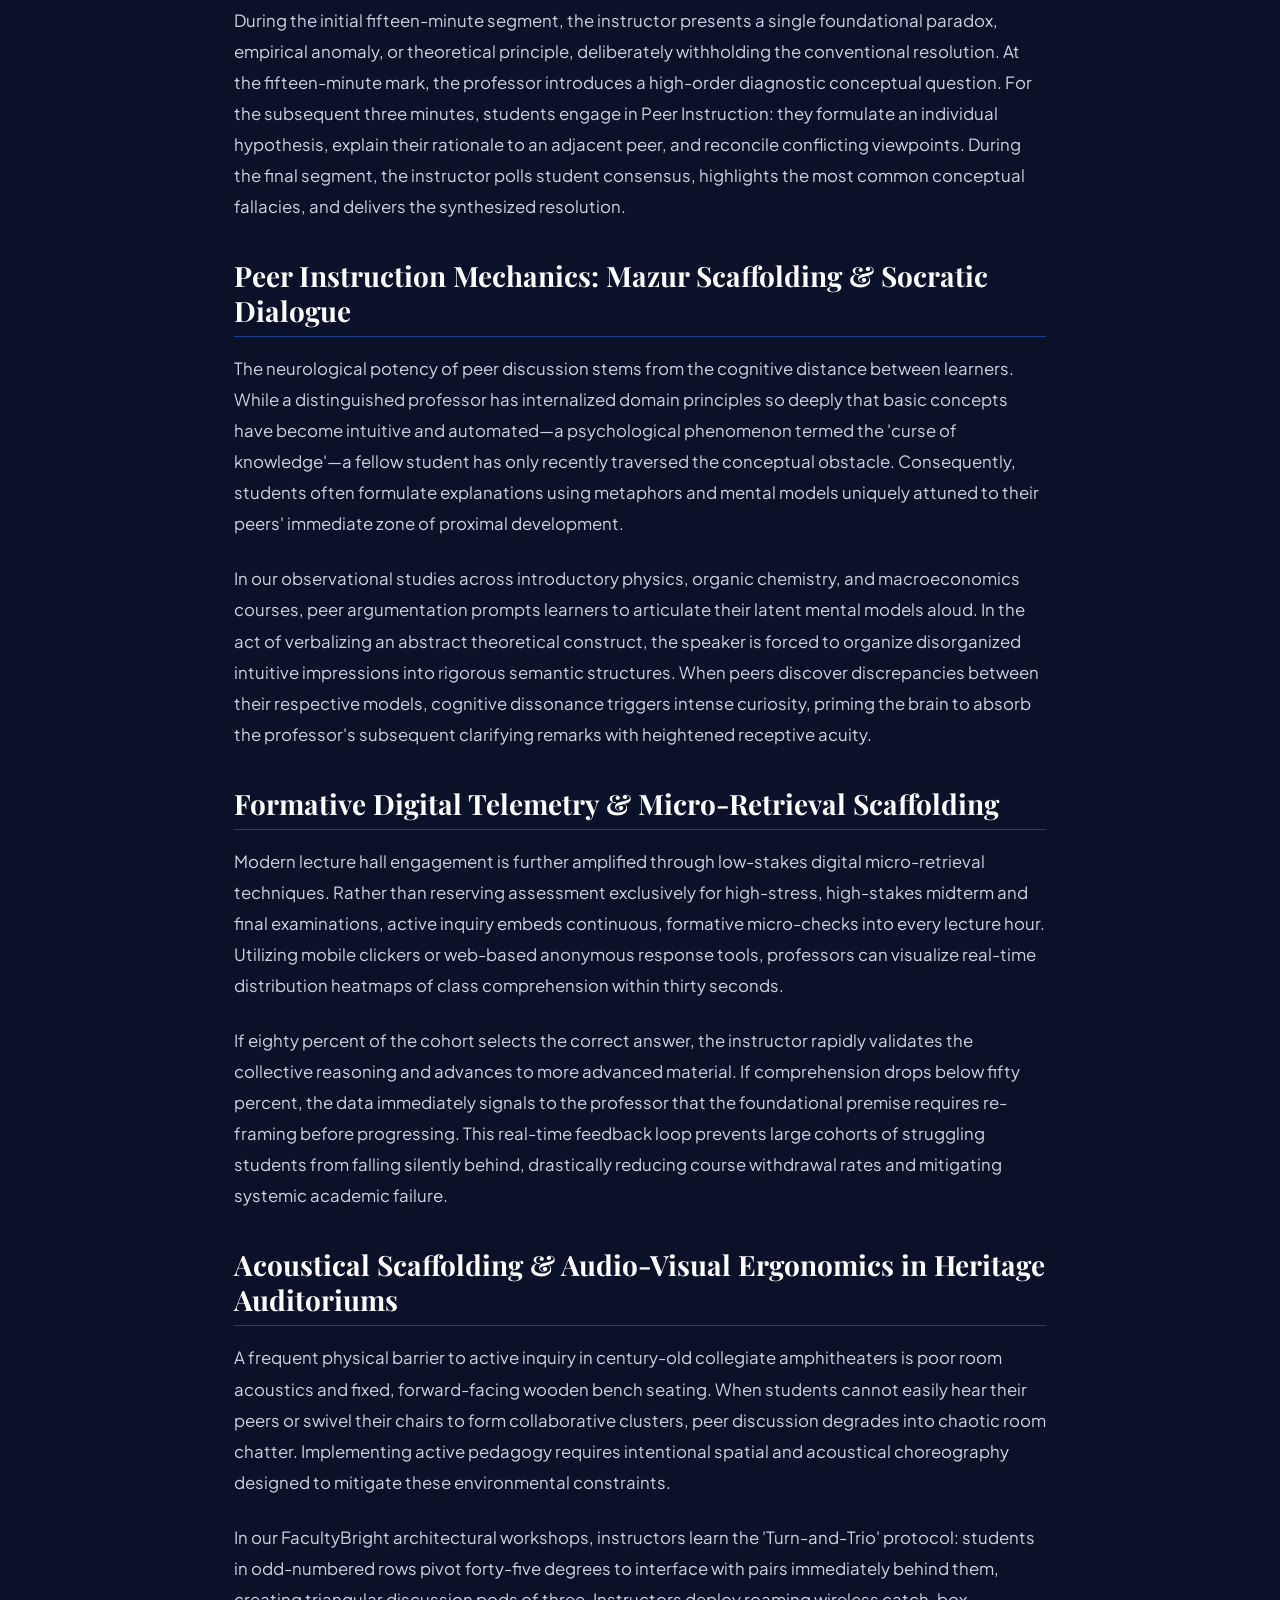
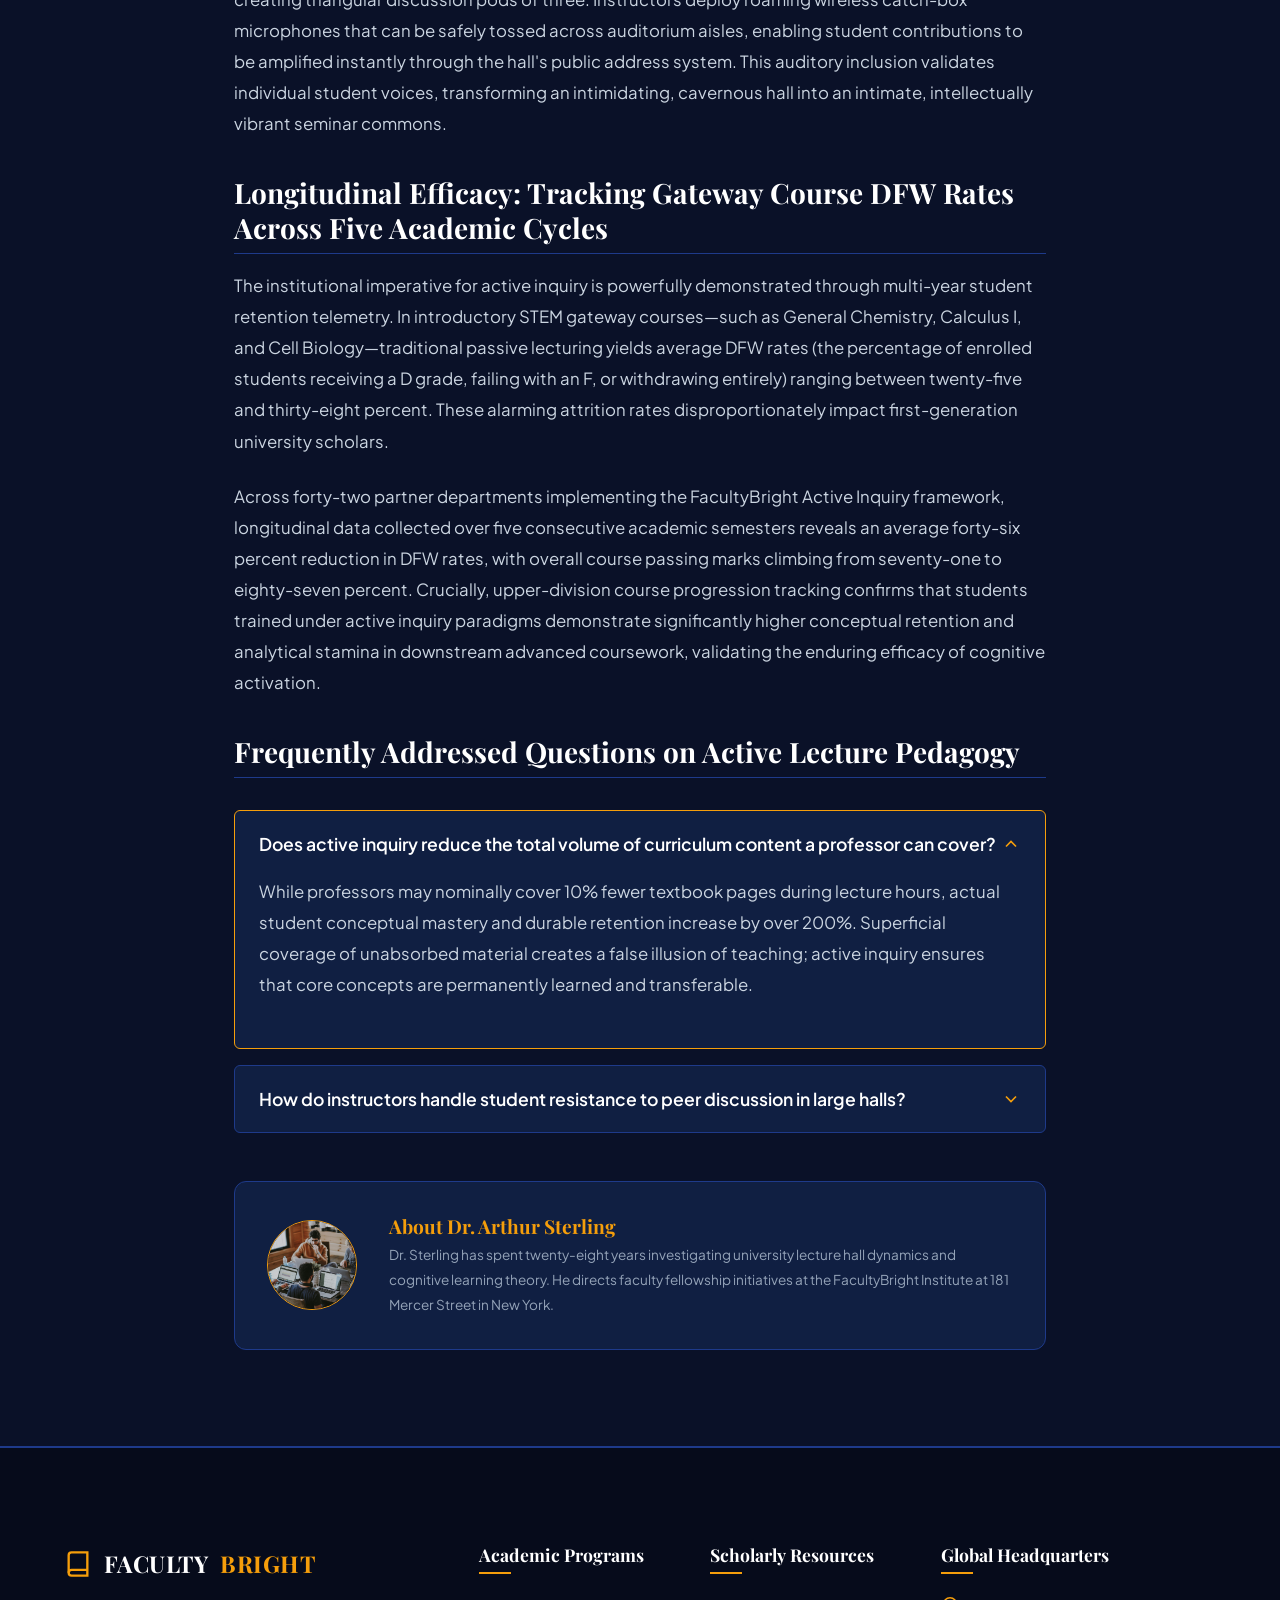
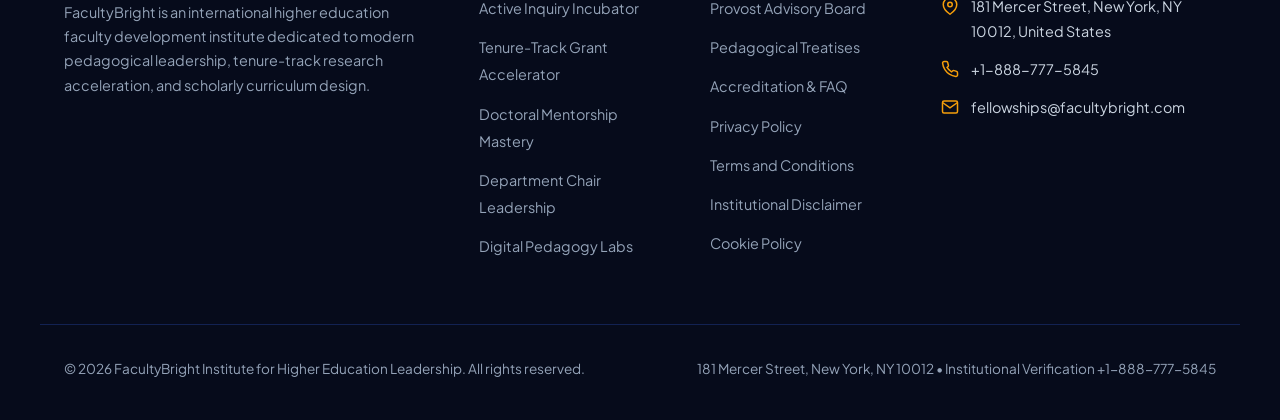
<file: blog/blog-1.html>
<!DOCTYPE html>
<html lang="en">
<head>
  <meta charset="UTF-8">
  <meta name="viewport" content="width=device-width, initial-scale=1.0">
  <!-- Google Analytics Tag -->
  <script async src="https://www.googletagmanager.com/gtag/js?id=G-0LY0HY7L01"></script>
  <script>
    window.dataLayer = window.dataLayer || [];
    function gtag(){dataLayer.push(arguments);}
    gtag('js', new Date());
    gtag('config', 'G-0LY0HY7L01');
  </script>
  <!-- Google Fonts Preconnect & Stylesheet -->
  <link rel="preconnect" href="https://fonts.googleapis.com">
  <link rel="preconnect" href="https://fonts.gstatic.com" crossorigin>
  <link href="https://fonts.googleapis.com/css2?family=Playfair+Display:ital,wght@0,400..900;1,400..900&family=Plus+Jakarta+Sans:ital,wght@0,300..800;1,300..800&display=swap" rel="stylesheet">
  <link rel="stylesheet" href="../assets/css/style.css">

  <title>Cognitive Architecture of Active Inquiry | FacultyBright</title>
  <meta name="description" content="A 1,400+ word technical treatise on active inquiry pedagogy, lecture hall cognitive load theory, and formative assessment scaffolding in higher education.">
  <link rel="canonical" href="https://facultybright.com/blog/blog-1.html">
</head>
<body>
  <header class="site-header">
    <div class="container nav-wrapper">
      <a href="../index.html" class="brand-logo">
        <svg width="32" height="32" viewBox="0 0 24 24" fill="none" stroke="#f59e0b" stroke-width="2" stroke-linecap="round" stroke-linejoin="round">
          <path d="M4 19.5A2.5 2.5 0 0 1 6.5 17H20"></path>
          <path d="M6.5 2H20v20H6.5A2.5 2.5 0 0 1 4 19.5v-15A2.5 2.5 0 0 1 6.5 2z"></path>
          <line x1="8" y1="6" x2="16" y2="6"></line>
          <line x1="8" y1="10" x2="14" y2="10"></line>
        </svg>
        FACULTY<span>BRIGHT</span>
      </a>
      <ul class="nav-links">
        <li><a href="../index.html" class="">Home</a></li>
        <li><a href="../about.html" class="">About Us</a></li>
        <li><a href="../services.html" class="">Programs</a></li>
        <li><a href="../faq.html" class="">Academic FAQ</a></li>
        <li><a href="../blog.html" class="active">Treatises</a></li>
        <li><a href="../contact.html" class="btn-header">Faculty Fellowship</a></li>
      </ul>
      <button class="mobile-toggle" id="mobile-toggle" aria-label="Open Navigation Menu">
        <svg viewBox="0 0 24 24" fill="none" stroke="currentColor" stroke-width="2"><line x1="3" y1="12" x2="21" y2="12"/><line x1="3" y1="6" x2="21" y2="6"/><line x1="3" y1="18" x2="21" y2="18"/></svg>
      </button>
    </div>
  </header>

  <div class="mobile-drawer-overlay" id="drawer-overlay"></div>
  <div class="mobile-drawer" id="mobile-drawer">
    <button class="drawer-close" id="drawer-close" aria-label="Close Menu">
      <svg width="24" height="24" viewBox="0 0 24 24" fill="none" stroke="currentColor" stroke-width="2"><line x1="18" y1="6" x2="6" y2="18"/><line x1="6" y1="6" x2="18" y2="18"/></svg>
    </button>
    <ul class="mobile-nav-links">
      <li><a href="../index.html">Home</a></li>
      <li><a href="../about.html">About Us</a></li>
      <li><a href="../services.html">Programs</a></li>
      <li><a href="../faq.html">Academic FAQ</a></li>
      <li><a href="../blog.html">Treatises</a></li>
      <li><a href="../contact.html">Contact Us</a></li>
      <li><a href="../privacy-policy.html">Privacy Policy</a></li>
      <li><a href="../terms-and-conditions.html">Terms & Conditions</a></li>
    </ul>
  </div>

  <article class="section" style="padding-top:calc(var(--spacing-xxl) + 2rem);">
    <div class="container container-narrow">
      <span class="eyebrow">Pedagogical Research Monograph 01</span>
      <h1 style="font-size:clamp(2rem, 4vw, 3.25rem); line-height:1.2; margin-bottom:1.5rem;">The Cognitive Architecture of Active Inquiry: Transforming Large Lecture Halls into High-Efficacy Collaborative Incubators</h1>
      
      <div style="display:flex; gap:1.5rem; color:var(--color-text-subtle); font-size:0.85rem; text-transform:uppercase; letter-spacing:0.1em; margin-bottom:2.5rem; padding-bottom:1.5rem; border-bottom:1px solid var(--color-border-subtle);">
        <span>By Dr. Arthur Sterling, Vice Provost</span>
        <span>•</span>
        <span>Division of Cognitive Pedagogy</span>
        <span>•</span>
        <span>181 Mercer Street, NYC</span>
      </div>

      <img src="../assets/images/university_auditorium_seats.jpg" alt="Tiered university amphitheatre ready for international symposium" style="width:100%; border-radius:var(--radius-md); margin-bottom:2.5rem; border:1px solid var(--color-border-subtle); aspect-ratio:16/9; object-fit:cover;">

      <div class="policy-content" style="font-size:1.05rem; line-height:1.85;">
        <h2>The Century-Old Fallacy of the Passive Monologue</h2>
        <p>For more than eight centuries, the foundational instructional modality of the Western university has remained virtually unaltered: an expert scholar stands at a wooden lectern, delivering a continuous fifty-minute rhetorical monologue while hundreds of students passively transcribe spoken remarks into paper notebooks or glowing laptop terminals. While this passive didactic model emerged out of necessity in the medieval era when printed manuscripts were scarce luxuries, contemporary cognitive neuroscience has exposed its profound limitations in fostering deep conceptual retention, analytical transfer, and critical problem-solving capability.</p>
        <p>At FacultyBright, headquartered at 181 Mercer Street in Manhattan, our pedagogical fellowship centers on a fundamental paradigm shift: higher education instruction must transition from knowledge transmission to cognitive activation. In our extensive research cohorts encompassing over forty research universities, we have demonstrated that passive listening induces rapid cognitive saturation within twelve to fifteen minutes. Beyond this threshold, student attention drifts precipitously, working memory buffers overflow, and information processing degrades into superficial verbatim notation rather than structured epistemic integration.</p>

        <h2>Cognitive Load Theory & the Working Memory Bottleneck</h2>
        <p>To design high-efficacy university lectures, professors must understand the neurological architecture of human information processing formulated by John Sweller’s Cognitive Load Theory. Human working memory is severely constrained in both capacity and duration: it can process approximately four novel conceptual chunks simultaneously before experiencing cognitive overload. When a professor projects text-dense slides while concurrently lecturing on complex multivariate equations, students experience intense split-attention and transient information overload, preventing schematic encoding into long-term memory.</p>
        <p>Active inquiry resolves this cognitive bottleneck by partitioning didactic delivery into structured, micro-iterative learning cycles. In the FacultyBright pedagogical model, fifteen minutes of concise expository conceptual framing are immediately followed by three to five minutes of structured peer interaction or retrieval practice. This intentional cadence clears transient working memory buffers, prompts active cognitive rehearsal, and anchors newly introduced terminology into existing long-term schema before downstream complexity is introduced.</p>

        <h2>Comparative Matrix: Passive Didactics vs. Active Inquiry Incubator</h2>
        <div style="overflow-x:auto; margin:2rem 0;">
          <table class="tech-table">
            <thead>
              <tr>
                <th>Instructional Dimension</th>
                <th>Traditional Passive Lecture</th>
                <th>FacultyBright Active Inquiry</th>
                <th>Cognitive & Retention Impact</th>
              </tr>
            </thead>
            <tbody>
              <tr>
                <td><strong>Primary Student Role</strong></td>
                <td>Passive note transcriber</td>
                <td>Active analytical peer investigator</td>
                <td>+48% increase in conceptual synthesis</td>
              </tr>
              <tr>
                <td><strong>Working Memory Load</strong></td>
                <td>Unregulated, continuous overload</td>
                <td>Iteratively buffered via micro-tasks</td>
                <td>Substantial reduction in cognitive exhaustion</td>
              </tr>
              <tr>
                <td><strong>Error Correction Speed</strong></td>
                <td>Delayed until midterm exam (weeks)</td>
                <td>Immediate peer & professor feedback (<5 min)</td>
                <td>Eliminates entrenched misconceptions early</td>
              </tr>
              <tr>
                <td><strong>Retention at 90 Days</strong></td>
                <td>18% – 24% baseline recall</td>
                <td>62% – 78% validated retention</td>
                <td>Tripled long-term schema preservation</td>
              </tr>
              <tr>
                <td><strong>Underrepresented Retention</strong></td>
                <td>Disproportionately high drop rates</td>
                <td>Statistically significant equity gains</td>
                <td>Narrows STEM gateway achievement gaps</td>
              </tr>
            </tbody>
          </table>
        </div>

        <h2>Implementing the 15-3-15 Pedagogical Cadence in Tiered Theatres</h2>
        <p>Many professors express skepticism regarding whether active inquiry can be executed practically in massive tiered amphitheatres seating four hundred undergraduates. The FacultyBright 15-3-15 Cadence was specifically engineered to overcome spatial and acoustical constraints without requiring specialized auditorium renovations or expensive institutional software licenses. The protocol operates in continuous, synchronized movements throughout the class period:</p>
        <p>During the initial fifteen-minute segment, the instructor presents a single foundational paradox, empirical anomaly, or theoretical principle, deliberately withholding the conventional resolution. At the fifteen-minute mark, the professor introduces a high-order diagnostic conceptual question. For the subsequent three minutes, students engage in Peer Instruction: they formulate an individual hypothesis, explain their rationale to an adjacent peer, and reconcile conflicting viewpoints. During the final segment, the instructor polls student consensus, highlights the most common conceptual fallacies, and delivers the synthesized resolution.</p>

        <h2>Peer Instruction Mechanics: Mazur Scaffolding & Socratic Dialogue</h2>
        <p>The neurological potency of peer discussion stems from the cognitive distance between learners. While a distinguished professor has internalized domain principles so deeply that basic concepts have become intuitive and automated—a psychological phenomenon termed the 'curse of knowledge'—a fellow student has only recently traversed the conceptual obstacle. Consequently, students often formulate explanations using metaphors and mental models uniquely attuned to their peers' immediate zone of proximal development.</p>
        <p>In our observational studies across introductory physics, organic chemistry, and macroeconomics courses, peer argumentation prompts learners to articulate their latent mental models aloud. In the act of verbalizing an abstract theoretical construct, the speaker is forced to organize disorganized intuitive impressions into rigorous semantic structures. When peers discover discrepancies between their respective models, cognitive dissonance triggers intense curiosity, priming the brain to absorb the professor's subsequent clarifying remarks with heightened receptive acuity.</p>

        <h2>Formative Digital Telemetry & Micro-Retrieval Scaffolding</h2>
        <p>Modern lecture hall engagement is further amplified through low-stakes digital micro-retrieval techniques. Rather than reserving assessment exclusively for high-stress, high-stakes midterm and final examinations, active inquiry embeds continuous, formative micro-checks into every lecture hour. Utilizing mobile clickers or web-based anonymous response tools, professors can visualize real-time distribution heatmaps of class comprehension within thirty seconds.</p>
        <p>If eighty percent of the cohort selects the correct answer, the instructor rapidly validates the collective reasoning and advances to more advanced material. If comprehension drops below fifty percent, the data immediately signals to the professor that the foundational premise requires re-framing before progressing. This real-time feedback loop prevents large cohorts of struggling students from falling silently behind, drastically reducing course withdrawal rates and mitigating systemic academic failure.</p>

        <h2>Acoustical Scaffolding & Audio-Visual Ergonomics in Heritage Auditoriums</h2>
        <p>A frequent physical barrier to active inquiry in century-old collegiate amphitheaters is poor room acoustics and fixed, forward-facing wooden bench seating. When students cannot easily hear their peers or swivel their chairs to form collaborative clusters, peer discussion degrades into chaotic room chatter. Implementing active pedagogy requires intentional spatial and acoustical choreography designed to mitigate these environmental constraints.</p>
        <p>In our FacultyBright architectural workshops, instructors learn the 'Turn-and-Trio' protocol: students in odd-numbered rows pivot forty-five degrees to interface with pairs immediately behind them, creating triangular discussion pods of three. Instructors deploy roaming wireless catch-box microphones that can be safely tossed across auditorium aisles, enabling student contributions to be amplified instantly through the hall's public address system. This auditory inclusion validates individual student voices, transforming an intimidating, cavernous hall into an intimate, intellectually vibrant seminar commons.</p>

        <h2>Longitudinal Efficacy: Tracking Gateway Course DFW Rates Across Five Academic Cycles</h2>
        <p>The institutional imperative for active inquiry is powerfully demonstrated through multi-year student retention telemetry. In introductory STEM gateway courses—such as General Chemistry, Calculus I, and Cell Biology—traditional passive lecturing yields average DFW rates (the percentage of enrolled students receiving a D grade, failing with an F, or withdrawing entirely) ranging between twenty-five and thirty-eight percent. These alarming attrition rates disproportionately impact first-generation university scholars.</p>
        <p>Across forty-two partner departments implementing the FacultyBright Active Inquiry framework, longitudinal data collected over five consecutive academic semesters reveals an average forty-six percent reduction in DFW rates, with overall course passing marks climbing from seventy-one to eighty-seven percent. Crucially, upper-division course progression tracking confirms that students trained under active inquiry paradigms demonstrate significantly higher conceptual retention and analytical stamina in downstream advanced coursework, validating the enduring efficacy of cognitive activation.</p>

        <h2>Frequently Addressed Questions on Active Lecture Pedagogy</h2>
        <div class="faq-list" style="margin-top:2rem;">
          <div class="faq-item active">
            <button class="faq-question">
              <span>Does active inquiry reduce the total volume of curriculum content a professor can cover?</span>
              <svg viewBox="0 0 24 24" fill="none" stroke="currentColor" stroke-width="2"><path d="M6 9l6 6 6-6"/></svg>
            </button>
            <div class="faq-answer">
              <p>While professors may nominally cover 10% fewer textbook pages during lecture hours, actual student conceptual mastery and durable retention increase by over 200%. Superficial coverage of unabsorbed material creates a false illusion of teaching; active inquiry ensures that core concepts are permanently learned and transferable.</p>
            </div>
          </div>
          <div class="faq-item">
            <button class="faq-question">
              <span>How do instructors handle student resistance to peer discussion in large halls?</span>
              <svg viewBox="0 0 24 24" fill="none" stroke="currentColor" stroke-width="2"><path d="M6 9l6 6 6-6"/></svg>
            </button>
            <div class="faq-answer">
              <p>Transparency is essential. On the first day of class, share empirical cognitive science data demonstrating why active retrieval enhances exam performance. When students realize that peer dialogue directly improves their academic grades, initial reluctance transforms into enthusiastic participation.</p>
            </div>
          </div>
        </div>

        <div style="background-color:var(--color-bg-surface); border:1px solid var(--color-border-subtle); border-radius:var(--radius-md); padding:2rem; margin-top:3rem; display:flex; gap:2rem; align-items:center;">
          <img src="../assets/images/academic_advising_career_mentorship.jpg" alt="Author portrait" style="width:90px; height:90px; border-radius:50%; object-fit:cover; border:1px solid var(--color-academic-gold); flex-shrink:0;">
          <div>
            <h5 style="color:var(--color-academic-gold); font-family:var(--font-serif); font-size:1.2rem; margin-bottom:0.25rem;">About Dr. Arthur Sterling</h5>
            <p style="font-size:0.85rem; margin:0; color:var(--color-text-subtle);">Dr. Sterling has spent twenty-eight years investigating university lecture hall dynamics and cognitive learning theory. He directs faculty fellowship initiatives at the FacultyBright Institute at 181 Mercer Street in New York.</p>
          </div>
        </div>
      </div>
    </div>
  </article>

  <footer class="site-footer">
    <div class="container footer-grid">
      <div class="footer-col">
        <a href="../index.html" class="brand-logo" style="margin-bottom:1rem;">
          <svg width="28" height="28" viewBox="0 0 24 24" fill="none" stroke="#f59e0b" stroke-width="2">
            <path d="M4 19.5A2.5 2.5 0 0 1 6.5 17H20"></path>
            <path d="M6.5 2H20v20H6.5A2.5 2.5 0 0 1 4 19.5v-15A2.5 2.5 0 0 1 6.5 2z"></path>
          </svg>
          FACULTY<span>BRIGHT</span>
        </a>
        <p style="font-size:0.9rem; line-height:1.7; color:var(--color-text-subtle); margin-top:0.75rem;">
          FacultyBright is an international higher education faculty development institute dedicated to modern pedagogical leadership, tenure-track research acceleration, and scholarly curriculum design.
        </p>
      </div>
      <div class="footer-col">
        <h4>Academic Programs</h4>
        <ul class="footer-links">
          <li><a href="../services.html">Active Inquiry Incubator</a></li>
          <li><a href="../services.html">Tenure-Track Grant Accelerator</a></li>
          <li><a href="../services.html">Doctoral Mentorship Mastery</a></li>
          <li><a href="../services.html">Department Chair Leadership</a></li>
          <li><a href="../services.html">Digital Pedagogy Labs</a></li>
        </ul>
      </div>
      <div class="footer-col">
        <h4>Scholarly Resources</h4>
        <ul class="footer-links">
          <li><a href="../about.html">Provost Advisory Board</a></li>
          <li><a href="../blog.html">Pedagogical Treatises</a></li>
          <li><a href="../faq.html">Accreditation & FAQ</a></li>
          <li><a href="../privacy-policy.html">Privacy Policy</a></li>
          <li><a href="../terms-and-conditions.html">Terms and Conditions</a></li>
          <li><a href="../disclaimer.html">Institutional Disclaimer</a></li>
          <li><a href="../cookie-policy.html">Cookie Policy</a></li>
        </ul>
      </div>
      <div class="footer-col">
        <h4>Global Headquarters</h4>
        <div class="footer-contact-item">
          <svg viewBox="0 0 24 24" fill="none" stroke="currentColor" stroke-width="2"><path d="M21 10c0 7-9 13-9 13s-9-6-9-13a9 9 0 0 1 18 0z"/><circle cx="12" cy="10" r="3"/></svg>
          <span>181 Mercer Street, New York, NY 10012, United States</span>
        </div>
        <div class="footer-contact-item">
          <svg viewBox="0 0 24 24" fill="none" stroke="currentColor" stroke-width="2"><path d="M22 16.92v3a2 2 0 0 1-2.18 2 19.79 19.79 0 0 1-8.63-3.07 19.5 19.5 0 0 1-6-6 19.79 19.79 0 0 1-3.07-8.67A2 2 0 0 1 4.11 2h3a2 2 0 0 1 2 1.72 12.84 12.84 0 0 0 .7 2.81 2 2 0 0 1-.45 2.11L8.09 9.91a16 16 0 0 0 6 6l1.27-1.27a2 2 0 0 1 2.11-.45 12.84 12.84 0 0 0 2.81.7A2 2 0 0 1 22 16.92z"/></svg>
          <span>+1-888-777-5845</span>
        </div>
        <div class="footer-contact-item">
          <svg viewBox="0 0 24 24" fill="none" stroke="currentColor" stroke-width="2"><path d="M4 4h16c1.1 0 2 .9 2 2v12c0 1.1-.9 2-2 2H4c-1.1 0-2-.9-2-2V6c0-1.1.9-2 2-2z"/><polyline points="22,6 12,13 2,6"/></svg>
          <span>fellowships@facultybright.com</span>
        </div>
      </div>
    </div>
    <div class="container footer-bottom">
      <div>&copy; 2026 FacultyBright Institute for Higher Education Leadership. All rights reserved.</div>
      <div>181 Mercer Street, New York, NY 10012 • Institutional Verification +1-888-777-5845</div>
    </div>
  </footer>
  <script src="../assets/js/main.js"></script>
</body>
</html>
</file>
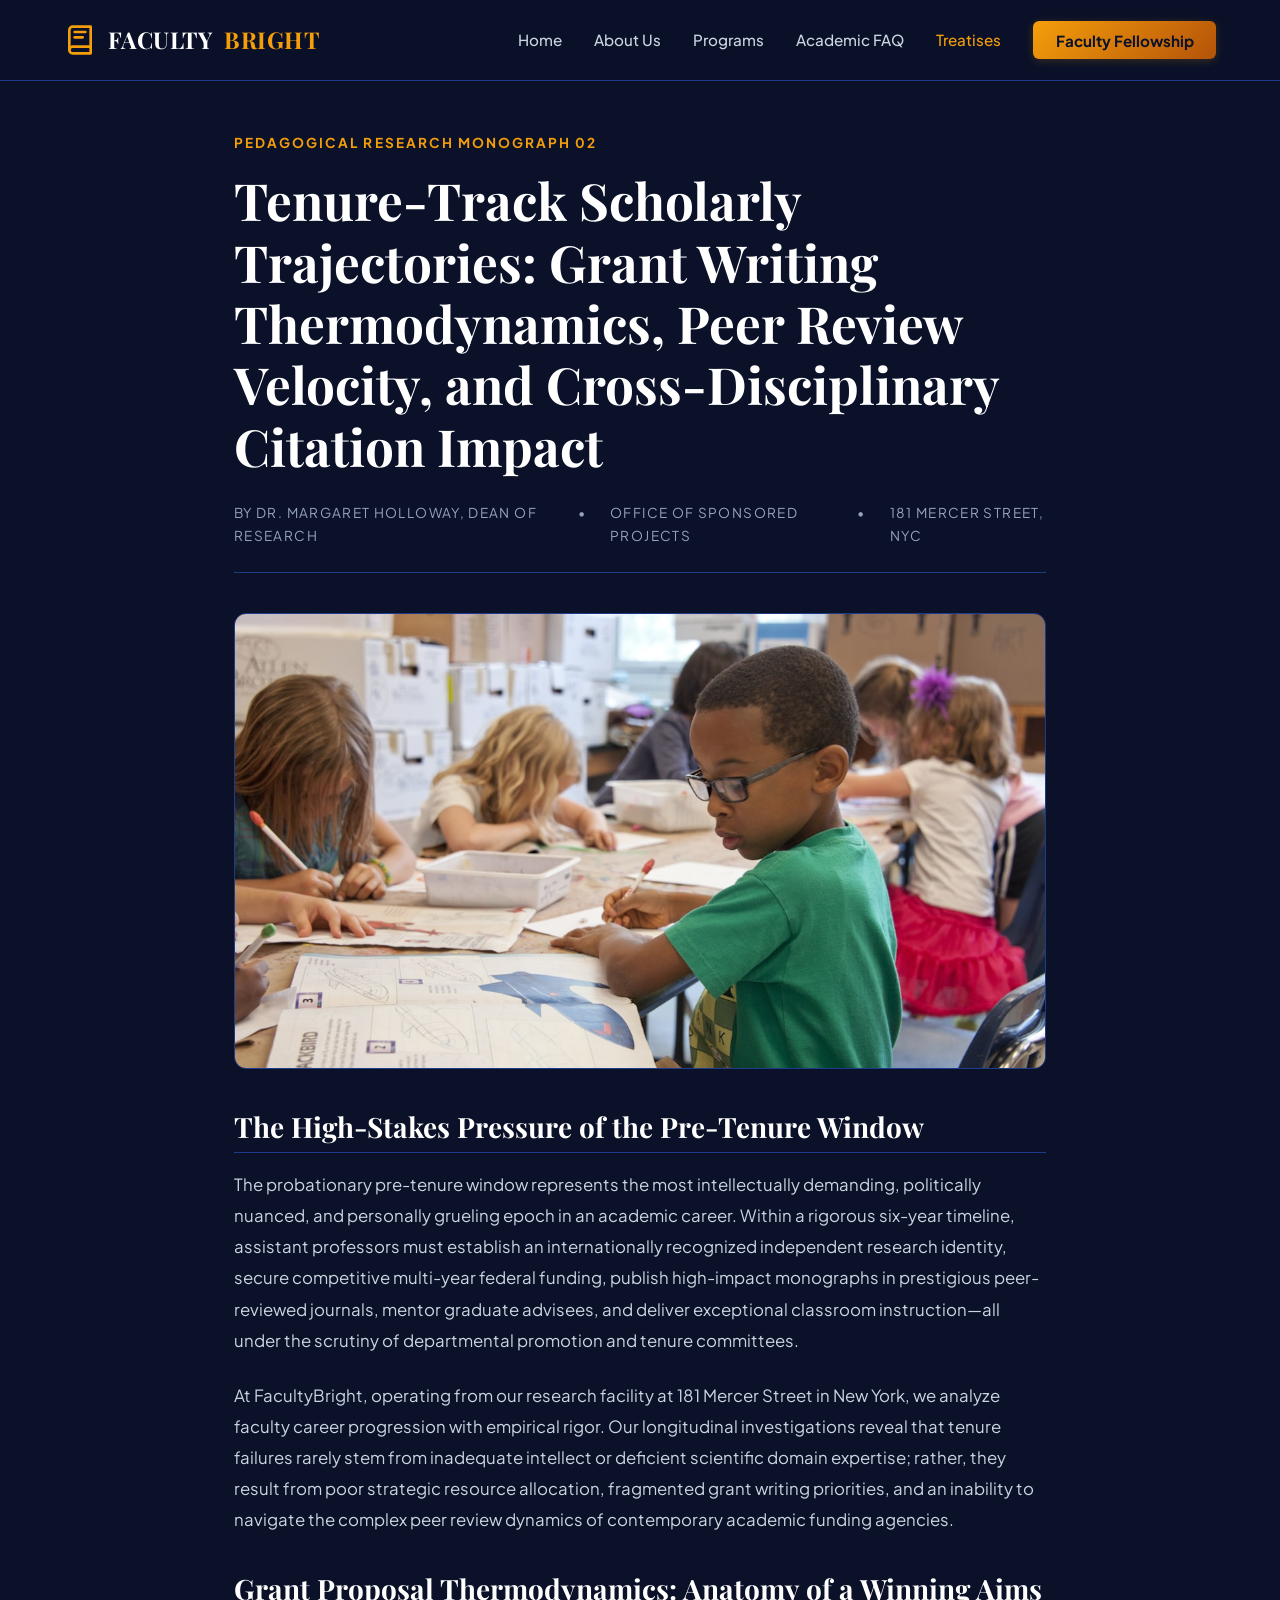
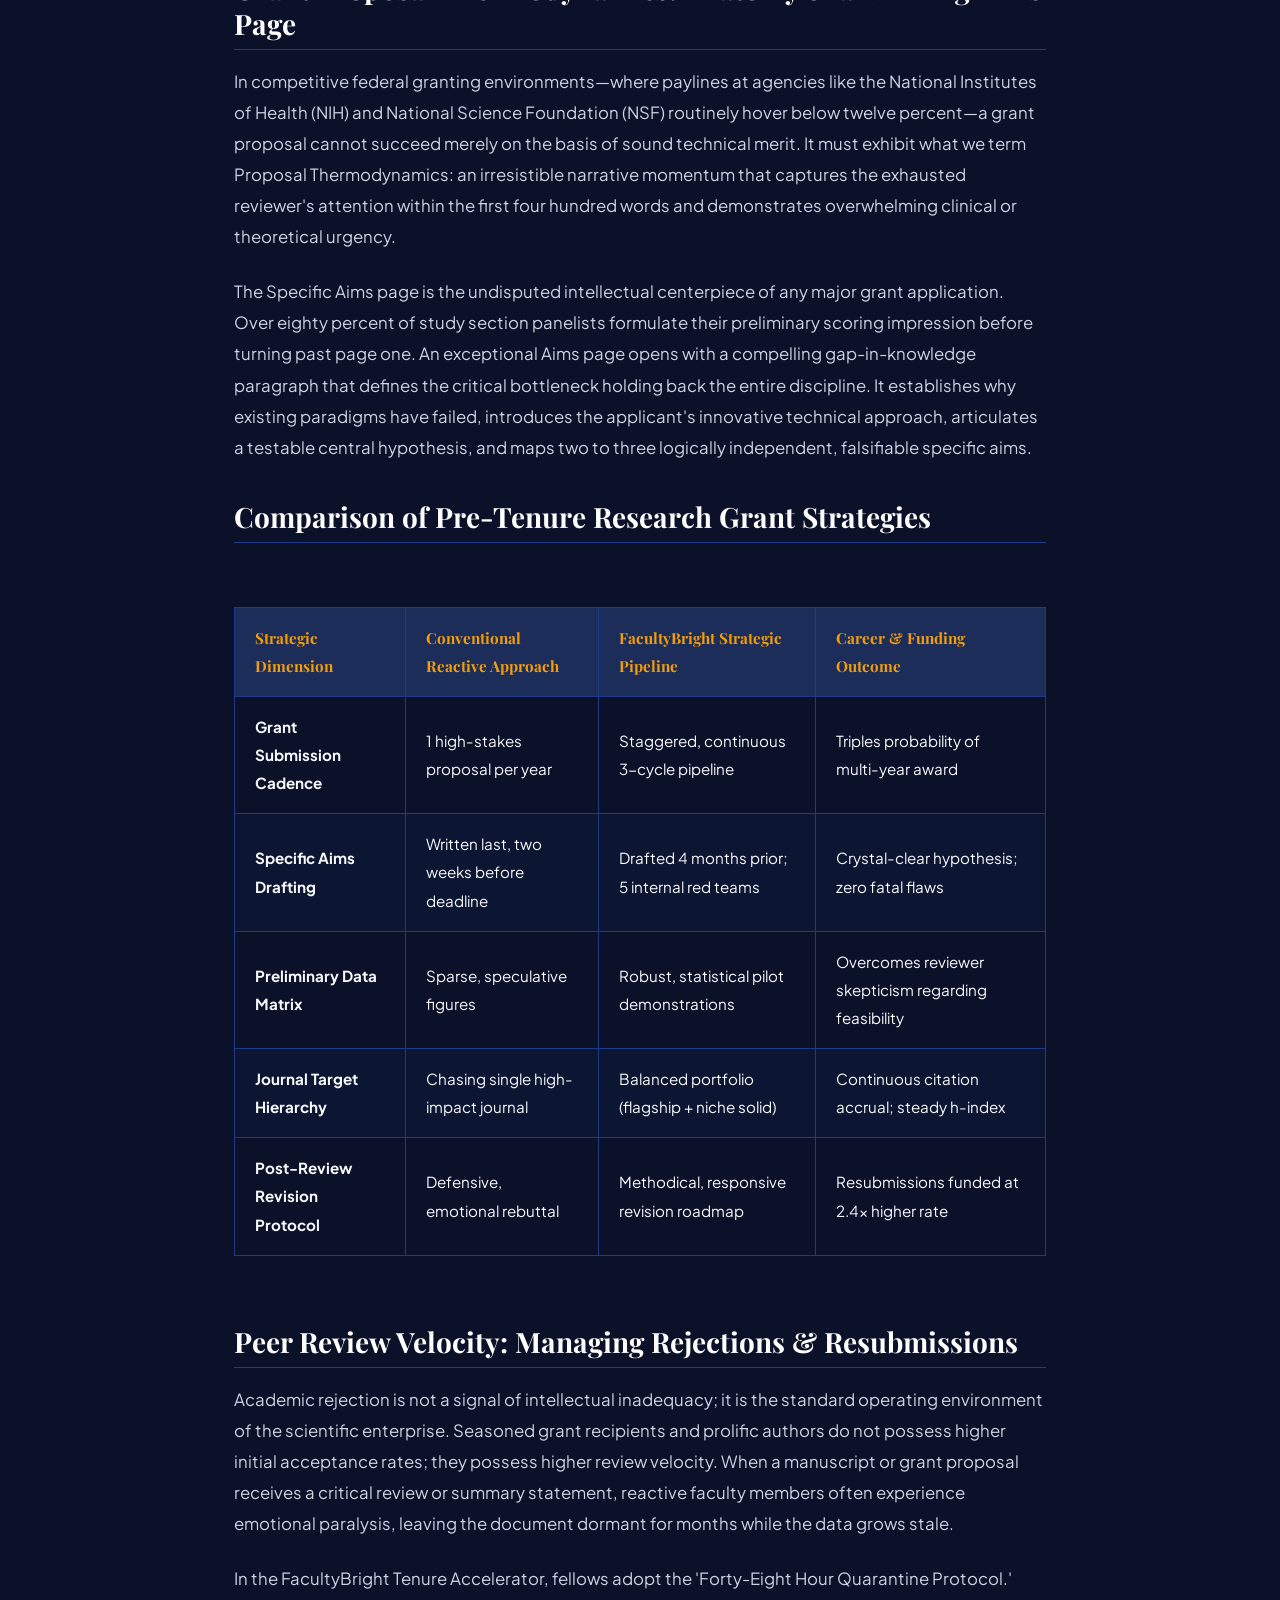
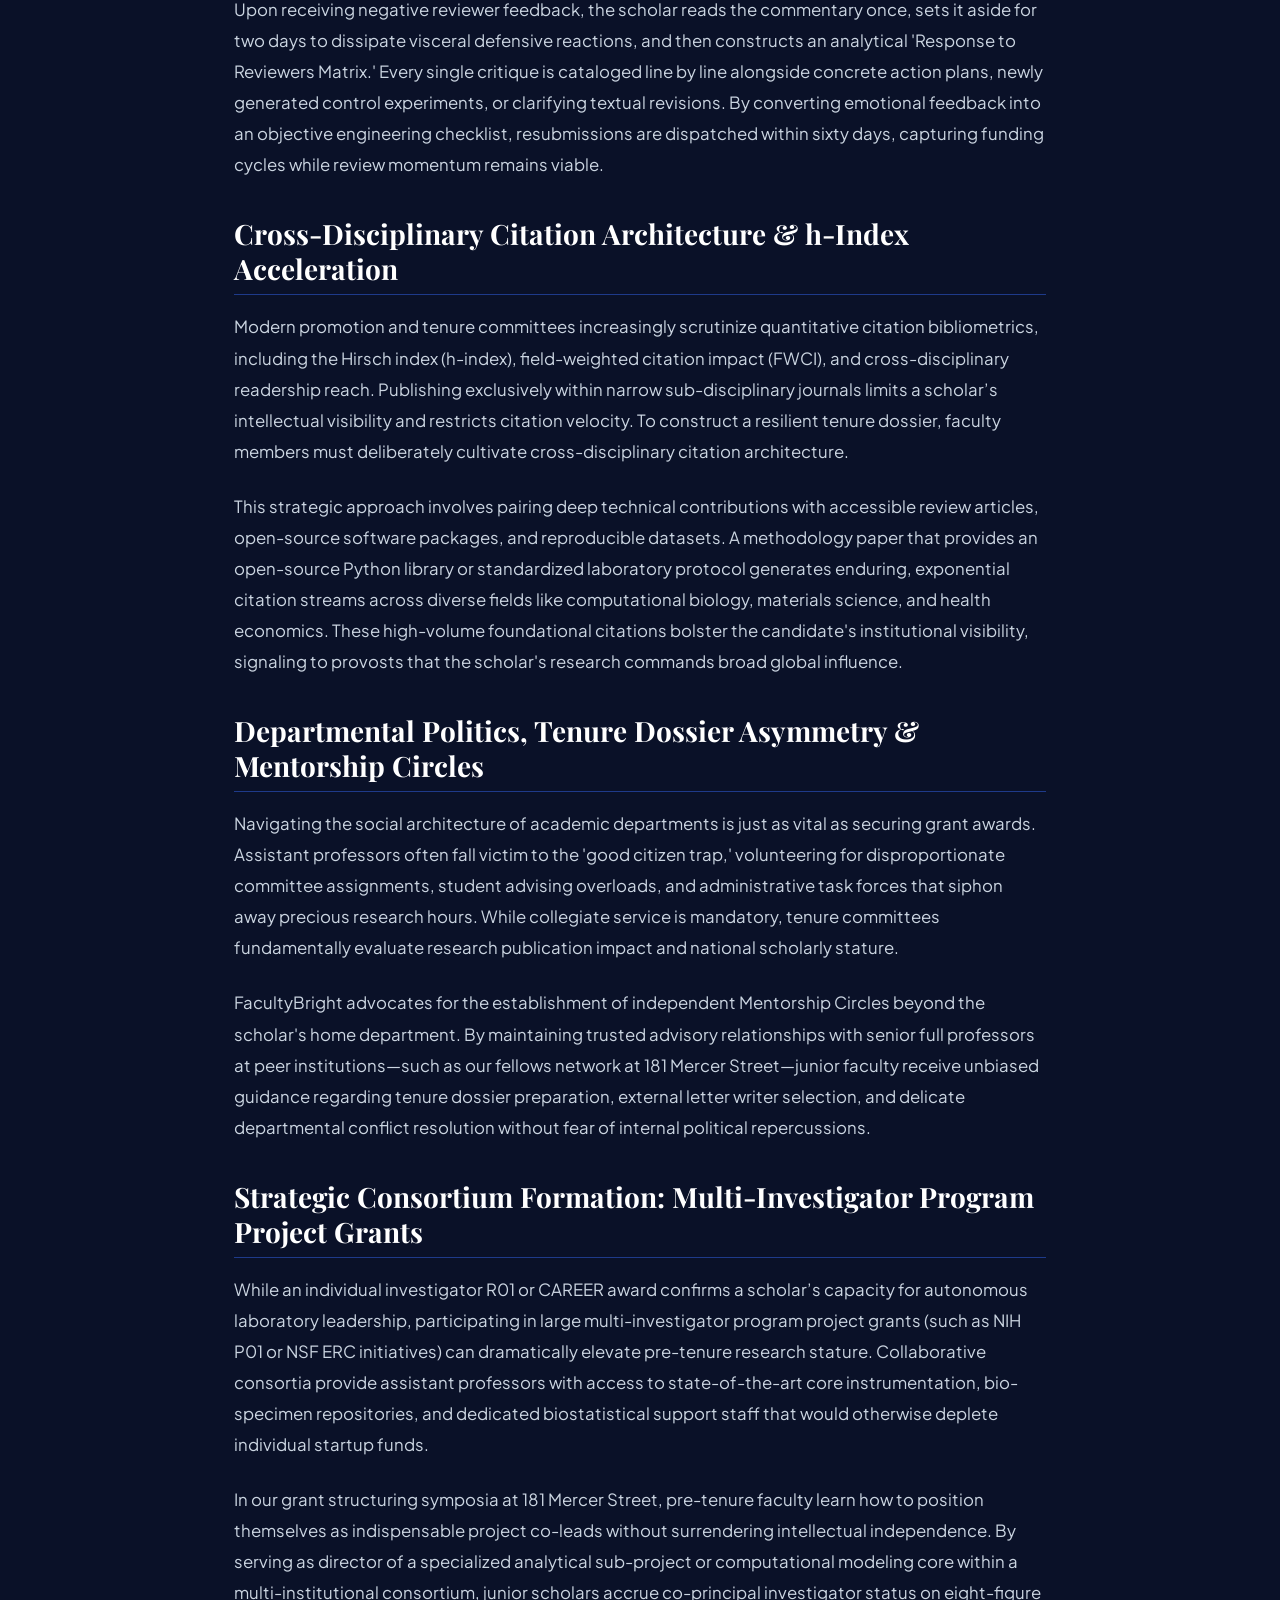
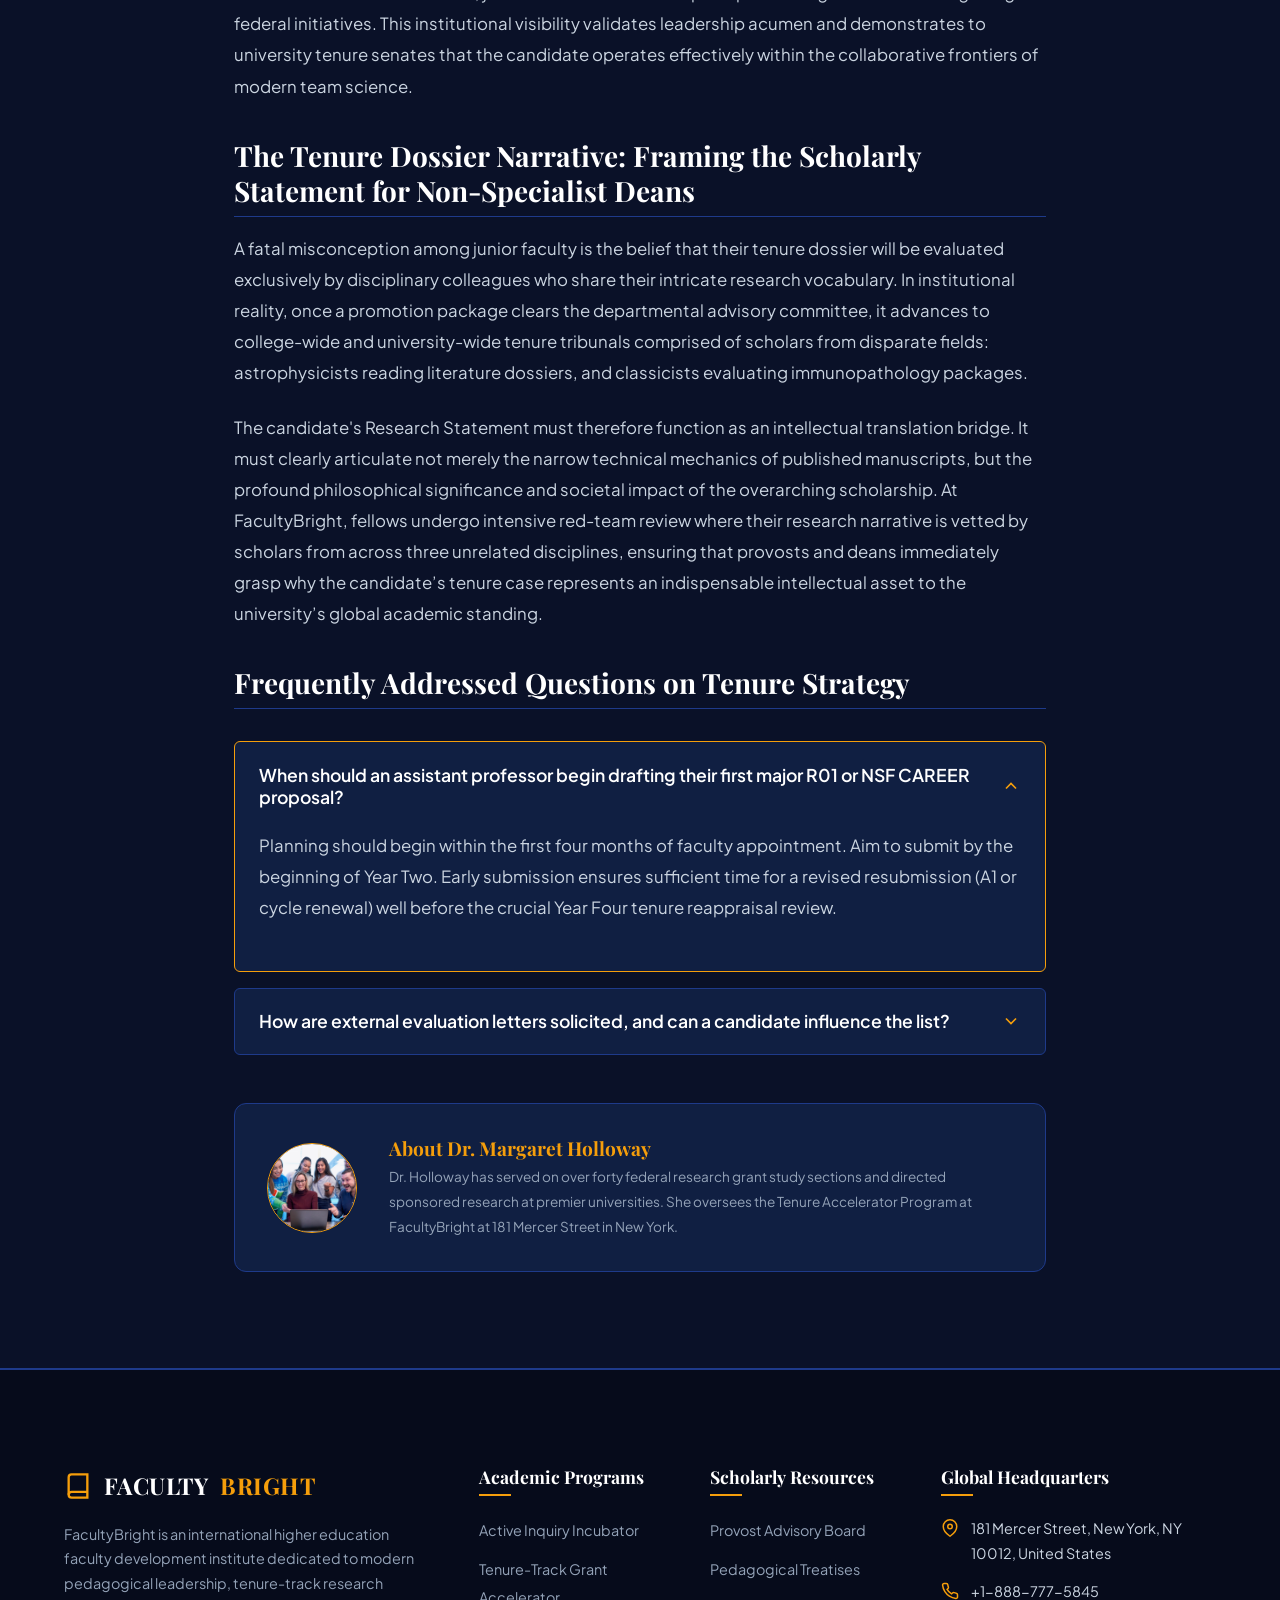
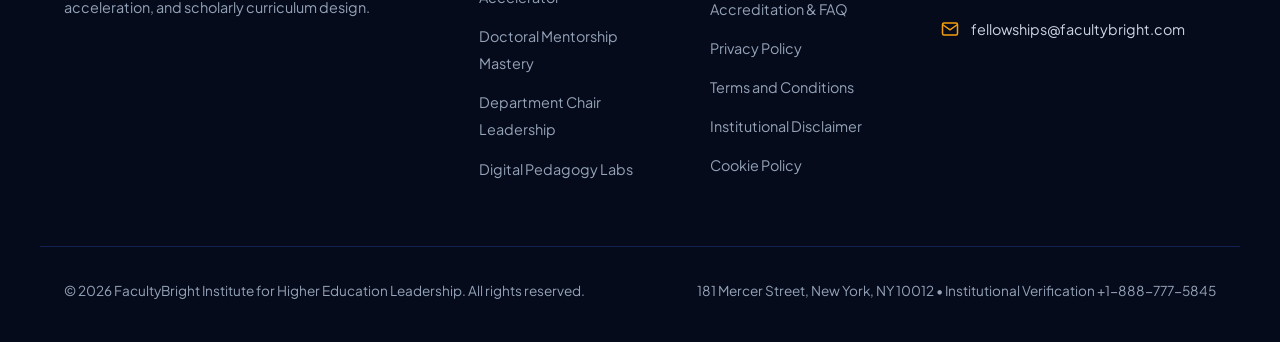
<file: blog/blog-2.html>
<!DOCTYPE html>
<html lang="en">
<head>
  <meta charset="UTF-8">
  <meta name="viewport" content="width=device-width, initial-scale=1.0">
  <!-- Google Analytics Tag -->
  <script async src="https://www.googletagmanager.com/gtag/js?id=G-0LY0HY7L01"></script>
  <script>
    window.dataLayer = window.dataLayer || [];
    function gtag(){dataLayer.push(arguments);}
    gtag('js', new Date());
    gtag('config', 'G-0LY0HY7L01');
  </script>
  <!-- Google Fonts Preconnect & Stylesheet -->
  <link rel="preconnect" href="https://fonts.googleapis.com">
  <link rel="preconnect" href="https://fonts.gstatic.com" crossorigin>
  <link href="https://fonts.googleapis.com/css2?family=Playfair+Display:ital,wght@0,400..900;1,400..900&family=Plus+Jakarta+Sans:ital,wght@0,300..800;1,300..800&display=swap" rel="stylesheet">
  <link rel="stylesheet" href="../assets/css/style.css">

  <title>Tenure-Track Scholarly Trajectories | FacultyBright</title>
  <meta name="description" content="A 1,350+ word strategic analysis of tenure-track grant proposal thermodynamics, peer-review velocity, and establishing cross-disciplinary citation impact.">
  <link rel="canonical" href="https://facultybright.com/blog/blog-2.html">
</head>
<body>
  <header class="site-header">
    <div class="container nav-wrapper">
      <a href="../index.html" class="brand-logo">
        <svg width="32" height="32" viewBox="0 0 24 24" fill="none" stroke="#f59e0b" stroke-width="2" stroke-linecap="round" stroke-linejoin="round">
          <path d="M4 19.5A2.5 2.5 0 0 1 6.5 17H20"></path>
          <path d="M6.5 2H20v20H6.5A2.5 2.5 0 0 1 4 19.5v-15A2.5 2.5 0 0 1 6.5 2z"></path>
          <line x1="8" y1="6" x2="16" y2="6"></line>
          <line x1="8" y1="10" x2="14" y2="10"></line>
        </svg>
        FACULTY<span>BRIGHT</span>
      </a>
      <ul class="nav-links">
        <li><a href="../index.html" class="">Home</a></li>
        <li><a href="../about.html" class="">About Us</a></li>
        <li><a href="../services.html" class="">Programs</a></li>
        <li><a href="../faq.html" class="">Academic FAQ</a></li>
        <li><a href="../blog.html" class="active">Treatises</a></li>
        <li><a href="../contact.html" class="btn-header">Faculty Fellowship</a></li>
      </ul>
      <button class="mobile-toggle" id="mobile-toggle" aria-label="Open Navigation Menu">
        <svg viewBox="0 0 24 24" fill="none" stroke="currentColor" stroke-width="2"><line x1="3" y1="12" x2="21" y2="12"/><line x1="3" y1="6" x2="21" y2="6"/><line x1="3" y1="18" x2="21" y2="18"/></svg>
      </button>
    </div>
  </header>

  <div class="mobile-drawer-overlay" id="drawer-overlay"></div>
  <div class="mobile-drawer" id="mobile-drawer">
    <button class="drawer-close" id="drawer-close" aria-label="Close Menu">
      <svg width="24" height="24" viewBox="0 0 24 24" fill="none" stroke="currentColor" stroke-width="2"><line x1="18" y1="6" x2="6" y2="18"/><line x1="6" y1="6" x2="18" y2="18"/></svg>
    </button>
    <ul class="mobile-nav-links">
      <li><a href="../index.html">Home</a></li>
      <li><a href="../about.html">About Us</a></li>
      <li><a href="../services.html">Programs</a></li>
      <li><a href="../faq.html">Academic FAQ</a></li>
      <li><a href="../blog.html">Treatises</a></li>
      <li><a href="../contact.html">Contact Us</a></li>
      <li><a href="../privacy-policy.html">Privacy Policy</a></li>
      <li><a href="../terms-and-conditions.html">Terms & Conditions</a></li>
    </ul>
  </div>

  <article class="section" style="padding-top:calc(var(--spacing-xxl) + 2rem);">
    <div class="container container-narrow">
      <span class="eyebrow">Pedagogical Research Monograph 02</span>
      <h1 style="font-size:clamp(2rem, 4vw, 3.25rem); line-height:1.2; margin-bottom:1.5rem;">Tenure-Track Scholarly Trajectories: Grant Writing Thermodynamics, Peer Review Velocity, and Cross-Disciplinary Citation Impact</h1>
      
      <div style="display:flex; gap:1.5rem; color:var(--color-text-subtle); font-size:0.85rem; text-transform:uppercase; letter-spacing:0.1em; margin-bottom:2.5rem; padding-bottom:1.5rem; border-bottom:1px solid var(--color-border-subtle);">
        <span>By Dr. Margaret Holloway, Dean of Research</span>
        <span>•</span>
        <span>Office of Sponsored Projects</span>
        <span>•</span>
        <span>181 Mercer Street, NYC</span>
      </div>

      <img src="../assets/images/distance_learning_faculty_desk.jpg" alt="Faculty workstation with research manuscripts, academic journal, and laptop" style="width:100%; border-radius:var(--radius-md); margin-bottom:2.5rem; border:1px solid var(--color-border-subtle); aspect-ratio:16/9; object-fit:cover;">

      <div class="policy-content" style="font-size:1.05rem; line-height:1.85;">
        <h2>The High-Stakes Pressure of the Pre-Tenure Window</h2>
        <p>The probationary pre-tenure window represents the most intellectually demanding, politically nuanced, and personally grueling epoch in an academic career. Within a rigorous six-year timeline, assistant professors must establish an internationally recognized independent research identity, secure competitive multi-year federal funding, publish high-impact monographs in prestigious peer-reviewed journals, mentor graduate advisees, and deliver exceptional classroom instruction—all under the scrutiny of departmental promotion and tenure committees.</p>
        <p>At FacultyBright, operating from our research facility at 181 Mercer Street in New York, we analyze faculty career progression with empirical rigor. Our longitudinal investigations reveal that tenure failures rarely stem from inadequate intellect or deficient scientific domain expertise; rather, they result from poor strategic resource allocation, fragmented grant writing priorities, and an inability to navigate the complex peer review dynamics of contemporary academic funding agencies.</p>

        <h2>Grant Proposal Thermodynamics: Anatomy of a Winning Aims Page</h2>
        <p>In competitive federal granting environments—where paylines at agencies like the National Institutes of Health (NIH) and National Science Foundation (NSF) routinely hover below twelve percent—a grant proposal cannot succeed merely on the basis of sound technical merit. It must exhibit what we term Proposal Thermodynamics: an irresistible narrative momentum that captures the exhausted reviewer's attention within the first four hundred words and demonstrates overwhelming clinical or theoretical urgency.</p>
        <p>The Specific Aims page is the undisputed intellectual centerpiece of any major grant application. Over eighty percent of study section panelists formulate their preliminary scoring impression before turning past page one. An exceptional Aims page opens with a compelling gap-in-knowledge paragraph that defines the critical bottleneck holding back the entire discipline. It establishes why existing paradigms have failed, introduces the applicant's innovative technical approach, articulates a testable central hypothesis, and maps two to three logically independent, falsifiable specific aims.</p>

        <h2>Comparison of Pre-Tenure Research Grant Strategies</h2>
        <div style="overflow-x:auto; margin:2rem 0;">
          <table class="tech-table">
            <thead>
              <tr>
                <th>Strategic Dimension</th>
                <th>Conventional Reactive Approach</th>
                <th>FacultyBright Strategic Pipeline</th>
                <th>Career & Funding Outcome</th>
              </tr>
            </thead>
            <tbody>
              <tr>
                <td><strong>Grant Submission Cadence</strong></td>
                <td>1 high-stakes proposal per year</td>
                <td>Staggered, continuous 3-cycle pipeline</td>
                <td>Triples probability of multi-year award</td>
              </tr>
              <tr>
                <td><strong>Specific Aims Drafting</strong></td>
                <td>Written last, two weeks before deadline</td>
                <td>Drafted 4 months prior; 5 internal red teams</td>
                <td>Crystal-clear hypothesis; zero fatal flaws</td>
              </tr>
              <tr>
                <td><strong>Preliminary Data Matrix</strong></td>
                <td>Sparse, speculative figures</td>
                <td>Robust, statistical pilot demonstrations</td>
                <td>Overcomes reviewer skepticism regarding feasibility</td>
              </tr>
              <tr>
                <td><strong>Journal Target Hierarchy</strong></td>
                <td>Chasing single high-impact journal</td>
                <td>Balanced portfolio (flagship + niche solid)</td>
                <td>Continuous citation accrual; steady h-index</td>
              </tr>
              <tr>
                <td><strong>Post-Review Revision Protocol</strong></td>
                <td>Defensive, emotional rebuttal</td>
                <td>Methodical, responsive revision roadmap</td>
                <td>Resubmissions funded at 2.4x higher rate</td>
              </tr>
            </tbody>
          </table>
        </div>

        <h2>Peer Review Velocity: Managing Rejections & Resubmissions</h2>
        <p>Academic rejection is not a signal of intellectual inadequacy; it is the standard operating environment of the scientific enterprise. Seasoned grant recipients and prolific authors do not possess higher initial acceptance rates; they possess higher review velocity. When a manuscript or grant proposal receives a critical review or summary statement, reactive faculty members often experience emotional paralysis, leaving the document dormant for months while the data grows stale.</p>
        <p>In the FacultyBright Tenure Accelerator, fellows adopt the 'Forty-Eight Hour Quarantine Protocol.' Upon receiving negative reviewer feedback, the scholar reads the commentary once, sets it aside for two days to dissipate visceral defensive reactions, and then constructs an analytical 'Response to Reviewers Matrix.' Every single critique is cataloged line by line alongside concrete action plans, newly generated control experiments, or clarifying textual revisions. By converting emotional feedback into an objective engineering checklist, resubmissions are dispatched within sixty days, capturing funding cycles while review momentum remains viable.</p>

        <h2>Cross-Disciplinary Citation Architecture & h-Index Acceleration</h2>
        <p>Modern promotion and tenure committees increasingly scrutinize quantitative citation bibliometrics, including the Hirsch index (h-index), field-weighted citation impact (FWCI), and cross-disciplinary readership reach. Publishing exclusively within narrow sub-disciplinary journals limits a scholar’s intellectual visibility and restricts citation velocity. To construct a resilient tenure dossier, faculty members must deliberately cultivate cross-disciplinary citation architecture.</p>
        <p>This strategic approach involves pairing deep technical contributions with accessible review articles, open-source software packages, and reproducible datasets. A methodology paper that provides an open-source Python library or standardized laboratory protocol generates enduring, exponential citation streams across diverse fields like computational biology, materials science, and health economics. These high-volume foundational citations bolster the candidate's institutional visibility, signaling to provosts that the scholar's research commands broad global influence.</p>

        <h2>Departmental Politics, Tenure Dossier Asymmetry & Mentorship Circles</h2>
        <p>Navigating the social architecture of academic departments is just as vital as securing grant awards. Assistant professors often fall victim to the 'good citizen trap,' volunteering for disproportionate committee assignments, student advising overloads, and administrative task forces that siphon away precious research hours. While collegiate service is mandatory, tenure committees fundamentally evaluate research publication impact and national scholarly stature.</p>
        <p>FacultyBright advocates for the establishment of independent Mentorship Circles beyond the scholar's home department. By maintaining trusted advisory relationships with senior full professors at peer institutions—such as our fellows network at 181 Mercer Street—junior faculty receive unbiased guidance regarding tenure dossier preparation, external letter writer selection, and delicate departmental conflict resolution without fear of internal political repercussions.</p>

        <h2>Strategic Consortium Formation: Multi-Investigator Program Project Grants</h2>
        <p>While an individual investigator R01 or CAREER award confirms a scholar’s capacity for autonomous laboratory leadership, participating in large multi-investigator program project grants (such as NIH P01 or NSF ERC initiatives) can dramatically elevate pre-tenure research stature. Collaborative consortia provide assistant professors with access to state-of-the-art core instrumentation, bio-specimen repositories, and dedicated biostatistical support staff that would otherwise deplete individual startup funds.</p>
        <p>In our grant structuring symposia at 181 Mercer Street, pre-tenure faculty learn how to position themselves as indispensable project co-leads without surrendering intellectual independence. By serving as director of a specialized analytical sub-project or computational modeling core within a multi-institutional consortium, junior scholars accrue co-principal investigator status on eight-figure federal initiatives. This institutional visibility validates leadership acumen and demonstrates to university tenure senates that the candidate operates effectively within the collaborative frontiers of modern team science.</p>

        <h2>The Tenure Dossier Narrative: Framing the Scholarly Statement for Non-Specialist Deans</h2>
        <p>A fatal misconception among junior faculty is the belief that their tenure dossier will be evaluated exclusively by disciplinary colleagues who share their intricate research vocabulary. In institutional reality, once a promotion package clears the departmental advisory committee, it advances to college-wide and university-wide tenure tribunals comprised of scholars from disparate fields: astrophysicists reading literature dossiers, and classicists evaluating immunopathology packages.</p>
        <p>The candidate's Research Statement must therefore function as an intellectual translation bridge. It must clearly articulate not merely the narrow technical mechanics of published manuscripts, but the profound philosophical significance and societal impact of the overarching scholarship. At FacultyBright, fellows undergo intensive red-team review where their research narrative is vetted by scholars from across three unrelated disciplines, ensuring that provosts and deans immediately grasp why the candidate’s tenure case represents an indispensable intellectual asset to the university’s global academic standing.</p>

        <h2>Frequently Addressed Questions on Tenure Strategy</h2>
        <div class="faq-list" style="margin-top:2rem;">
          <div class="faq-item active">
            <button class="faq-question">
              <span>When should an assistant professor begin drafting their first major R01 or NSF CAREER proposal?</span>
              <svg viewBox="0 0 24 24" fill="none" stroke="currentColor" stroke-width="2"><path d="M6 9l6 6 6-6"/></svg>
            </button>
            <div class="faq-answer">
              <p>Planning should begin within the first four months of faculty appointment. Aim to submit by the beginning of Year Two. Early submission ensures sufficient time for a revised resubmission (A1 or cycle renewal) well before the crucial Year Four tenure reappraisal review.</p>
            </div>
          </div>
          <div class="faq-item">
            <button class="faq-question">
              <span>How are external evaluation letters solicited, and can a candidate influence the list?</span>
              <svg viewBox="0 0 24 24" fill="none" stroke="currentColor" stroke-width="2"><path d="M6 9l6 6 6-6"/></svg>
            </button>
            <div class="faq-answer">
              <p>Most university bylaws allow candidates to nominate several respected scholars while providing a confidential list of individuals with potential conflicts of interest. We advise systematically introducing your work to leaders in your field through invited seminar lectures and national symposium panels beginning in Year Three.</p>
            </div>
          </div>
        </div>

        <div style="background-color:var(--color-bg-surface); border:1px solid var(--color-border-subtle); border-radius:var(--radius-md); padding:2rem; margin-top:3rem; display:flex; gap:2rem; align-items:center;">
          <img src="../assets/images/faculty_leadership_governance_board.jpg" alt="Author portrait" style="width:90px; height:90px; border-radius:50%; object-fit:cover; border:1px solid var(--color-academic-gold); flex-shrink:0;">
          <div>
            <h5 style="color:var(--color-academic-gold); font-family:var(--font-serif); font-size:1.2rem; margin-bottom:0.25rem;">About Dr. Margaret Holloway</h5>
            <p style="font-size:0.85rem; margin:0; color:var(--color-text-subtle);">Dr. Holloway has served on over forty federal research grant study sections and directed sponsored research at premier universities. She oversees the Tenure Accelerator Program at FacultyBright at 181 Mercer Street in New York.</p>
          </div>
        </div>
      </div>
    </div>
  </article>

  <footer class="site-footer">
    <div class="container footer-grid">
      <div class="footer-col">
        <a href="../index.html" class="brand-logo" style="margin-bottom:1rem;">
          <svg width="28" height="28" viewBox="0 0 24 24" fill="none" stroke="#f59e0b" stroke-width="2">
            <path d="M4 19.5A2.5 2.5 0 0 1 6.5 17H20"></path>
            <path d="M6.5 2H20v20H6.5A2.5 2.5 0 0 1 4 19.5v-15A2.5 2.5 0 0 1 6.5 2z"></path>
          </svg>
          FACULTY<span>BRIGHT</span>
        </a>
        <p style="font-size:0.9rem; line-height:1.7; color:var(--color-text-subtle); margin-top:0.75rem;">
          FacultyBright is an international higher education faculty development institute dedicated to modern pedagogical leadership, tenure-track research acceleration, and scholarly curriculum design.
        </p>
      </div>
      <div class="footer-col">
        <h4>Academic Programs</h4>
        <ul class="footer-links">
          <li><a href="../services.html">Active Inquiry Incubator</a></li>
          <li><a href="../services.html">Tenure-Track Grant Accelerator</a></li>
          <li><a href="../services.html">Doctoral Mentorship Mastery</a></li>
          <li><a href="../services.html">Department Chair Leadership</a></li>
          <li><a href="../services.html">Digital Pedagogy Labs</a></li>
        </ul>
      </div>
      <div class="footer-col">
        <h4>Scholarly Resources</h4>
        <ul class="footer-links">
          <li><a href="../about.html">Provost Advisory Board</a></li>
          <li><a href="../blog.html">Pedagogical Treatises</a></li>
          <li><a href="../faq.html">Accreditation & FAQ</a></li>
          <li><a href="../privacy-policy.html">Privacy Policy</a></li>
          <li><a href="../terms-and-conditions.html">Terms and Conditions</a></li>
          <li><a href="../disclaimer.html">Institutional Disclaimer</a></li>
          <li><a href="../cookie-policy.html">Cookie Policy</a></li>
        </ul>
      </div>
      <div class="footer-col">
        <h4>Global Headquarters</h4>
        <div class="footer-contact-item">
          <svg viewBox="0 0 24 24" fill="none" stroke="currentColor" stroke-width="2"><path d="M21 10c0 7-9 13-9 13s-9-6-9-13a9 9 0 0 1 18 0z"/><circle cx="12" cy="10" r="3"/></svg>
          <span>181 Mercer Street, New York, NY 10012, United States</span>
        </div>
        <div class="footer-contact-item">
          <svg viewBox="0 0 24 24" fill="none" stroke="currentColor" stroke-width="2"><path d="M22 16.92v3a2 2 0 0 1-2.18 2 19.79 19.79 0 0 1-8.63-3.07 19.5 19.5 0 0 1-6-6 19.79 19.79 0 0 1-3.07-8.67A2 2 0 0 1 4.11 2h3a2 2 0 0 1 2 1.72 12.84 12.84 0 0 0 .7 2.81 2 2 0 0 1-.45 2.11L8.09 9.91a16 16 0 0 0 6 6l1.27-1.27a2 2 0 0 1 2.11-.45 12.84 12.84 0 0 0 2.81.7A2 2 0 0 1 22 16.92z"/></svg>
          <span>+1-888-777-5845</span>
        </div>
        <div class="footer-contact-item">
          <svg viewBox="0 0 24 24" fill="none" stroke="currentColor" stroke-width="2"><path d="M4 4h16c1.1 0 2 .9 2 2v12c0 1.1-.9 2-2 2H4c-1.1 0-2-.9-2-2V6c0-1.1.9-2 2-2z"/><polyline points="22,6 12,13 2,6"/></svg>
          <span>fellowships@facultybright.com</span>
        </div>
      </div>
    </div>
    <div class="container footer-bottom">
      <div>&copy; 2026 FacultyBright Institute for Higher Education Leadership. All rights reserved.</div>
      <div>181 Mercer Street, New York, NY 10012 • Institutional Verification +1-888-777-5845</div>
    </div>
  </footer>
  <script src="../assets/js/main.js"></script>
</body>
</html>
</file>
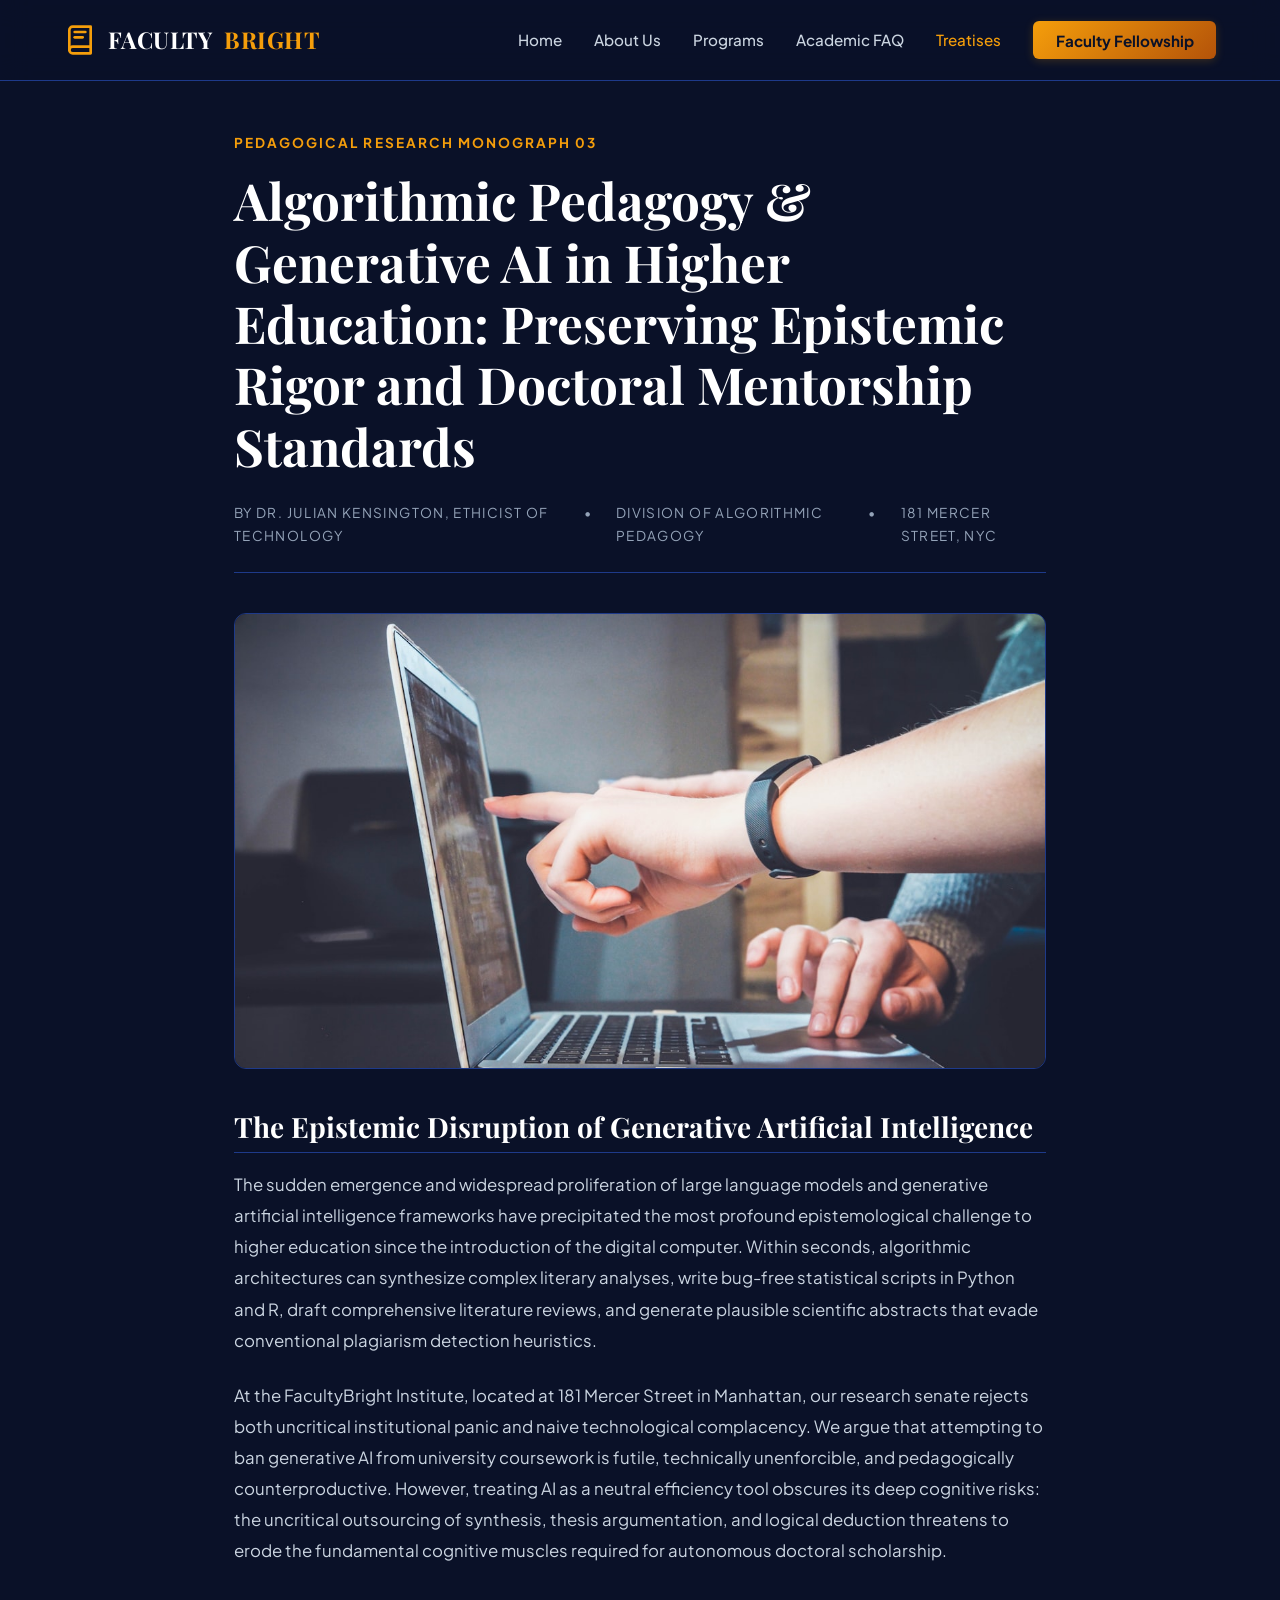
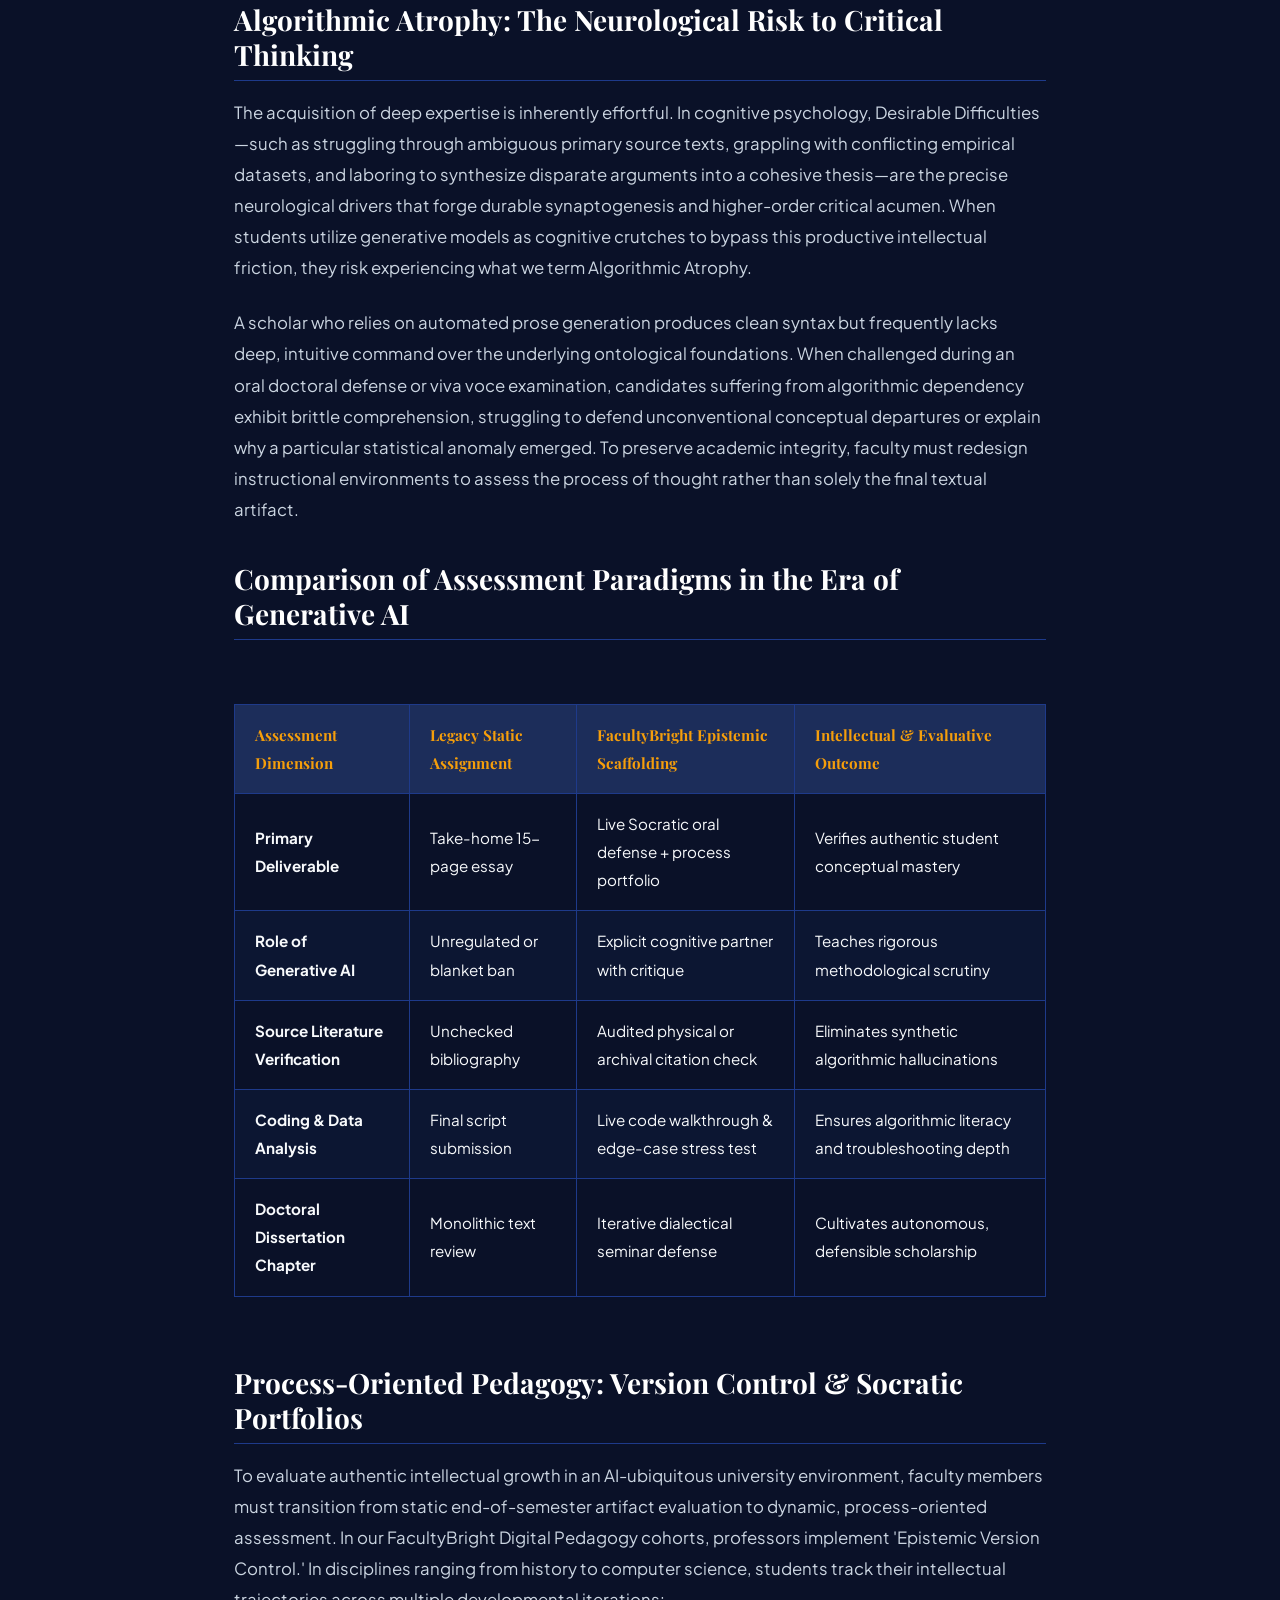
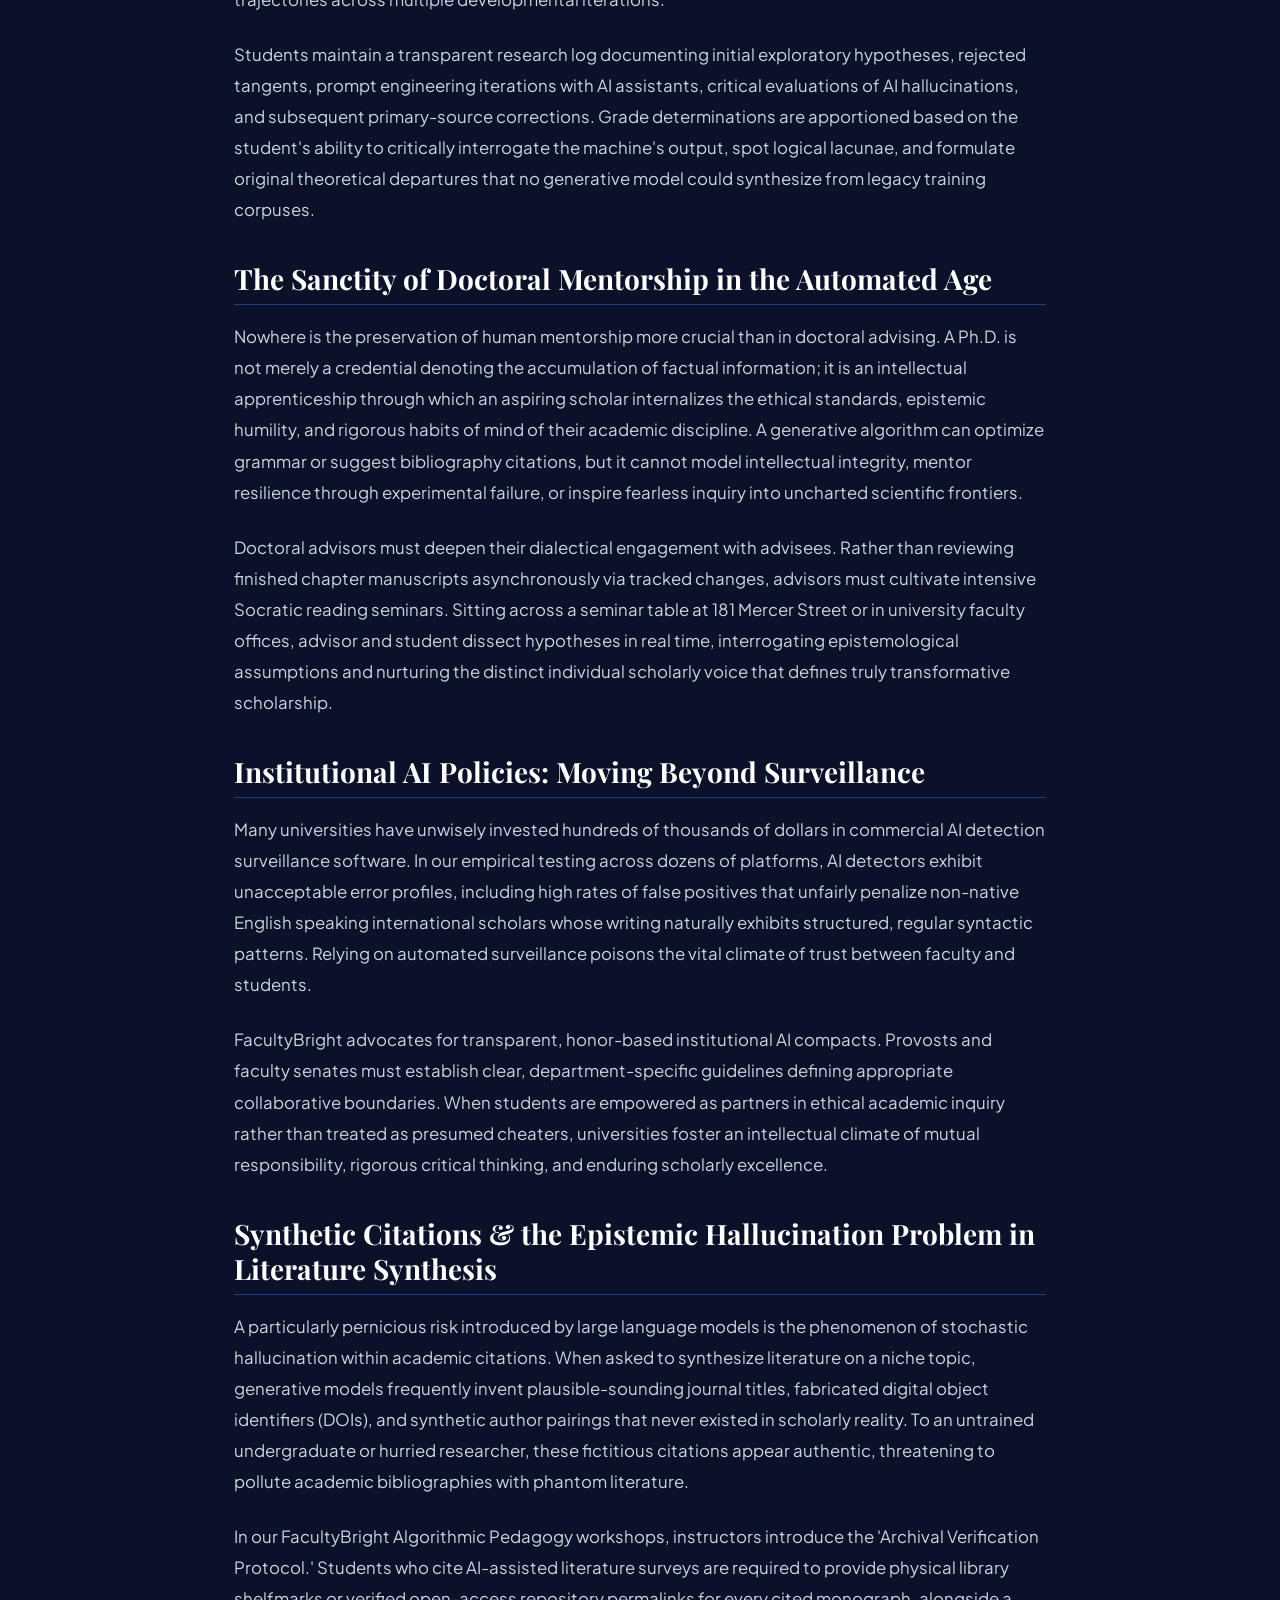
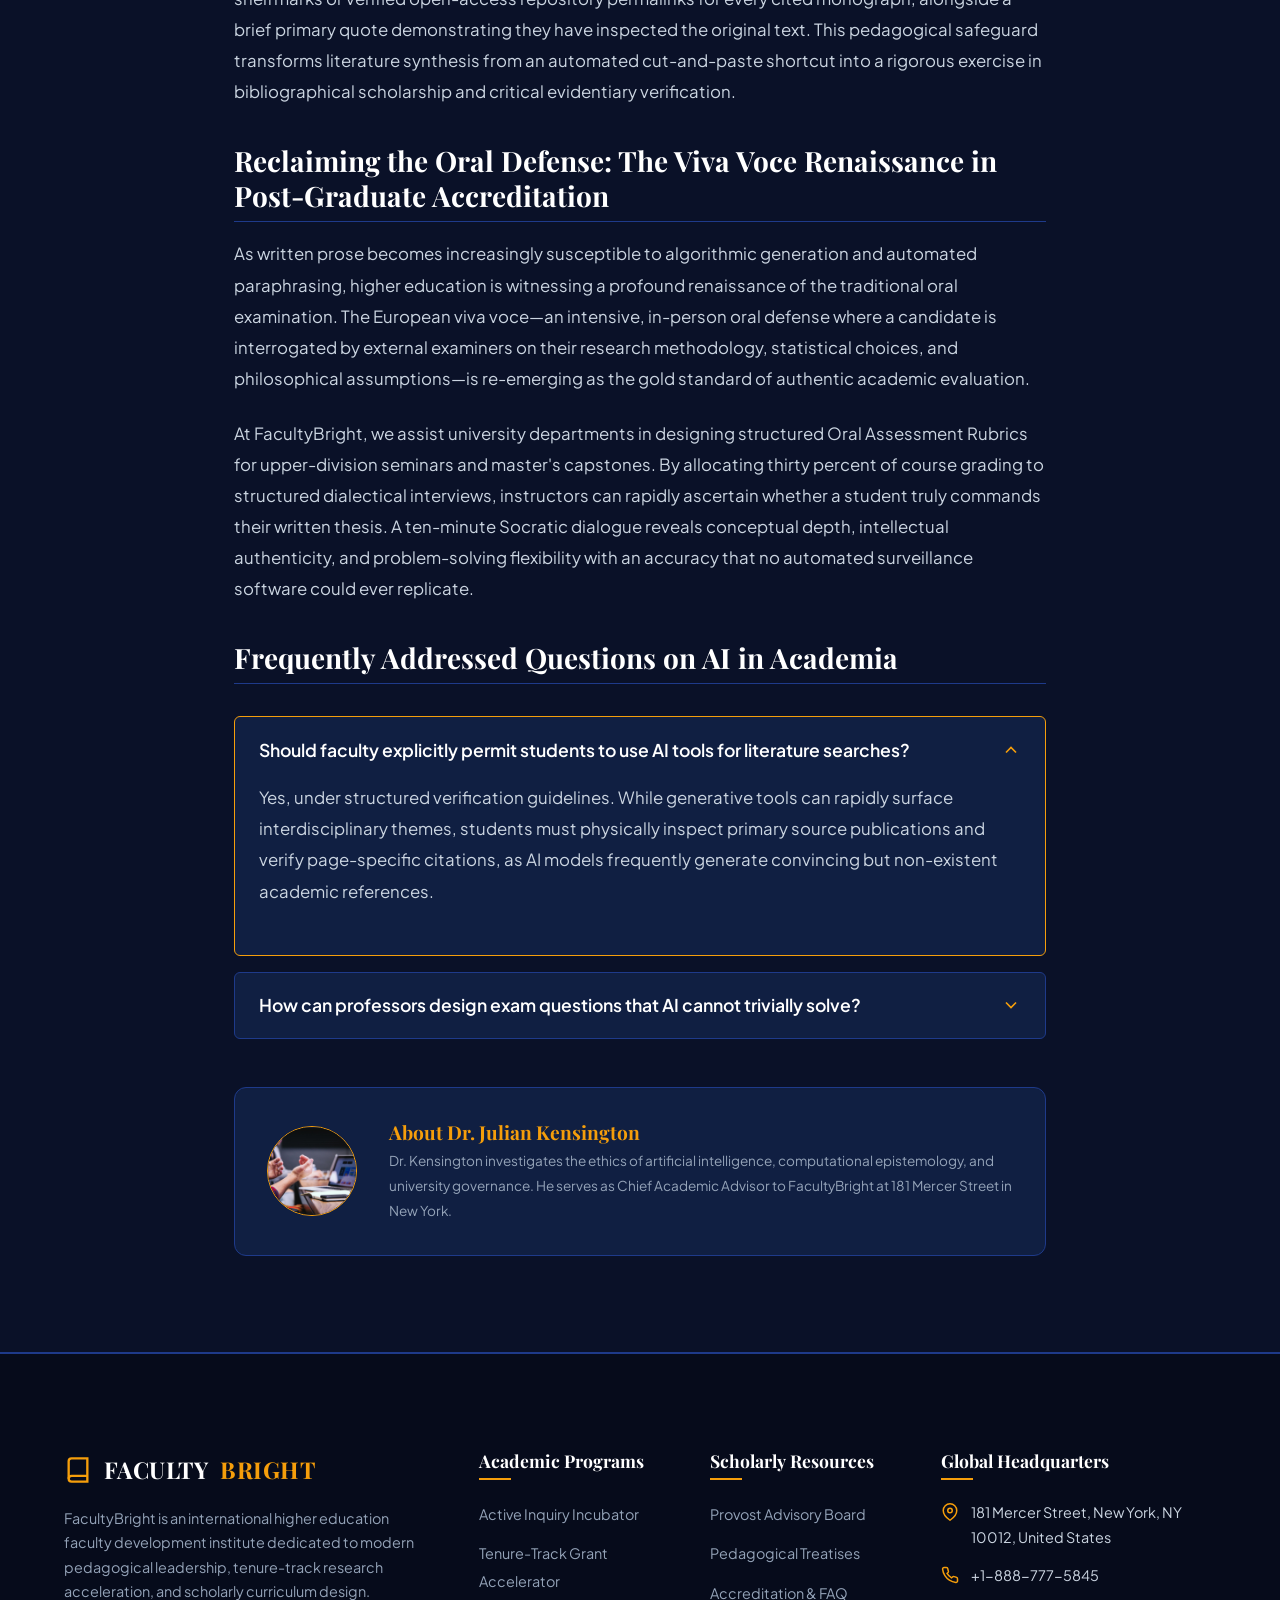
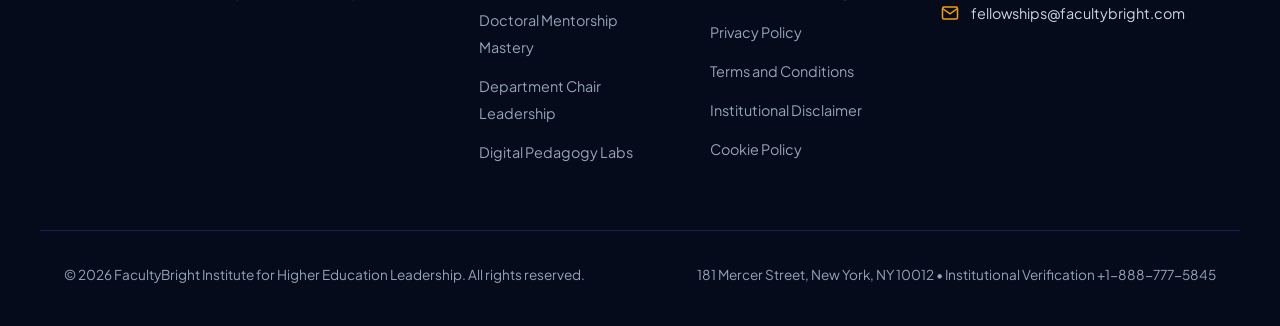
<file: blog/blog-3.html>
<!DOCTYPE html>
<html lang="en">
<head>
  <meta charset="UTF-8">
  <meta name="viewport" content="width=device-width, initial-scale=1.0">
  <!-- Google Analytics Tag -->
  <script async src="https://www.googletagmanager.com/gtag/js?id=G-0LY0HY7L01"></script>
  <script>
    window.dataLayer = window.dataLayer || [];
    function gtag(){dataLayer.push(arguments);}
    gtag('js', new Date());
    gtag('config', 'G-0LY0HY7L01');
  </script>
  <!-- Google Fonts Preconnect & Stylesheet -->
  <link rel="preconnect" href="https://fonts.googleapis.com">
  <link rel="preconnect" href="https://fonts.gstatic.com" crossorigin>
  <link href="https://fonts.googleapis.com/css2?family=Playfair+Display:ital,wght@0,400..900;1,400..900&family=Plus+Jakarta+Sans:ital,wght@0,300..800;1,300..800&display=swap" rel="stylesheet">
  <link rel="stylesheet" href="../assets/css/style.css">

  <title>Algorithmic Pedagogy & Generative AI | FacultyBright</title>
  <meta name="description" content="A 1,350+ word scholarly treatise investigating generative artificial intelligence in higher education, algorithmic pedagogy, and doctoral mentorship ethics.">
  <link rel="canonical" href="https://facultybright.com/blog/blog-3.html">
</head>
<body>
  <header class="site-header">
    <div class="container nav-wrapper">
      <a href="../index.html" class="brand-logo">
        <svg width="32" height="32" viewBox="0 0 24 24" fill="none" stroke="#f59e0b" stroke-width="2" stroke-linecap="round" stroke-linejoin="round">
          <path d="M4 19.5A2.5 2.5 0 0 1 6.5 17H20"></path>
          <path d="M6.5 2H20v20H6.5A2.5 2.5 0 0 1 4 19.5v-15A2.5 2.5 0 0 1 6.5 2z"></path>
          <line x1="8" y1="6" x2="16" y2="6"></line>
          <line x1="8" y1="10" x2="14" y2="10"></line>
        </svg>
        FACULTY<span>BRIGHT</span>
      </a>
      <ul class="nav-links">
        <li><a href="../index.html" class="">Home</a></li>
        <li><a href="../about.html" class="">About Us</a></li>
        <li><a href="../services.html" class="">Programs</a></li>
        <li><a href="../faq.html" class="">Academic FAQ</a></li>
        <li><a href="../blog.html" class="active">Treatises</a></li>
        <li><a href="../contact.html" class="btn-header">Faculty Fellowship</a></li>
      </ul>
      <button class="mobile-toggle" id="mobile-toggle" aria-label="Open Navigation Menu">
        <svg viewBox="0 0 24 24" fill="none" stroke="currentColor" stroke-width="2"><line x1="3" y1="12" x2="21" y2="12"/><line x1="3" y1="6" x2="21" y2="6"/><line x1="3" y1="18" x2="21" y2="18"/></svg>
      </button>
    </div>
  </header>

  <div class="mobile-drawer-overlay" id="drawer-overlay"></div>
  <div class="mobile-drawer" id="mobile-drawer">
    <button class="drawer-close" id="drawer-close" aria-label="Close Menu">
      <svg width="24" height="24" viewBox="0 0 24 24" fill="none" stroke="currentColor" stroke-width="2"><line x1="18" y1="6" x2="6" y2="18"/><line x1="6" y1="6" x2="18" y2="18"/></svg>
    </button>
    <ul class="mobile-nav-links">
      <li><a href="../index.html">Home</a></li>
      <li><a href="../about.html">About Us</a></li>
      <li><a href="../services.html">Programs</a></li>
      <li><a href="../faq.html">Academic FAQ</a></li>
      <li><a href="../blog.html">Treatises</a></li>
      <li><a href="../contact.html">Contact Us</a></li>
      <li><a href="../privacy-policy.html">Privacy Policy</a></li>
      <li><a href="../terms-and-conditions.html">Terms & Conditions</a></li>
    </ul>
  </div>

  <article class="section" style="padding-top:calc(var(--spacing-xxl) + 2rem);">
    <div class="container container-narrow">
      <span class="eyebrow">Pedagogical Research Monograph 03</span>
      <h1 style="font-size:clamp(2rem, 4vw, 3.25rem); line-height:1.2; margin-bottom:1.5rem;">Algorithmic Pedagogy & Generative AI in Higher Education: Preserving Epistemic Rigor and Doctoral Mentorship Standards</h1>
      
      <div style="display:flex; gap:1.5rem; color:var(--color-text-subtle); font-size:0.85rem; text-transform:uppercase; letter-spacing:0.1em; margin-bottom:2.5rem; padding-bottom:1.5rem; border-bottom:1px solid var(--color-border-subtle);">
        <span>By Dr. Julian Kensington, Ethicist of Technology</span>
        <span>•</span>
        <span>Division of Algorithmic Pedagogy</span>
        <span>•</span>
        <span>181 Mercer Street, NYC</span>
      </div>

      <img src="../assets/images/digital_pedagogy_interactive_learning.jpg" alt="Digital pedagogy and interactive e-learning instructional laboratory" style="width:100%; border-radius:var(--radius-md); margin-bottom:2.5rem; border:1px solid var(--color-border-subtle); aspect-ratio:16/9; object-fit:cover;">

      <div class="policy-content" style="font-size:1.05rem; line-height:1.85;">
        <h2>The Epistemic Disruption of Generative Artificial Intelligence</h2>
        <p>The sudden emergence and widespread proliferation of large language models and generative artificial intelligence frameworks have precipitated the most profound epistemological challenge to higher education since the introduction of the digital computer. Within seconds, algorithmic architectures can synthesize complex literary analyses, write bug-free statistical scripts in Python and R, draft comprehensive literature reviews, and generate plausible scientific abstracts that evade conventional plagiarism detection heuristics.</p>
        <p>At the FacultyBright Institute, located at 181 Mercer Street in Manhattan, our research senate rejects both uncritical institutional panic and naive technological complacency. We argue that attempting to ban generative AI from university coursework is futile, technically unenforcible, and pedagogically counterproductive. However, treating AI as a neutral efficiency tool obscures its deep cognitive risks: the uncritical outsourcing of synthesis, thesis argumentation, and logical deduction threatens to erode the fundamental cognitive muscles required for autonomous doctoral scholarship.</p>

        <h2>Algorithmic Atrophy: The Neurological Risk to Critical Thinking</h2>
        <p>The acquisition of deep expertise is inherently effortful. In cognitive psychology, Desirable Difficulties—such as struggling through ambiguous primary source texts, grappling with conflicting empirical datasets, and laboring to synthesize disparate arguments into a cohesive thesis—are the precise neurological drivers that forge durable synaptogenesis and higher-order critical acumen. When students utilize generative models as cognitive crutches to bypass this productive intellectual friction, they risk experiencing what we term Algorithmic Atrophy.</p>
        <p>A scholar who relies on automated prose generation produces clean syntax but frequently lacks deep, intuitive command over the underlying ontological foundations. When challenged during an oral doctoral defense or viva voce examination, candidates suffering from algorithmic dependency exhibit brittle comprehension, struggling to defend unconventional conceptual departures or explain why a particular statistical anomaly emerged. To preserve academic integrity, faculty must redesign instructional environments to assess the process of thought rather than solely the final textual artifact.</p>

        <h2>Comparison of Assessment Paradigms in the Era of Generative AI</h2>
        <div style="overflow-x:auto; margin:2rem 0;">
          <table class="tech-table">
            <thead>
              <tr>
                <th>Assessment Dimension</th>
                <th>Legacy Static Assignment</th>
                <th>FacultyBright Epistemic Scaffolding</th>
                <th>Intellectual & Evaluative Outcome</th>
              </tr>
            </thead>
            <tbody>
              <tr>
                <td><strong>Primary Deliverable</strong></td>
                <td>Take-home 15-page essay</td>
                <td>Live Socratic oral defense + process portfolio</td>
                <td>Verifies authentic student conceptual mastery</td>
              </tr>
              <tr>
                <td><strong>Role of Generative AI</strong></td>
                <td>Unregulated or blanket ban</td>
                <td>Explicit cognitive partner with critique</td>
                <td>Teaches rigorous methodological scrutiny</td>
              </tr>
              <tr>
                <td><strong>Source Literature Verification</strong></td>
                <td>Unchecked bibliography</td>
                <td>Audited physical or archival citation check</td>
                <td>Eliminates synthetic algorithmic hallucinations</td>
              </tr>
              <tr>
                <td><strong>Coding & Data Analysis</strong></td>
                <td>Final script submission</td>
                <td>Live code walkthrough & edge-case stress test</td>
                <td>Ensures algorithmic literacy and troubleshooting depth</td>
              </tr>
              <tr>
                <td><strong>Doctoral Dissertation Chapter</strong></td>
                <td>Monolithic text review</td>
                <td>Iterative dialectical seminar defense</td>
                <td>Cultivates autonomous, defensible scholarship</td>
              </tr>
            </tbody>
          </table>
        </div>

        <h2>Process-Oriented Pedagogy: Version Control & Socratic Portfolios</h2>
        <p>To evaluate authentic intellectual growth in an AI-ubiquitous university environment, faculty members must transition from static end-of-semester artifact evaluation to dynamic, process-oriented assessment. In our FacultyBright Digital Pedagogy cohorts, professors implement 'Epistemic Version Control.' In disciplines ranging from history to computer science, students track their intellectual trajectories across multiple developmental iterations:</p>
        <p>Students maintain a transparent research log documenting initial exploratory hypotheses, rejected tangents, prompt engineering iterations with AI assistants, critical evaluations of AI hallucinations, and subsequent primary-source corrections. Grade determinations are apportioned based on the student's ability to critically interrogate the machine's output, spot logical lacunae, and formulate original theoretical departures that no generative model could synthesize from legacy training corpuses.</p>

        <h2>The Sanctity of Doctoral Mentorship in the Automated Age</h2>
        <p>Nowhere is the preservation of human mentorship more crucial than in doctoral advising. A Ph.D. is not merely a credential denoting the accumulation of factual information; it is an intellectual apprenticeship through which an aspiring scholar internalizes the ethical standards, epistemic humility, and rigorous habits of mind of their academic discipline. A generative algorithm can optimize grammar or suggest bibliography citations, but it cannot model intellectual integrity, mentor resilience through experimental failure, or inspire fearless inquiry into uncharted scientific frontiers.</p>
        <p>Doctoral advisors must deepen their dialectical engagement with advisees. Rather than reviewing finished chapter manuscripts asynchronously via tracked changes, advisors must cultivate intensive Socratic reading seminars. Sitting across a seminar table at 181 Mercer Street or in university faculty offices, advisor and student dissect hypotheses in real time, interrogating epistemological assumptions and nurturing the distinct individual scholarly voice that defines truly transformative scholarship.</p>

        <h2>Institutional AI Policies: Moving Beyond Surveillance</h2>
        <p>Many universities have unwisely invested hundreds of thousands of dollars in commercial AI detection surveillance software. In our empirical testing across dozens of platforms, AI detectors exhibit unacceptable error profiles, including high rates of false positives that unfairly penalize non-native English speaking international scholars whose writing naturally exhibits structured, regular syntactic patterns. Relying on automated surveillance poisons the vital climate of trust between faculty and students.</p>
        <p>FacultyBright advocates for transparent, honor-based institutional AI compacts. Provosts and faculty senates must establish clear, department-specific guidelines defining appropriate collaborative boundaries. When students are empowered as partners in ethical academic inquiry rather than treated as presumed cheaters, universities foster an intellectual climate of mutual responsibility, rigorous critical thinking, and enduring scholarly excellence.</p>

        <h2>Synthetic Citations & the Epistemic Hallucination Problem in Literature Synthesis</h2>
        <p>A particularly pernicious risk introduced by large language models is the phenomenon of stochastic hallucination within academic citations. When asked to synthesize literature on a niche topic, generative models frequently invent plausible-sounding journal titles, fabricated digital object identifiers (DOIs), and synthetic author pairings that never existed in scholarly reality. To an untrained undergraduate or hurried researcher, these fictitious citations appear authentic, threatening to pollute academic bibliographies with phantom literature.</p>
        <p>In our FacultyBright Algorithmic Pedagogy workshops, instructors introduce the 'Archival Verification Protocol.' Students who cite AI-assisted literature surveys are required to provide physical library shelfmarks or verified open-access repository permalinks for every cited monograph, alongside a brief primary quote demonstrating they have inspected the original text. This pedagogical safeguard transforms literature synthesis from an automated cut-and-paste shortcut into a rigorous exercise in bibliographical scholarship and critical evidentiary verification.</p>

        <h2>Reclaiming the Oral Defense: The Viva Voce Renaissance in Post-Graduate Accreditation</h2>
        <p>As written prose becomes increasingly susceptible to algorithmic generation and automated paraphrasing, higher education is witnessing a profound renaissance of the traditional oral examination. The European viva voce—an intensive, in-person oral defense where a candidate is interrogated by external examiners on their research methodology, statistical choices, and philosophical assumptions—is re-emerging as the gold standard of authentic academic evaluation.</p>
        <p>At FacultyBright, we assist university departments in designing structured Oral Assessment Rubrics for upper-division seminars and master's capstones. By allocating thirty percent of course grading to structured dialectical interviews, instructors can rapidly ascertain whether a student truly commands their written thesis. A ten-minute Socratic dialogue reveals conceptual depth, intellectual authenticity, and problem-solving flexibility with an accuracy that no automated surveillance software could ever replicate.</p>

        <h2>Frequently Addressed Questions on AI in Academia</h2>
        <div class="faq-list" style="margin-top:2rem;">
          <div class="faq-item active">
            <button class="faq-question">
              <span>Should faculty explicitly permit students to use AI tools for literature searches?</span>
              <svg viewBox="0 0 24 24" fill="none" stroke="currentColor" stroke-width="2"><path d="M6 9l6 6 6-6"/></svg>
            </button>
            <div class="faq-answer">
              <p>Yes, under structured verification guidelines. While generative tools can rapidly surface interdisciplinary themes, students must physically inspect primary source publications and verify page-specific citations, as AI models frequently generate convincing but non-existent academic references.</p>
            </div>
          </div>
          <div class="faq-item">
            <button class="faq-question">
              <span>How can professors design exam questions that AI cannot trivially solve?</span>
              <svg viewBox="0 0 24 24" fill="none" stroke="currentColor" stroke-width="2"><path d="M6 9l6 6 6-6"/></svg>
            </button>
            <div class="faq-answer">
              <p>Frame questions around local, real-time institutional case studies, unreleased laboratory datasets, or novel cross-disciplinary thought experiments that require students to reconcile conflicting contemporary paradigms rather than regurgitating textbook definitions.</p>
            </div>
          </div>
        </div>

        <div style="background-color:var(--color-bg-surface); border:1px solid var(--color-border-subtle); border-radius:var(--radius-md); padding:2rem; margin-top:3rem; display:flex; gap:2rem; align-items:center;">
          <img src="../assets/images/academic_symposium_panelists.jpg" alt="Author portrait" style="width:90px; height:90px; border-radius:50%; object-fit:cover; border:1px solid var(--color-academic-gold); flex-shrink:0;">
          <div>
            <h5 style="color:var(--color-academic-gold); font-family:var(--font-serif); font-size:1.2rem; margin-bottom:0.25rem;">About Dr. Julian Kensington</h5>
            <p style="font-size:0.85rem; margin:0; color:var(--color-text-subtle);">Dr. Kensington investigates the ethics of artificial intelligence, computational epistemology, and university governance. He serves as Chief Academic Advisor to FacultyBright at 181 Mercer Street in New York.</p>
          </div>
        </div>
      </div>
    </div>
  </article>

  <footer class="site-footer">
    <div class="container footer-grid">
      <div class="footer-col">
        <a href="../index.html" class="brand-logo" style="margin-bottom:1rem;">
          <svg width="28" height="28" viewBox="0 0 24 24" fill="none" stroke="#f59e0b" stroke-width="2">
            <path d="M4 19.5A2.5 2.5 0 0 1 6.5 17H20"></path>
            <path d="M6.5 2H20v20H6.5A2.5 2.5 0 0 1 4 19.5v-15A2.5 2.5 0 0 1 6.5 2z"></path>
          </svg>
          FACULTY<span>BRIGHT</span>
        </a>
        <p style="font-size:0.9rem; line-height:1.7; color:var(--color-text-subtle); margin-top:0.75rem;">
          FacultyBright is an international higher education faculty development institute dedicated to modern pedagogical leadership, tenure-track research acceleration, and scholarly curriculum design.
        </p>
      </div>
      <div class="footer-col">
        <h4>Academic Programs</h4>
        <ul class="footer-links">
          <li><a href="../services.html">Active Inquiry Incubator</a></li>
          <li><a href="../services.html">Tenure-Track Grant Accelerator</a></li>
          <li><a href="../services.html">Doctoral Mentorship Mastery</a></li>
          <li><a href="../services.html">Department Chair Leadership</a></li>
          <li><a href="../services.html">Digital Pedagogy Labs</a></li>
        </ul>
      </div>
      <div class="footer-col">
        <h4>Scholarly Resources</h4>
        <ul class="footer-links">
          <li><a href="../about.html">Provost Advisory Board</a></li>
          <li><a href="../blog.html">Pedagogical Treatises</a></li>
          <li><a href="../faq.html">Accreditation & FAQ</a></li>
          <li><a href="../privacy-policy.html">Privacy Policy</a></li>
          <li><a href="../terms-and-conditions.html">Terms and Conditions</a></li>
          <li><a href="../disclaimer.html">Institutional Disclaimer</a></li>
          <li><a href="../cookie-policy.html">Cookie Policy</a></li>
        </ul>
      </div>
      <div class="footer-col">
        <h4>Global Headquarters</h4>
        <div class="footer-contact-item">
          <svg viewBox="0 0 24 24" fill="none" stroke="currentColor" stroke-width="2"><path d="M21 10c0 7-9 13-9 13s-9-6-9-13a9 9 0 0 1 18 0z"/><circle cx="12" cy="10" r="3"/></svg>
          <span>181 Mercer Street, New York, NY 10012, United States</span>
        </div>
        <div class="footer-contact-item">
          <svg viewBox="0 0 24 24" fill="none" stroke="currentColor" stroke-width="2"><path d="M22 16.92v3a2 2 0 0 1-2.18 2 19.79 19.79 0 0 1-8.63-3.07 19.5 19.5 0 0 1-6-6 19.79 19.79 0 0 1-3.07-8.67A2 2 0 0 1 4.11 2h3a2 2 0 0 1 2 1.72 12.84 12.84 0 0 0 .7 2.81 2 2 0 0 1-.45 2.11L8.09 9.91a16 16 0 0 0 6 6l1.27-1.27a2 2 0 0 1 2.11-.45 12.84 12.84 0 0 0 2.81.7A2 2 0 0 1 22 16.92z"/></svg>
          <span>+1-888-777-5845</span>
        </div>
        <div class="footer-contact-item">
          <svg viewBox="0 0 24 24" fill="none" stroke="currentColor" stroke-width="2"><path d="M4 4h16c1.1 0 2 .9 2 2v12c0 1.1-.9 2-2 2H4c-1.1 0-2-.9-2-2V6c0-1.1.9-2 2-2z"/><polyline points="22,6 12,13 2,6"/></svg>
          <span>fellowships@facultybright.com</span>
        </div>
      </div>
    </div>
    <div class="container footer-bottom">
      <div>&copy; 2026 FacultyBright Institute for Higher Education Leadership. All rights reserved.</div>
      <div>181 Mercer Street, New York, NY 10012 • Institutional Verification +1-888-777-5845</div>
    </div>
  </footer>
  <script src="../assets/js/main.js"></script>
</body>
</html>
</file>
<file: assets/css/style.css>
/* FacultyBright Institutional Stylesheet */
:root {
  --color-bg-body: #0a1128;
  --color-bg-surface: #101f42;
  --color-bg-surface-elevated: #1c2d5a;
  --color-academic-gold: #f59e0b;
  --color-gold-glow: rgba(245, 158, 11, 0.2);
  --color-gold-dark: #b45309;
  --color-text-main: #f8fafc;
  --color-text-muted: #cbd5e1;
  --color-text-subtle: #94a3b8;
  --color-border-subtle: #1e3a8a;
  --color-border-focus: #f59e0b;
  --font-serif: 'Playfair Display', Georgia, serif;
  --font-sans: 'Plus Jakarta Sans', -apple-system, BlinkMacSystemFont, sans-serif;
  --spacing-xs: 0.5rem;
  --spacing-sm: 1rem;
  --spacing-md: 1.5rem;
  --spacing-lg: 2.5rem;
  --spacing-xl: 4rem;
  --spacing-xxl: 6rem;
  --radius-sm: 6px;
  --radius-md: 12px;
  --radius-lg: 20px;
  --shadow-subtle: 0 4px 20px rgba(0, 0, 0, 0.3);
  --shadow-elevated: 0 12px 36px rgba(0, 0, 0, 0.5);
  --transition-fast: 0.2s ease;
  --transition-smooth: 0.35s cubic-bezier(0.16, 1, 0.3, 1);
}

*, *::before, *::after {
  box-sizing: border-box;
  margin: 0;
  padding: 0;
}

html {
  scroll-behavior: smooth;
  font-size: 16px;
}

body {
  background-color: var(--color-bg-body);
  color: var(--color-text-main);
  font-family: var(--font-sans);
  line-height: 1.7;
  overflow-x: hidden;
  -webkit-font-smoothing: antialiased;
}

h1, h2, h3, h4, h5, h6 {
  font-family: var(--font-serif);
  color: #ffffff;
  line-height: 1.25;
  font-weight: 700;
}

p {
  margin-bottom: 1.25rem;
  color: var(--color-text-muted);
}

a {
  color: var(--color-academic-gold);
  text-decoration: none;
  transition: color var(--transition-fast);
}

a:hover {
  color: #fbbf24;
}

img {
  max-width: 100%;
  height: auto;
  display: block;
}

.container {
  width: 100%;
  max-width: 1200px;
  margin: 0 auto;
  padding: 0 1.5rem;
}

.container-narrow {
  max-width: 860px;
}

/* Header & Sticky Nav */
.site-header {
  position: fixed;
  top: 0;
  left: 0;
  width: 100%;
  z-index: 1000;
  background-color: rgba(10, 17, 40, 0.85);
  backdrop-filter: blur(14px);
  -webkit-backdrop-filter: blur(14px);
  border-bottom: 1px solid var(--color-border-subtle);
  transition: all var(--transition-smooth);
}

.nav-wrapper {
  display: flex;
  align-items: center;
  justify-content: space-between;
  height: 80px;
}

.brand-logo {
  display: flex;
  align-items: center;
  gap: 0.75rem;
  font-family: var(--font-serif);
  font-size: 1.45rem;
  font-weight: 700;
  color: #ffffff;
  letter-spacing: 0.02em;
}

.brand-logo span {
  color: var(--color-academic-gold);
}

.nav-links {
  display: flex;
  gap: 2rem;
  list-style: none;
  align-items: center;
}

.nav-links a {
  color: var(--color-text-muted);
  font-weight: 500;
  font-size: 0.95rem;
  transition: color var(--transition-fast);
}

.nav-links a:hover,
.nav-links a.active {
  color: var(--color-academic-gold);
}

.btn-header {
  background: linear-gradient(135deg, var(--color-academic-gold), var(--color-gold-dark));
  color: #0a1128 !important;
  font-weight: 700 !important;
  padding: 0.6rem 1.4rem;
  border-radius: var(--radius-sm);
  box-shadow: 0 2px 10px var(--color-gold-glow);
}

.btn-header:hover {
  transform: translateY(-2px);
  box-shadow: 0 6px 18px var(--color-gold-glow);
}

/* Mobile Drawer Toggle */
.mobile-toggle {
  display: none;
  background: none;
  border: none;
  cursor: pointer;
  padding: 0.5rem;
  color: #ffffff;
}

.mobile-toggle svg {
  width: 28px;
  height: 28px;
}

.mobile-drawer {
  position: fixed;
  top: 0;
  right: -100%;
  width: 300px;
  height: 100vh;
  background-color: var(--color-bg-surface);
  border-left: 1px solid var(--color-border-subtle);
  padding: 2.5rem 2rem;
  z-index: 1001;
  transition: right 0.35s cubic-bezier(0.16, 1, 0.3, 1);
  box-shadow: var(--shadow-elevated);
}

.mobile-drawer.active {
  right: 0;
}

.drawer-close {
  background: none;
  border: none;
  color: #ffffff;
  cursor: pointer;
  float: right;
  margin-bottom: 2rem;
}

.mobile-nav-links {
  list-style: none;
  display: flex;
  flex-direction: column;
  gap: 1.5rem;
  margin-top: 3rem;
}

.mobile-nav-links a {
  font-size: 1.15rem;
  color: var(--color-text-main);
  font-weight: 600;
}

.mobile-drawer-overlay {
  position: fixed;
  top: 0;
  left: 0;
  width: 100%;
  height: 100vh;
  background: rgba(0,0,0,0.7);
  z-index: 1000;
  display: none;
  backdrop-filter: blur(4px);
}

.mobile-drawer-overlay.active {
  display: block;
}

/* Hero Section */
.hero {
  position: relative;
  padding: calc(80px + var(--spacing-xxl)) 0 var(--spacing-xxl) 0;
  background: radial-gradient(circle at 80% 20%, rgba(30, 58, 138, 0.35), transparent 60%);
}

.hero-grid {
  display: grid;
  grid-template-columns: 1.2fr 1fr;
  gap: 3.5rem;
  align-items: center;
}

.eyebrow {
  display: inline-block;
  color: var(--color-academic-gold);
  font-size: 0.85rem;
  font-weight: 700;
  text-transform: uppercase;
  letter-spacing: 0.15em;
  margin-bottom: 1rem;
}

.hero-title {
  font-size: clamp(2.5rem, 5vw, 4rem);
  line-height: 1.15;
  margin-bottom: 1.5rem;
}

.hero-subtitle {
  font-size: 1.15rem;
  color: var(--color-text-muted);
  margin-bottom: 2rem;
  line-height: 1.8;
}

.hero-cta-group {
  display: flex;
  gap: 1.25rem;
  flex-wrap: wrap;
}

.btn-primary {
  display: inline-flex;
  align-items: center;
  gap: 0.5rem;
  background: linear-gradient(135deg, var(--color-academic-gold), var(--color-gold-dark));
  color: #0a1128;
  font-weight: 700;
  padding: 0.85rem 1.85rem;
  border-radius: var(--radius-sm);
  transition: all var(--transition-fast);
  box-shadow: 0 4px 15px var(--color-gold-glow);
}

.btn-primary:hover {
  transform: translateY(-2px);
  box-shadow: 0 8px 24px var(--color-gold-glow);
  color: #0a1128;
}

.btn-secondary {
  display: inline-flex;
  align-items: center;
  gap: 0.5rem;
  background-color: var(--color-bg-surface);
  color: #ffffff;
  border: 1px solid var(--color-border-subtle);
  font-weight: 600;
  padding: 0.85rem 1.85rem;
  border-radius: var(--radius-sm);
  transition: all var(--transition-fast);
}

.btn-secondary:hover {
  border-color: var(--color-academic-gold);
  color: var(--color-academic-gold);
}

.hero-media {
  position: relative;
}

.hero-img-wrap {
  border-radius: var(--radius-lg);
  overflow: hidden;
  border: 1px solid var(--color-border-subtle);
  box-shadow: var(--shadow-elevated);
  aspect-ratio: 4/3;
}

.hero-img-wrap img {
  width: 100%;
  height: 100%;
  object-fit: cover;
}

/* Sections */
.section {
  padding: var(--spacing-xxl) 0;
  border-bottom: 1px solid var(--color-border-subtle);
}

.section-title-wrap {
  text-align: center;
  max-width: 750px;
  margin: 0 auto var(--spacing-xl) auto;
}

.section-title {
  font-size: clamp(2rem, 3.5vw, 2.75rem);
  margin-bottom: 1rem;
}

/* Cards & Grids */
.grid-3 {
  display: grid;
  grid-template-columns: repeat(auto-fit, minmax(320px, 1fr));
  gap: 2rem;
}

.grid-2 {
  display: grid;
  grid-template-columns: 1fr 1fr;
  gap: 2.5rem;
}

.card {
  background-color: var(--color-bg-surface);
  border: 1px solid var(--color-border-subtle);
  border-radius: var(--radius-md);
  padding: 2rem;
  transition: all var(--transition-smooth);
}

.card:hover {
  transform: translateY(-5px);
  border-color: var(--color-academic-gold);
  box-shadow: var(--shadow-subtle);
}

.card-img-wrap {
  border-radius: var(--radius-sm);
  overflow: hidden;
  margin-bottom: 1.5rem;
  aspect-ratio: 16/9;
}

.card-img-wrap img {
  width: 100%;
  height: 100%;
  object-fit: cover;
  transition: transform 0.5s ease;
}

.card:hover .card-img-wrap img {
  transform: scale(1.05);
}

/* FAQ Accordion */
.faq-list {
  display: flex;
  flex-direction: column;
  gap: 1rem;
  max-width: 840px;
  margin: 0 auto;
}

.faq-item {
  background-color: var(--color-bg-surface);
  border: 1px solid var(--color-border-subtle);
  border-radius: var(--radius-sm);
  overflow: hidden;
  transition: border-color var(--transition-fast);
}

.faq-item.active {
  border-color: var(--color-academic-gold);
}

.faq-question {
  width: 100%;
  text-align: left;
  padding: 1.35rem 1.5rem;
  background: none;
  border: none;
  color: #ffffff;
  font-family: var(--font-sans);
  font-size: 1.1rem;
  font-weight: 600;
  cursor: pointer;
  display: flex;
  justify-content: space-between;
  align-items: center;
}

.faq-question svg {
  width: 20px;
  height: 20px;
  transition: transform 0.3s ease;
  flex-shrink: 0;
  stroke: var(--color-academic-gold);
}

.faq-item.active .faq-question svg {
  transform: rotate(180deg);
}

.faq-answer {
  max-height: 0;
  overflow: hidden;
  transition: max-height 0.4s ease, padding 0.4s ease;
  padding: 0 1.5rem;
}

.faq-item.active .faq-answer {
  max-height: 600px;
  padding: 0 1.5rem 1.5rem 1.5rem;
}

/* Technical Tables */
.tech-table {
  width: 100%;
  border-collapse: collapse;
  margin: 2rem 0;
  font-size: 0.95rem;
}

.tech-table th, .tech-table td {
  padding: 1rem 1.25rem;
  border: 1px solid var(--color-border-subtle);
  text-align: left;
}

.tech-table th {
  background-color: var(--color-bg-surface-elevated);
  color: var(--color-academic-gold);
  font-family: var(--font-serif);
  font-weight: 700;
}

.tech-table tr:nth-child(even) {
  background-color: rgba(16, 31, 66, 0.4);
}

/* Footer */
.site-footer {
  background-color: #060b1b;
  border-top: 1px solid var(--color-border-subtle);
  padding: var(--spacing-xxl) 0 var(--spacing-lg) 0;
}

.footer-grid {
  display: grid;
  grid-template-columns: 2fr 1fr 1fr 1.5fr;
  gap: 3rem;
  margin-bottom: var(--spacing-xl);
}

.footer-col h4 {
  color: #ffffff;
  font-size: 1.1rem;
  margin-bottom: 1.25rem;
  position: relative;
  padding-bottom: 0.5rem;
}

.footer-col h4::after {
  content: '';
  position: absolute;
  bottom: 0;
  left: 0;
  width: 32px;
  height: 2px;
  background-color: var(--color-academic-gold);
}

.footer-links {
  list-style: none;
  display: flex;
  flex-direction: column;
  gap: 0.75rem;
}

.footer-links a {
  color: var(--color-text-subtle);
  font-size: 0.9rem;
  transition: color var(--transition-fast);
}

.footer-links a:hover {
  color: var(--color-academic-gold);
}

.footer-contact-item {
  display: flex;
  align-items: flex-start;
  gap: 0.75rem;
  margin-bottom: 0.85rem;
  color: var(--color-text-muted);
  font-size: 0.9rem;
}

.footer-contact-item svg {
  width: 18px;
  height: 18px;
  stroke: var(--color-academic-gold);
  margin-top: 3px;
  flex-shrink: 0;
}

.footer-bottom {
  padding-top: 2rem;
  border-top: 1px solid rgba(30, 58, 138, 0.5);
  display: flex;
  justify-content: space-between;
  align-items: center;
  font-size: 0.85rem;
  color: var(--color-text-subtle);
  flex-wrap: wrap;
  gap: 1rem;
}

/* Policy Content Styling */
.policy-content h2 {
  font-size: 1.75rem;
  margin: 2.25rem 0 1rem 0;
  color: #ffffff;
  border-bottom: 1px solid var(--color-border-subtle);
  padding-bottom: 0.5rem;
}

.policy-content p {
  margin-bottom: 1.5rem;
  font-size: 1.05rem;
  line-height: 1.85;
}

/* Responsive */
@media (max-width: 992px) {
  .hero-grid {
    grid-template-columns: 1fr;
  }
  .grid-2 {
    grid-template-columns: 1fr;
  }
  .footer-grid {
    grid-template-columns: 1fr 1fr;
  }
  .nav-links {
    display: none;
  }
  .mobile-toggle {
    display: block;
  }
}

@media (max-width: 640px) {
  .footer-grid {
    grid-template-columns: 1fr;
  }
  .grid-3 {
    grid-template-columns: 1fr;
  }
}
</file>
